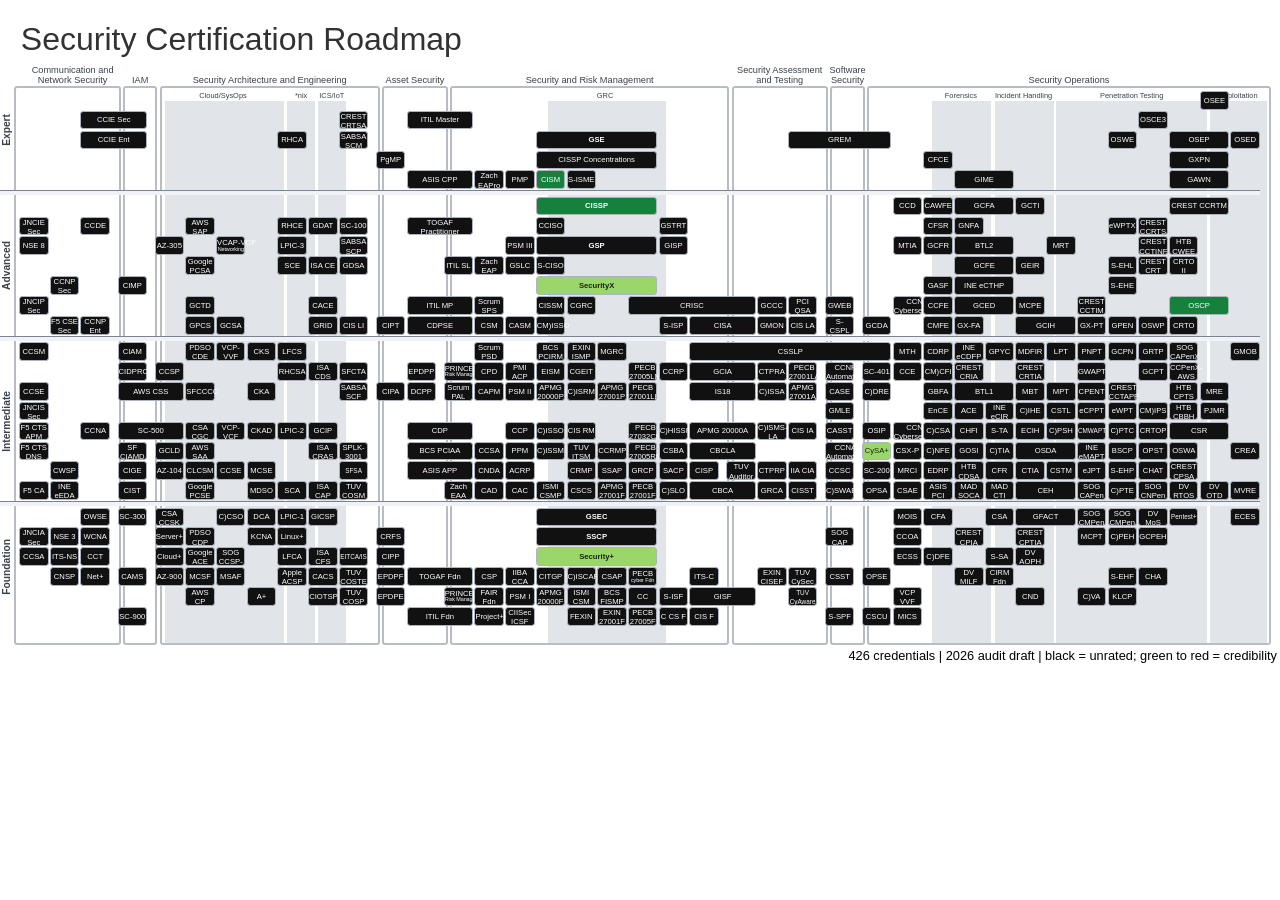
<file: index.html>
<!doctype html>
<html lang="en">
<head><meta charset="utf-8"><meta name="viewport" content="width=device-width, initial-scale=1"><title>Security Certification Roadmap</title></head>
<body>
<style>
    /* Set fill and line colors for certification boxes. dk suffix means "dark" for the line color. */
    :root {
            --green: #70AD47;
            --greendk: #548235;
            --teal: #008080;
            --tealdk: #003F3E;
            --orange: #fa8e36;
            --orangedk: #c06216;
            --orangelt: #fdeada;
            --yellow: #e4ac03;
            --yellowdk: #7F6000;
            --black: #2a2a2a;
            --blackdk: #000000; 
            --blacklt: #d9d9d9;
            --purple: #683e9b;
            --purpledk: #352647;
            --purplelt: #eddbff;
            --skyblue: #6bb3f6;
            --skybluedk: #2665a0;
            --blue: #2e5688;
            --bluedk: #1f3147;
            --bluelt: #dce6f2;
            --red: #c0514d;
            --reddk: #8c3736;
            --redlt: #f2dcdb;
            --magenta: #830083;
            --magentadk: #490e49;
    }

    /* I think this is vestigial April 2022
    .cert-body {
           margin-left: 6vmax;
            margin-right: 6vmax;
    }
    .cert-list {
            margin-left: 8vmax;
            margin-right: 6vmax;
    }
    */

    /* Style for the text at the bottom right of the chart */
    .key {
            color: #000000;
            padding: 0.2vmax;
            font-size: 1vmax;
            text-align: right;
            display: grid;
            grid-template-rows: 1.68vmax;
            grid-column-gap: 0.2vmax;
            grid-gap: 0.1vmax;
    }

    /* Primary style for the chart, which is the parent container for everything else. */
    .certchart {
            background: white;
            color: #323232;
            font-weight: 300;
            margin-top: 1vmax;
            margin-left: 1vmax;
            display: inline-flex;
            align-items: center;
            justify-content: center;
            text-align: center;
            font-family: "Segoe UI", "Calibri", Tahoma, "Geneva", Verdana, sans-serif;
            float: left;
    }
    
    /* Background grid for domain titles and borders */
    .certbg {
            background: #ffffff;
            justify-content: left;
            display: grid;
            position: relative;
            grid-template-columns: [silllevel] 0.8vmax [network] 7.5vmax [iam] 2.65vmax [engineer] 17.2vmax [asset] 5.1vmax [mgmt] 21.8vmax [testing] 7.5vmax [software] 2.7vmax [operations] 31.5vmax;
            grid-template-rows: [domain] 2vmax [chart] 43.7vmax;
            column-gap: 0.2vmax;
            /* row-gap: 0.2vmax; */
            white-space: pre-wrap;
            line-height: 130%;
            left: -0.7vmax;
    }
    
    /* Style for the title text of each domain */
    .domaintitle {
            font-weight: 450;
            font-size: 0.8vmax;
            text-align: center;
            align-content: bottom;
            justify-content: center;
            align-self: flex-end;
            display: flex;
            margin-bottom: 0.1vmax;
    }
    
    /* Styles for each certification domain box. This also allows for the placement of sub-domain shaded boxes. */
    .skilllevelcontainer {
            display: grid;
    }

    .networkcontainer {
            display: grid;
            border: 2px solid var(--green);
            border-radius: 0.25vmax;
    }
    
    .iamcontainer {
            display: grid;
            border: 2px solid var(--teal);
            border-radius: 0.25vmax;
    }
    
    .engineercontainer {
            display: grid;
            border: 2px solid var(--orange);
            border-radius: 0.25vmax;
            grid-template-columns: 2.3vmax 2.3vmax 2.2vmax 2.2vmax 2.2vmax 2.2vmax 2.2vmax;
            grid-template-rows: 1vmax auto;
            column-gap: 0.2vmax;
    }
    
    .assetcontainer {
            display: grid;
            border: 2px solid var(--yellow);
            border-radius: 0.25vmax;
    }
    
    .mgmtcontainer {
            display: grid;
            border: 2px solid var(--black);
            border-radius: 0.25vmax;
            grid-template-columns: 2.2vmax 2.2vmax 2.2vmax 2.2vmax 2.3vmax 2.2vmax 2.2vmax 2.2vmax 2.2vmax;
            grid-template-rows: 1vmax auto;
            column-gap: 0.2vmax;
    }
    
    .testingcontainer {
            display: grid;
            border: 2px solid var(--magenta);
            border-radius: 0.25vmax;
    }
    
    .softwarecontainer {
            display: grid;
            border: 2px solid var(--skyblue);
            border-radius: 0.25vmax;
    }
    
    .operationscontainer {
            display: grid;
            border: 2px solid var(--red);
            border-radius: 0.25vmax;
            grid-template-columns: 2.2vmax 2.2vmax 2.2vmax 2.3vmax 2.2vmax 2.3vmax 2.2vmax 2.2vmax 2.2vmax 2.2vmax 2.2vmax 2.2vmax 2.1vmax;
            grid-template-rows: 1vmax auto;
            column-gap: 0.2vmax;
    }
    
    /* Style for sub-domain titles. Mostly to allow for proper spanning. */
    .subtitle1 {
            font-weight: 400;
            font-size: 0.5vmax;
            text-align: center;
            align-content: bottom;
            justify-content: center;
            align-self: flex-end;
            display: flex;
    }
    
    .subtitle2 {
            font-weight: 400;
            font-size: 0.5vmax;
            text-align: center;
            align-content: bottom;
            justify-content: center;
            align-self: flex-end;
            display: flex;
            grid-column: span 2;
    }
    
    .subtitle3 {
            font-weight: 400;
            font-size: 0.5vmax;
            text-align: center;
            align-content: bottom;
            justify-content: center;
            align-self: flex-end;
            display: flex;
            grid-column: span 3;
    }

    .subtitle4 {
            font-weight: 400;
            font-size: 0.5vmax;
            text-align: center;
            align-content: bottom;
            justify-content: center;
            align-self: flex-end;
            display: flex;
            grid-column: span 4;
    } 
    .subtitle5 {
            font-weight: 400;
            font-size: 0.5vmax;
            text-align: center;
            align-content: bottom;
            justify-content: center;
            align-self: flex-end;
            display: flex;
            grid-column: span 5;
    }
    
    /* Style for certification boxes, separated by domain for proper coloring. Also used to indicate how many boxes to span the certs. */
    .engsubdomain1 {
            display: flex;
            background: var(--orangelt);
            column-gap: 1vmax;
    }
    
    .engsubdomain4 {
            display: flex;
            background: var(--orangelt);
            grid-column: span 4;
            column-gap: 1vmax;
            margin-left: 0.3vmax;
    }
    
    .mgmtsubdomain4 {
            display: flex;
            background: var(--blacklt);
            grid-column: span 4;
            column-gap: 1vmax;
			margin-left: 0.3vmax;
    }
    
    .bluesubdomain2 {
            display: flex;
            background: var(--bluelt);
            grid-column: span 2;
            margin-left: 0.1vmax;
    }
    
    .redsubdomain2 {
            display: flex;
            background: var(--redlt);
            grid-column: span 2;
            column-gap: 1vmax;
    }
    
    .redsubdomain5 {
            display: flex;
            background: var(--redlt);
            grid-column: span 5;
            column-gap: 1vmax;
    }

    /* Foreground grid for certification squares */
    .certcontainer {
            justify-content: center;
            text-align: center;
            align-content: center;
            line-height: 120%;
            display: grid;
            position: absolute;
            font-size:0.6vmax;
            top: 4.8vmax;
            left: -0.31vmax;
            grid-template-columns: [skilllevel] 1.7vmax [network] 2.3vmax 2.3vmax 2.3vmax .4vmax [iam] 2.3vmax .4vmax [engineer] 2.3vmax 2.3vmax 2.3vmax 2.3vmax 2.3vmax 2.3vmax 2.3vmax 0.4vmax [asset] 2.3vmax 2.3vmax 0.4vmax [mgmt] 2.3vmax 2.3vmax 2.3vmax 2.3vmax 2.3vmax 2.3vmax 2.3vmax 2.3vmax 2.3vmax 0.4vmax [testing] 2.3vmax 2.3vmax 2.3vmax 0.4vmax [software] 2.3vmax 0.4vmax [ops] 2.3vmax 2.3vmax 2.3vmax 2.3vmax 2.3vmax 2.3vmax 2.3vmax 2.3vmax 2.3vmax 2.3vmax 2.3vmax 2.3vmax 2.3vmax;
            grid-template-rows: repeat(27, 1.5vmax);
            column-gap: 0.1vmax;
            row-gap: 0.1vmax;
            white-space: pre-wrap;
    }
    
    /* Skill level grid overlayed on top of .certcontainer to show
    .skilllevel {
        justify-content: center;
        text-align: center;
        align-content: center;
        line-height: 120%;
        display: grid;
        position: absolute;
        font-size:0.6vmax;
        top: 3.5vmax;
        left: 2.6vmax;
        grid-template-columns: max-content;
        grid-template-rows: 13.5vmax 22.5vmax 7.5vmax;
        column-gap: 0.1vmax;
        row-gap: 0.1vmax;
        white-space: pre-wrap;        
    } */

    .spacer {
            background: none;
    }
    
    .spacer5 {
            background: none;
            grid-column: span 5;
    }
    
    .spacer10 {
            background: none;
            grid-column: span 10;
    }
    
    .skilllevelitem {
            transform: rotate(270deg);
            justify-items: right;
            align-items: flex-end;
            font-weight: 600;
            font-size: 0.8vmax;
            display: grid;
    }

    .networkitem1 {
            background: var(--green);
            color: #ffffff;
            font-weight: 400;
            align-items: center;
            justify-items: center;
            text-decoration: none;
            display: grid;
            border: 0.05vmax solid var(--greendk);
            border-radius: 0.25vmax;
    }
    
    .networkitem2 {
            background: var(--green);
            color: #ffffff;
            font-weight: 400;
            align-items: center;
            justify-items: center;
            text-decoration: none;
            display: grid;
            border: 0.05vmax solid var(--greendk);
            border-radius: 0.25vmax;
            grid-column: span 3;
    }
    
    .iamitem1 {
            background: var(--teal);
            color: #ffffff;
            font-weight: 400;
            align-items: center;
            justify-items: center;
            text-decoration: none;
            display: grid;
            border: 0.05vmax solid var(--tealdk);
            border-radius: 0.25vmax;
    }
    
    .engineeritem1 {
            background: var(--orange);
            color: #ffffff;
            font-weight: 400;
            align-items: center;
            justify-items: center;
            text-decoration: none;
            display: grid;
            border: 0.05vmax solid var(--orangedk);
            border-radius: 0.25vmax;
    }
    
    .engineeritem2 {
            background: var(--orange);
            color: #ffffff;
            font-weight: 400;
            align-items: center;
            justify-items: center;
            text-decoration: none;
            display: grid;
            border: 0.05vmax solid var(--orangedk);
            border-radius: 0.25vmax;
            grid-column: span 3;
    }
    
    .engineeritem3 {
            background: var(--orange);
            color: #ffffff;
            font-weight: 400;
            align-items: center;
            justify-items: center;
            text-decoration: none;
            display: grid;
            border: 0.05vmax solid var(--orangedk);
            border-radius: 0.25vmax;
            grid-column: span 5;
    }
    
    .engineeritem4 {
            background: var(--orange);
            color: #ffffff;
            font-weight: 400;
            align-items: center;
            justify-items: center;
            text-decoration: none;
            display: grid;
            border: 0.05vmax solid var(--orangedk);
            border-radius: 0.25vmax;
            grid-column: span 6;
    }
    
    .assetitem1 {
            background: var(--yellow);
            color: #ffffff;
            font-weight: 400;
            align-items: center;
            justify-items: center;
            text-decoration: none;
            display: grid;
            border: 0.05vmax solid var(--yellowdk);
            border-radius: 0.25vmax;
    }
    
    .assetitem2 {
            background: var(--yellow);
            color: #ffffff;
            font-weight: 400;
            align-items: center;
            justify-items: center;
            text-decoration: none;
            display: grid;
            border: 0.05vmax solid var(--yellowdk);
            border-radius: 0.25vmax;
            grid-column: span 3;
    }
    
    .mgmtitem1 {
            background: var(--black);
            color: #ffffff;
            font-weight: 400;
            align-items: center;
            justify-items: center;
            text-decoration: none;
            display: grid;
            border: 0.05vmax solid var(--blackdk);
            border-radius: 0.25vmax;
    }
    
    .mgmtitem2 {
            background: var(--black);
            color: #ffffff;
            font-weight: 400;
            align-items: center;
            justify-items: center;
            text-decoration: none;
            display: grid;
            border: 0.05vmax solid var(--blackdk);
            border-radius: 0.25vmax;
            grid-column: span 3;
    }

    .mgmtitem4x {
            background: var(--black);
            color: #ffffff;
            font-weight: 400;
            align-items: center;
            justify-items: center;
            text-decoration: none;
            display: grid;
            border: 0.05vmax solid var(--blackdk);
            border-radius: 0.25vmax;
            grid-column: span 4;
    }

    .mgmtitem3 {
            background: var(--black);
            color: #ffffff;
            font-weight: 400;
            align-items: center;
            justify-items: center;
            text-decoration: none;
            display: grid;
            border: 0.05vmax solid var(--blackdk);
            border-radius: 0.25vmax;
            grid-column: span 5;
    }
    
    .mgmtitem4 {
            background: var(--black);
            color: #ffffff;
            font-weight: 400;
            align-items: center;
            justify-items: center;
            text-decoration: none;
            display: grid;
            border: 0.05vmax solid var(--blackdk);
            border-radius: 0.25vmax;
            grid-column: span 6;
    }
    
    .mgmtitem5 {
            background: var(--black);
            color: #ffffff;
            font-weight: 400;
            align-items: center;
            justify-items: center;
            text-decoration: none;
            display: grid;
            border: 0.05vmax solid var(--blackdk);
            border-radius: 0.25vmax;
            grid-column: span 6;
    }
    
    .mgmtitem15 {
            background: var(--black);
            color: #ffffff;
            font-weight: 400;
            align-items: center;
            justify-items: center;
            text-decoration: none;
            display: grid;
            border: 0.05vmax solid var(--blackdk);
            border-radius: 0.25vmax;
            grid-column: span 19;
    }
    
    .mgmtitem17 {
            background: var(--black);
            color: #ffffff;
            font-weight: 400;
            align-items: center;
            justify-items: center;
            text-decoration: none;
            display: grid;
            border: 0.05vmax solid var(--blackdk);
            border-radius: 0.25vmax;
            grid-column: span 22;
    }
    .mgmtitemCASP {
            background: var(--black);
            color: #ffffff;
            font-weight: 400;
            align-items: center;
            justify-items: center;
            text-decoration: none;
            display: grid;
            border: 0.05vmax solid var(--blackdk);
            border-radius: 0.25vmax;
            grid-column: span 22;
    }   
    .mgmtitem25 {
            background: var(--black);
            color: #ffffff;
            font-weight: 400;
            align-items: center;
            justify-items: center;
            text-decoration: none;
            display: grid;
            border: 0.05vmax solid var(--blackdk);
            border-radius: 0.25vmax;
            grid-column: span 32;
    }
    
    .testitem1 {
            background: var(--purple);
            color: #ffffff;
            font-weight: 400;
            align-items: center;
            justify-items: center;
            text-decoration: none;
            display: grid;
            border: 0.05vmax solid var(--purpledk);
            border-radius: 0.25vmax;
    }
    
    .testitem2 {
            background: var(--purple);
            color: #ffffff;
            font-weight: 400;
            align-items: center;
            justify-items: center;
            text-decoration: none;
            display: grid;
            border: 0.05vmax solid var(--purpledk);
            border-radius: 0.25vmax;
            grid-column: span 3;
    }
    
    .softwareitem1 {
            background: var(--skyblue);
            color: #ffffff;
            font-weight: 400;
            align-items: center;
            justify-items: center;
            text-decoration: none;
            display: grid;
            border: 0.05vmax solid var(--skybluedk);
            border-radius: 0.25vmax;
    }
    
    .softwareitem2 {
            background: var(--skyblue);
            color: #ffffff;
            font-weight: 400;
            align-items: center;
            justify-items: center;
            text-decoration: none;
            display: grid;
            border: 0.05vmax solid var(--skybluedk);
            border-radius: 0.25vmax;
            grid-column: span 3;
    }
    
    .softwareitem6 {
            background: var(--skyblue);
            color: #ffffff;
            font-weight: 400;
            align-items: center;
            justify-items: center;
            text-decoration: none;
            display: grid;
            border: 0.05vmax solid var(--skybluedk);
            border-radius: 0.25vmax;
            grid-column: span 9;
    }
    
    .blueopsitem1 {
            background: var(--blue);
            color: #ffffff;
            font-weight: 400;
            align-items: center;
            justify-items: center;
            text-decoration: none;
            display: grid;
            border: 0.05vmax solid var(--bluedk);
            border-radius: 0.25vmax;
    }
    
    .blueopsitem2 {
            background: var(--blue);
            color: #ffffff;
            font-weight: 400;
            align-items: center;
            justify-items: center;
            text-decoration: none;
            display: grid;
            border: 0.05vmax solid var(--bluedk);
            border-radius: 0.25vmax;
            grid-column: span 2;
    }
    
    .blueopsitem3 {
            background: var(--blue);
            color: #ffffff;
            font-weight: 400;
            align-items: center;
            justify-items: center;
            text-decoration: none;
            display: grid;
            border: 0.05vmax solid var(--bluedk);
            border-radius: 0.25vmax;
            grid-column: span 5;
    }

    .blueopsitem9 {
            background: var(--blue);
            color: #ffffff;
            font-weight: 400;
            align-items: center;
            justify-items: center;
            text-decoration: none;
            display: grid;
            border: 0.05vmax solid var(--bluedk);
            border-radius: 0.25vmax;
            grid-column: span 11;
    }
    
    .redopsitem1 {
            background: var(--red);
            color: #ffffff;
            font-weight: 400;
            align-items: center;
            justify-items: center;
            text-decoration: none;
            display: grid;
            border: 0.05vmax solid var(--reddk);
            border-radius: 0.25vmax;
    }
    
    .redopsitem2 {
            background: var(--red);
            color: #ffffff;
            font-weight: 400;
            align-items: center;
            justify-items: center;
            text-decoration: none;
            display: grid;
            border: 0.05vmax solid var(--reddk);
            border-radius: 0.25vmax;
            grid-column: span 2;
    }
    
    .redopsitem3 {
            background: var(--red);
            color: #ffffff;
            font-weight: 400;
            align-items: center;
            justify-items: center;
            text-decoration: none;
            display: grid;
            border: 0.05vmax solid var(--reddk);
            border-radius: 0.25vmax;
            grid-column: span 3;
    }

    /* Draft of different tooltip
    .tooltiptext {
        visibility: hidden;
        background: inherit;
        color: inherit;
        text-align: left;
        padding: 0.3vmax;
        border-radius: 0.2vmax;
        
        position:absolute;
        bottom: 97%;
        left: 50%;
        margin-left: -17.8%;
    }
    
    .mgmtitem25:hover .tooltiptext {
        visibility: visible;
    }

    .tooltiptext::after {
        content: " ";
        position: absolute;
        top: 100%;
        left: 50%;
        margin-left: -5px;
        border-width: 5px;
        border-style: solid;
        border-color: black transparent transparent transparent;
    } */
    
    /* Certification tooltip hover text format */
    [tooltiptext]:before {
        position: absolute;
        content: attr(tooltiptext);
        width: max-content;
        height: max-content;
        padding: 0.4vmax;
        background: inherit;
        border: inherit;
        border-radius: 0.2vmax;
        color: inherit;
        text-align: left;
        display: none;
        font-size: 125%;
    }
    
    [tooltiptext]:hover:before {
        display: block;    
    }
    
    [tooltiptexttitle]:before {
        position: absolute;
        content: attr(tooltiptexttitle);
        width: 25vmax;
        height: max-content;
        padding: 0.4vmax;
        background: var(--black);
        border: var(--blackdk);
        border-radius: 0.2vmax;
        color: white;
        text-align: left;
        display: none;
        font-size: 100%;
        z-index: 1;

        top: 4.5%;
    }
    
    [tooltiptexttitle]:hover:before {
        display: block;    
    }
    
    [tooltiptexttitleleft]:before {
        position: absolute;
        content: attr(tooltiptexttitleleft);
        width: 25vmax;
        height: max-content;
        padding: 0.4vmax;
        background: var(--black);
        border: var(--blackdk);
        border-radius: 0.2vmax;
        color: white;
        text-align: left;
        display: none;
        font-size: 100%;
        z-index: 1;

        top: 4.5%;
        left: 0%;
    }

    [tooltiptexttitleleft]:hover:before {
        display: block;    
    }

    [tooltipleft]:before {
        position: absolute;
        content: attr(tooltipleft);
        width: max-content;
        height: max-content;
        padding: 0.4vmax;
        background: inherit;
        border: inherit;
        border-radius: 0.2vmax;
        color: inherit;
        text-align: left;
        display: none;
        font-size: 125%;
        line-height: 125%;

        left: 1%;
    }

    [tooltipleft]:hover:before {
        display: block;    
    }

    [tooltipright]:before {
        position: absolute;
        content: attr(tooltipright);
        width: max-content;
        height: max-content;
        padding: 0.4vmax;
        background: inherit;
        border: inherit;
        border-radius: 0.2vmax;
        color: inherit;
        text-align: left;
        display: none;
        font-size: 125%;
        line-height: 125%;

        right: 0%;
    }

    [tooltipright]:hover:before {
        display: block;    
    }

    /* Make a static image if horizontal screen is smaller than 898px (iPhone size is 898)*/
    #interactive {display: block;}
    #static {display: none;}
    
    @media screen and (max-width: 897px) {
    
      #interactive {display: none;}
      #static {display: block;}
    
    }
    
    /* Audit edition: original grid and labels, with four visibly separated levels. */
    .certcontainer {
      grid-template-rows:
        repeat(6, 1.455vmax) .4vmax
        repeat(7, 1.455vmax) .4vmax
        repeat(8, 1.455vmax) .4vmax
        repeat(6, 1.455vmax);
    }
    .certcontainer .tier-break {
      grid-column: 1 / -1;
      border-top: .07vmax solid #798492;
      background-color: #f0f2f5;
      min-width: 0;
    }
    /* The 2024 mobile bitmap was an external dependency; show the same actual chart offline. */
    #static { display:none !important; }
    #interactive { display:block !important; }
 
    /* Layout refinement: separation below original subtitle row. */
    .certcontainer { top: 5.55vmax; }

    /* Neutral domain/subdomain presentation. Tile credibility fills remain untouched. */
    .certbg .domaintitle,
    .certbg .subtitle1,
    .certbg .subtitle2,
    .certbg .subtitle3,
    .certbg .subtitle4,
    .certbg .subtitle5 { color: #39424c !important; }
    .certbg .networkcontainer,
    .certbg .iamcontainer,
    .certbg .engineercontainer,
    .certbg .assetcontainer,
    .certbg .mgmtcontainer,
    .certbg .testingcontainer,
    .certbg .softwarecontainer,
    .certbg .operationscontainer { border-color: #b8bdc5; }
    .certbg .engsubdomain1,
    .certbg .engsubdomain4,
    .certbg .mgmtsubdomain4,
    .certbg .bluesubdomain2,
    .certbg .redsubdomain2,
    .certbg .redsubdomain5 { background-color: #e1e4e9; }
    /* More compact domain headings, more legible subcategory labels. */
    /* Border-only adjustment: extend the network domain to the left.
       Its right boundary and every foreground tile remain unchanged. */
    .certbg .networkcontainer {
      margin-left: -.8vmax;
      width: calc(100% + .8vmax);
      box-sizing: border-box;
    }

    .certbg .domaintitle {
      font-size: .72vmax;
      line-height: 1.06;
      margin-bottom: .03vmax;
      padding: 0 .05vmax;
    }
    .certbg .subtitle1,
    .certbg .subtitle2,
    .certbg .subtitle3,
    .certbg .subtitle4,
    .certbg .subtitle5 {
      font-size: .58vmax;
      line-height: 1.14;
    }


    /* Original tile border colors encoded category; use one neutral outline instead.
       Fill and text color remain exclusively tied to the credibility score. */
    .certcontainer a[data-credential-id] {
      border-color: #aeb4bd;
    }

    /* Preserve original tile dimensions; reduce only long second-line text. */
    .certcontainer a.audit-two-line {
      grid-template-columns: minmax(0, 1fr);
      grid-template-rows: max-content max-content;
      justify-items: center;
      align-content: center;
      row-gap: 0;
      white-space: nowrap;
      line-height: 1;
    }
    .certcontainer a.audit-two-line > .audit-label-head {
      display: block;
      min-width: 0;
      max-width: 100%;
      font-size: 1em;
      white-space: nowrap;
    }
    .certcontainer a.audit-two-line > .audit-label-tail {
      display: block;
      min-width: 0;
      max-width: 100%;
      font-size: .43vmax;
      letter-spacing: -.01vmax;
      white-space: nowrap;
    }

    /* Difficulty labels are vertically centered in the full height of each band. */
    .difficulty-axis {
      position: absolute;
      top: 0;
      left: 0;
      width: 1.7vmax;
      display: grid;
      grid-template-rows:
        repeat(6, 1.455vmax) .4vmax
        repeat(7, 1.455vmax) .4vmax
        repeat(8, 1.455vmax) .4vmax
        repeat(6, 1.455vmax);
      row-gap: .1vmax;
      font-size: .8vmax;
      font-weight: 600;
      color: #39424c;
      pointer-events: none;
      z-index: 1;
    }
    .difficulty-axis .difficulty-band {
      display: flex;
      justify-content: center;
      align-items: center;
    }
    .difficulty-axis .difficulty-band span {
      writing-mode: vertical-rl;
      transform: rotate(180deg);
      white-space: nowrap;
    }
    .difficulty-axis .difficulty-expert { grid-row: 1 / span 6; }
    .difficulty-axis .difficulty-advanced { grid-row: 8 / span 7; }
    .difficulty-axis .difficulty-intermediate { grid-row: 16 / span 8; }
    .difficulty-axis .difficulty-foundation { grid-row: 25 / span 6; }

    </style>
    
    <div id="static" hidden></div>
    
    <div id="interactive" class="certchart">
        <div style="text-align:left;font-size:200%;font-weight:500;padding-bottom:0.2vmax;">Security Certification Roadmap

        </div>
        <!-- Begin Background Grid -->
            <div class="certbg"> <!-- Domain Title Row-->
                    <div class="domaintitle"></div>
                    <div class="domaintitle" style="color:var(--green);" tooltiptexttitleleft="     The communication and network security domain covers the ability to secure communication channels and networks. Topics include secure and converged protocols, wireless networks, cellular networks, hardware operation (warranty and redundant power) and third-party connectivity.  IP networking (IPSec, IPv4 and IPv6) are also included in this domain.">Communication and Network Security</div>
                    <div class="domaintitle" style="color:var(--teal);" tooltiptexttitleleft="     The identity and access management domain covers the attacks that target the human gateway to gain access to data. Other topics include ways to identify users with rights to access the information and servers. Identify and access management covers the topics of applications, Single sign-on authentication, privilege escalation, Kerberos, rule-based or risk-based access control, proofing and establishment of identity.">IAM</div>
                    <div class="domaintitle" style="color:var(--orange);" tooltiptexttitle="     The security architecture and engineering domain covers important topics concering security engineering plans, designs, and principles. Topics include assessing and mitigating information system vulnerabilities, fundamental concepts of security models and security architectures in critical areas like access control. Cloud systems, cryptography, system infiltrations (ransomware, fault-injection and more) and virtualized systems are also covered in this domain.">Security Architecture and Engineering</div>
                    <div class="domaintitle" style="color:var(--yellow);" tooltiptexttitle="     The Asset Security domain deals with the issues related to the collection, storage, maintenance, retention and destruction of data. It also covers knowledge of different roles regarding data handling (owner, controller and custodian) as well as data protection methods and data states. Other topics include resource provision, asset classification and data lifecycle management.">Asset Security</div>
                    <div class="domaintitle" style="color:var(--black);" tooltiptexttitle="     The security and risk management domain covers general on skills related to the implementation of user awareness programs as well as security procedures. Emphasis is also placed on risk management concerning the acquisition of new services, hardware and software (supply chain). Other skills include social engineering defense mechanisms.">Security and Risk Management</div>
                    <div class="domaintitle" style="color:var(--purple);" tooltiptexttitle="     The security assessment and testing domain deals with all the techniques and tools used to find system vulnerabilities, weaknesses and potential areas of concern not addressed by security procedures and policies. Attack simulations, vulnerability assessment, compliance checks, and ethical disclosure also fall under this domain.">Security Assessment and Testing</div>
                    <div class="domaintitle" style="color:var(--skyblue);" tooltiptexttitle="     The software development security domain deals with implementing software-based security protocols within environments for which the IT professional is responsible. Risk analysis, vulnerability identification and auditing of source codes are all covered in this subset. Additional topics include software-designed security, maturity models, development methodologies, open-source and third-party development security.">Software Security</div>
                    <div class="domaintitle" style="color:var(--red);" tooltiptexttitle="     The security operations domain covers topics ranging from investigations and digital forensic to detection and intrusion prevention tools, sandboxing and firewalls. Topics include user and entity behavior analytics, threat intelligence (threat hunting and threat feeds) log management, artifacts (mobile, computer and network), machine learning and AI-based tools, penetration testing, and exploitation development.">Security Operations</div>
                    <div class="skilllevel"></div>
                    <div class="networkcontainer"></div>
                    <div class="iamcontainer"></div>
                    <div class="engineercontainer">
                            <div class="subtitle4">Cloud/SysOps</div>
                            <div class="subtitle1">*nix</div>
                            <div class="subtitle1">ICS/IoT</div>
                            <div class="spacer"></div>
                            <div class="engsubdomain4"></div>
                            <div class="engsubdomain1"></div>
                            <div class="engsubdomain1"></div>
                            <div class="spacer"></div>
                    </div>
                    <div class="assetcontainer"></div>
                    <div class="mgmtcontainer">
                            <div class="spacer"></div>
                            <div class="spacer"></div>
                            <div class="spacer"></div>
                            <div class="subtitle4">GRC</div>
                            <div class="spacer"></div>
                            <div class="spacer"></div>
                            <div class="spacer"></div>
                            <div class="spacer"></div>
                            <div class="spacer"></div>
                            <div class="mgmtsubdomain4"></div>
                            <div class="spacer"></div>
                            <div class="spacer"></div>
                    </div>
                    <div class="testingcontainer"></div>
                    <div class="softwarecontainer"></div>
                    <div class="operationscontainer">
                            <div class="spacer"></div>
                            <div class="spacer"></div>
                            <div class="subtitle2">Forensics</div>
                            <div class="subtitle2">Incident Handling</div>
                            <div class="subtitle5">Penetration Testing</div>
                            <div class="subtitle2">Exploitation</div>
                            <div class="spacer"></div>
                            <div class="spacer"></div>
                            <div class="bluesubdomain2"></div>
                            <div class="bluesubdomain2"></div>
                            <div class="redsubdomain5"></div>
                            <div class="redsubdomain2"></div>
                    </div>                
            </div>
            <!-- Begin Foreground Grid -->
            <div class="certcontainer">
            <div class="difficulty-axis" aria-label="Difficulty levels">
                <div class="difficulty-band difficulty-expert"><span>Expert</span></div>
                <div class="difficulty-band difficulty-advanced"><span>Advanced</span></div>
                <div class="difficulty-band difficulty-intermediate"><span>Intermediate</span></div>
                <div class="difficulty-band difficulty-foundation"><span>Foundation</span></div>
            </div>
                    <!-- Row 1 (intentionally blank to make room for sub-domain titles)-->
                    <div class="spacer"></div>
                    <div class="spacer"></div>
                    <div class="spacer"></div>
                    <div class="spacer"></div>
                    <div class="spacer"></div>
                    <div class="spacer10"></div>
                    <div class="spacer10"></div>
                    <div class="spacer10"></div>
                    <div class="spacer10"></div>
                    <div class="spacer"></div>
                    <div class="spacer"></div>
                    <div class="spacer"></div>
                    <div class="spacer"></div>
                    <div class="spacer"></div>
                    <!-- Row 2 -->
                    <div class="spacer"></div>
                    <div class="spacer5"></div>
                    <div class="spacer5"></div>
                    <div class="spacer5"></div>
                    <div class="spacer5"></div>
                    <div class="spacer"></div>
                    <div class="spacer5"></div>
                    <div class="spacer5"></div>
                    <div class="spacer10"></div>
                    <a class="redopsitem1" href="https://www.offensive-security.com/awe-osee/" tooltipright="Offensive Security Exploitation Expert
Credibility: not yet assessed
Lifecycle: Active
Acquisition price: not verified" tabindex="0" target="_blank"  style="background-color:#111111;color:#ffffff;" data-credential-id="SRC-001">OSEE</a>
                    <div class="spacer"></div>
                    <!-- Row 3 -->
                    <div class="spacer"></div>
                    <div class="spacer"></div>
                    <div class="spacer"></div>
                    <a class="networkitem2" href="https://www.cisco.com/c/en/us/training-events/training-certifications/certifications/expert/ccie-security.html" tooltiptext="Cisco Certified Implementation Expert - Security
Credibility: not yet assessed
Lifecycle: Active
Minimum verified acquisition: $2,000" tabindex="0" target="_blank"  style="background-color:#111111;color:#ffffff;" data-credential-id="SRC-002">CCIE Sec</a>
                    <div class="spacer5"></div>
                    <div class="spacer"></div>
                    <div class="spacer"></div>
                    <a class="engineeritem1" href="https://www.crest-approved.org/examination/technical-security-architecture/index.html" tooltiptext="CREST Registered Technical Security Architect
Credibility: not yet assessed
Lifecycle: Active
Minimum verified acquisition: $2,300" tabindex="0" target="_blank"  style="background-color:#111111;color:#ffffff;" data-credential-id="SRC-003">CREST CRTSA</a>
                    <div class="spacer"></div>
                    <div class="spacer"></div>
                    <a class="mgmtitem2" href="https://www.axelos.com/certifications/itil-certifications/itil-master" tooltiptext="ITIL Master
Credibility: not yet assessed
Lifecycle: Active
Acquisition price: not verified" tabindex="0" target="_blank"  style="background-color:#111111;color:#ffffff;" data-credential-id="SRC-004">ITIL Master</a>
                    <div class="spacer10"></div>
                    <div class="spacer10"></div>
                    <div class="spacer"></div>
                    <div class="spacer"></div>
                    <div class="spacer"></div>
                    <div class="spacer"></div>
                    <a class="redopsitem1" href="https://help.offensive-security.com/hc/en-us/articles/4403282452628-What-is-OSCE3-" tooltiptext="Offensive Security Certified Expert 3
Credibility: not yet assessed
Lifecycle: Active
Minimum verified acquisition: $5,247" tabindex="0" target="_blank"  style="background-color:#111111;color:#ffffff;" data-credential-id="SRC-005">OSCE3</a>
                    <div class="spacer"></div>
                    <div class="spacer"></div>
                    <div class="spacer"></div>
                    <!-- Row 4 -->
                    <div class="spacer"></div>
                    <div class="spacer"></div>
                    <div class="spacer"></div>
                    <a class="networkitem2" href="https://www.cisco.com/c/en/us/training-events/training-certifications/certifications/expert/ccie-security-v2.html" tooltipleft="Cisco Certified Internetwork Expert - Enterprise Infrastructure
Credibility: not yet assessed
Lifecycle: Active
Minimum verified acquisition: $2,000" tabindex="0" target="_blank"  style="background-color:#111111;color:#ffffff;" data-credential-id="SRC-006">CCIE Ent</a>
                    <div class="spacer"></div>
                    <div class="spacer"></div>
                    <div class="spacer"></div>
                    <a class="engineeritem1" href="https://www.vmware.com/education-services/certification/vcdx-dcv.html" tooltiptext="VMware Certified Design Expert in Datacenter Virtualization
Credibility: not yet assessed
Lifecycle: Archived (removed from audit)
Acquisition price: not verified" tabindex="-1" target="_blank"  style="background-color:#111111;color:#ffffff;visibility:hidden;pointer-events:none;" data-credential-id="SRC-007">VCDX DCV</a>
                    <div class="spacer"></div>
                    <a class="engineeritem1" href="https://www.redhat.com/en/services/certification/rhca" tooltiptext="Red Hat Certified Architect
Credibility: not yet assessed
Lifecycle: Active
Minimum verified acquisition: $2,500" tabindex="0" target="_blank"  style="background-color:#111111;color:#ffffff;" data-credential-id="SRC-008">RHCA</a>
                    <div class="spacer"></div>
                    <a class="engineeritem1" href="https://sabsa.org/certification/" tooltiptext="SABSA Chartered Security Architect - Master Certificate
Credibility: not yet assessed
Lifecycle: Active
Acquisition price: not verified" tabindex="0" target="_blank"  style="background-color:#111111;color:#ffffff;" data-credential-id="SRC-009">SABSA SCM</a>
                    <div class="spacer5"></div>
                    <div class="spacer"></div>
                    <div class="spacer"></div>
                    <a class="mgmtitem4x" href="https://www.giac.org/get-certified/giac-portfolio-certifications/#GSE" tooltiptext="GIAC Security Expert
Credibility: not yet assessed
Lifecycle: Active
Acquisition price: not verified" tabindex="0" target="_blank"  style="background-color:#111111;color:#ffffff;" data-credential-id="SRC-010"><b>GSE</b></a>
                    <div class="spacer5"></div>
                    <a class="blueopsitem3" href="https://www.giac.org/certifications/reverse-engineering-malware-grem/" tooltiptext="GIAC Reverse Engineering Malware
Credibility: not yet assessed
Lifecycle: Active
Minimum verified acquisition: $999" tabindex="0" target="_blank"  style="background-color:#111111;color:#ffffff;" data-credential-id="SRC-011">GREM</a>
                    <div class="spacer"></div>
                    <div class="spacer"></div>
                    <div class="spacer"></div>
                    <div class="spacer"></div>
                    <div class="spacer"></div>
                    <div class="spacer"></div>
                    <div class="spacer"></div>
                    <a class="redopsitem1" href="https://www.offensive-security.com/awae-oswe/" tooltiptext="Offensive Security Web Expert
Credibility: not yet assessed
Lifecycle: Active
Minimum verified acquisition: $1,749" tabindex="0" target="_blank"  style="background-color:#111111;color:#ffffff;" data-credential-id="SRC-012">OSWE</a>
                    <div class="spacer"></div>
                    <a class="redopsitem2" href="https://www.offensive-security.com/pen300-osep/" tooltipright="Offensive Security Experienced Penetration Tester
Credibility: not yet assessed
Lifecycle: Active
Minimum verified acquisition: $1,749" tabindex="0" target="_blank"  style="background-color:#111111;color:#ffffff;" data-credential-id="SRC-013">OSEP</a>
                    <a class="redopsitem1" href="https://www.offensive-security.com/exp301-osed/" tooltipright="Offensive Security Exploit Developer
Credibility: not yet assessed
Lifecycle: Active
Minimum verified acquisition: $1,749" tabindex="0" target="_blank"  style="background-color:#111111;color:#ffffff;" data-credential-id="SRC-014">OSED</a>
                    <!-- Row 5 -->
                    <div class="spacer"></div>
                    <div class="spacer10"></div>
                    <div class="spacer"></div>
                    <div class="spacer"></div>
                    <div class="spacer"></div>
                    <div class="spacer"></div>
                    <a class="mgmtitem1" href="https://www.pmi.org/certifications/types/program-management-pgmp" tooltiptext="PMI Program Management Professional
Credibility: not yet assessed
Lifecycle: Active
Minimum verified acquisition: $1,000" tabindex="0" target="_blank"  style="background-color:#111111;color:#ffffff;" data-credential-id="SRC-015">PgMP</a>
                    <div class="spacer"></div>
                    <div class="spacer"></div>
                    <div class="spacer"></div>
                    <div class="spacer"></div>
                    <div class="spacer"></div>
                    <a class="mgmtitem4x" href="https://www.isc2.org/certifications" tooltiptext="ISC2 ISSAP / ISSEP / ISSMP advanced certifications
Credibility: not yet assessed
Lifecycle: Active
Minimum verified acquisition: $599" tabindex="0" target="_blank"  style="background-color:#111111;color:#ffffff;" data-credential-id="SRC-016">CISSP Concentrations</a>
                    <div class="spacer"></div>
                    <a class="mgmtitem1" href="https://www.ncsc.gov.uk/information/about-certified-professional-scheme" tooltiptext="NCSC Certified Cybersecurity Professional - Lead Practitioner
Credibility: not yet assessed
Lifecycle: Retired
Acquisition price: not verified" tabindex="-1" target="_blank"  style="visibility:hidden;pointer-events:none;background-color:#111111;color:#ffffff;" data-credential-id="SRC-017">NCSC CCPLP</a>
                    <div class="spacer5"></div>
                    <div class="spacer"></div>
                    <div class="spacer"></div>
                    <div class="spacer"></div>
                    <div class="spacer"></div>
                    <a class="blueopsitem1" href="https://www.iacis.com/certification/" tooltiptext="IACIS Certified Forensic Computer Examiner
Credibility: not yet assessed
Lifecycle: Active
Acquisition price: not verified" tabindex="0" target="_blank"  style="background-color:#111111;color:#ffffff;" data-credential-id="SRC-018">CFCE</a>
                    <div class="spacer5"></div>
                    <div class="spacer"></div>
                    <div class="spacer"></div>
                    <a class="redopsitem2" href="https://www.giac.org/certification/gxpn" tooltipright="GIAC Exploit Researcher and Advanced Penetration Tester
Credibility: not yet assessed
Lifecycle: Active
Minimum verified acquisition: $999" tabindex="0" target="_blank"  style="background-color:#111111;color:#ffffff;" data-credential-id="SRC-019">GXPN</a>
                    <div class="spacer"></div>
                    <!-- Row 6 -->
                    <div class="spacer"></div>
                    <div class="spacer5"></div>
                    <div class="spacer"></div>
                    <div class="spacer"></div>
                    <div class="spacer"></div>
                    <a class="engineeritem1" href="https://www.vmware.com/education-services/certification/vcap-dcv-design.html" tooltiptext="VMware Certified Implementation Expert in Datacenter Virtualization
Credibility: not yet assessed
Lifecycle: Archived (removed from audit)
Acquisition price: not verified" tabindex="-1" target="_blank"  style="background-color:#111111;color:#ffffff;visibility:hidden;pointer-events:none;" data-credential-id="SRC-020">VCIX DCV</a>
                    <div class="spacer"></div>
                    <div class="spacer"></div>
                    <div class="spacer"></div>
                    <div class="spacer"></div>
                    <div class="spacer"></div>
                    <div class="spacer"></div>
                    <a class="assetitem2" href="https://www.asisonline.org/certification/certified-protection-professional-cpp/" tooltiptext="ASIS Certified Protection Professional
Credibility: not yet assessed
Lifecycle: Active
Minimum verified acquisition: $910" tabindex="0" target="_blank"  style="background-color:#111111;color:#ffffff;" data-credential-id="SRC-021">ASIS CPP</a>
                    <a class="mgmtitem1" href="https://www.zachman.com/certification/what-we-certify/enterprise-architect" tooltiptext="Zachman Enterprise Architect Professional (Level 3)
Credibility: not yet assessed
Lifecycle: Active
Acquisition price: not verified" tabindex="0" target="_blank"  style="background-color:#111111;color:#ffffff;" data-credential-id="SRC-022">Zach EAPro</a>
                    <a class="mgmtitem1" href="https://www.pmi.org/certifications/project-management-pmp" tooltiptext="PMI Project Management Professional
Credibility: not yet assessed
Lifecycle: Active
Minimum verified acquisition: $655" tabindex="0" target="_blank"  style="background-color:#111111;color:#ffffff;" data-credential-id="SRC-023">PMP</a>
                    <a class="mgmtitem1" href="https://www.isaca.org/credentialing/cism" tooltiptext="Certified Information Security Manager
Credibility: 82/100 (provisional)
Lifecycle: Active
Acquisition price: not verified" tabindex="0" target="_blank"  style="background-color:#16803c;color:#ffffff;" data-credential-id="SRC-024">CISM</a>
                    <a class="mgmtitem1" href="https://www.seco-institute.org/certifications/information-security-certification-track/" tooltiptext="SECO Information Security Management Expert
Credibility: not yet assessed
Lifecycle: Active
Acquisition price: not verified" tabindex="0" target="_blank"  style="background-color:#111111;color:#ffffff;" data-credential-id="SRC-025">S-ISME</a>
                    <div class="spacer"></div>
                    <div class="spacer"></div>
                    <div class="spacer"></div>
                    <a class="mgmtitem1" href="https://www.ncsc.gov.uk/information/about-certified-professional-scheme" tooltiptext="NCSC Certified Cybersecurity Professional - Senior Practitioner
Credibility: not yet assessed
Lifecycle: Retired
Acquisition price: not verified" tabindex="-1" target="_blank"  style="visibility:hidden;pointer-events:none;background-color:#111111;color:#ffffff;" data-credential-id="SRC-026">NCSC CCPSP</a>
                    <div class="spacer5"></div>
		    <div class="spacer"></div>
		    <div class="spacer"></div>
		    <div class="spacer"></div>
		    <div class="spacer"></div>
                    <a class="blueopsitem1" href="https://www.csiac.org/certification/cybersecurity-forensic-analyst-csfa-certification/" tooltiptext="CSIAC CyberSecurity Forensic Analyst
Credibility: not yet assessed
Lifecycle: Archived (removed from audit)
Acquisition price: not verified" tabindex="-1" target="_blank"  style="background-color:#111111;color:#ffffff;visibility:hidden;pointer-events:none;" data-credential-id="SRC-027">CSFA</a>
                    <a class="blueopsitem2" href="https://www.giac.org/certifications/ios-macos-examiner-gime/" tooltiptext="GIAC iOS and MacOS Examiner
Credibility: not yet assessed
Lifecycle: Active
Minimum verified acquisition: $999" tabindex="0" target="_blank"  style="background-color:#111111;color:#ffffff;" data-credential-id="SRC-028">GIME</a>
                    <div class="spacer"></div>
		    <div class="spacer"></div>
		    <div class="spacer"></div>
		    <div class="spacer"></div>
		    <div class="spacer"></div>
                    <a class="redopsitem2" href="https://www.giac.org/certification/gawn" tooltipright="GIAC Assessing Wireless Networks
Credibility: not yet assessed
Lifecycle: Active
Minimum verified acquisition: $999" tabindex="0" target="_blank" style="background-color:#111111;color:#ffffff;" data-credential-id="SRC-029">GAWN</a>
                    <div class="spacer"></div>
                    <div class="tier-break" aria-hidden="true"></div>
                    <!-- Row 7 -->
                    <div class="spacer"></div>
                    <div class="spacer"></div>
                    <div class="spacer"></div>
                    <div class="spacer5"></div>
                    <div class="spacer5"></div>
                    <div class="spacer5"></div>
                    <div class="spacer"></div>
                    <div class="spacer"></div>
                    <div class="spacer"></div>
                    <a class="mgmtitem4x" href="https://www.isc2.org/Certifications/CISSP" tooltiptext="Certified Information Systems Security Professional
Credibility: 86/100 (provisional)
Lifecycle: Active
Minimum verified acquisition: $884" tabindex="0" target="_blank"  style="background-color:#16803c;color:#ffffff;" data-credential-id="SRC-030"><b>CISSP</b></a>
                    <div class="spacer5"></div>
                    <div class="spacer5"></div>
                    <a class="blueopsitem1" href="https://cyberdefenders.org/certifications/certified-cyberdefender-level2/" tooltiptext="Certified CyberDefender Level 2
Credibility: not yet assessed
Lifecycle: Active
Minimum verified acquisition: $1,499" tabindex="0" target="_blank" style="background-color:#111111;color:#ffffff;" data-credential-id="SRC-031">CCD</a>
                    <a class="blueopsitem1" href="https://www.iacis.com/certification/cawfe/" tooltiptext="IACIS Certified Advanced Windows Forensic Examiner
Credibility: not yet assessed
Lifecycle: Active
Acquisition price: not verified" tabindex="0" target="_blank"  style="background-color:#111111;color:#ffffff;" data-credential-id="SRC-032">CAWFE</a>
                    <a class="blueopsitem2" href="https://www.giac.org/certification/gcfa" tooltiptext="GIAC Certified Forensic Analyst
Credibility: not yet assessed
Lifecycle: Active
Minimum verified acquisition: $999" tabindex="0" target="_blank"  style="background-color:#111111;color:#ffffff;" data-credential-id="SRC-033">GCFA</a>
                    <a class="blueopsitem1" href="https://www.giac.org/certification/gcti" tooltiptext="GIAC Cyber Threat Intelligence
Credibility: not yet assessed
Lifecycle: Active
Minimum verified acquisition: $999" tabindex="0" target="_blank"  style="background-color:#111111;color:#ffffff;" data-credential-id="SRC-034">GCTI</a>
                    <div class="spacer"></div>
                    <div class="spacer"></div>
                    <div class="spacer"></div>
                    <div class="spacer"></div>
                    <a class="redopsitem2" href="https://www.crest-approved.org/skills-certifications-careers/crest-certifications/" tooltipright="CREST Certified Red Team Manager
Credibility: not yet assessed
Lifecycle: Active
Acquisition price: not verified" tabindex="0" target="_blank"  style="background-color:#111111;color:#ffffff;" data-credential-id="SRC-035">CREST CCRTM</a>
                    <div class="spacer"></div>
                    <!-- Row 8 -->
                    <div class="spacer"></div>
                    <a class="networkitem1" href="https://www.juniper.net/us/en/training/certification/certification-tracks/junos-security-track/?tab=jnciesec" tooltipleft="Juniper Networks Certified Internet Expert, Security
Credibility: not yet assessed
Lifecycle: Active
Minimum verified acquisition: $2,500" tabindex="0" target="_blank"  style="background-color:#111111;color:#ffffff;" data-credential-id="SRC-036">JNCIE Sec</a>
                    <div class="spacer"></div>
                    <a class="networkitem1" href="https://www.cisco.com/c/en/us/training-events/training-certifications/certifications/expert/ccde.html" tooltiptext="Cisco Certified Design Expert
Credibility: not yet assessed
Lifecycle: Active
Minimum verified acquisition: $2,050" tabindex="0" target="_blank"  style="background-color:#111111;color:#ffffff;" data-credential-id="SRC-037">CCDE</a>
                    <div class="spacer"></div>
                    <div class="spacer"></div>
                    <div class="spacer"></div>
                    <div class="spacer"></div>
                    <a class="engineeritem1" href="https://aws.amazon.com/certification/certified-solutions-architect-professional/" tooltiptext="Amazon Web Services Certified Solutions Architect - Professional
Credibility: not yet assessed
Lifecycle: Active
Minimum verified acquisition: $300" tabindex="0" target="_blank"  style="background-color:#111111;color:#ffffff;" data-credential-id="SRC-038">AWS SAP</a>
                    <div class="spacer"></div>
                    <div class="spacer"></div>
                    <a class="engineeritem1" href="https://www.redhat.com/en/services/certification/rhce" tooltiptext="Red Hat Certified Engineer
Credibility: not yet assessed
Lifecycle: Active
Minimum verified acquisition: $1,000" tabindex="0" target="_blank"  style="background-color:#111111;color:#ffffff;" data-credential-id="SRC-039">RHCE</a>
                    <a class="engineeritem1" href="https://www.giac.org/certification/defending-advanced-threats-gdat" tooltiptext="GIAC Defending Advanced Threats
Credibility: not yet assessed
Lifecycle: Active
Minimum verified acquisition: $999" tabindex="0" target="_blank"  style="background-color:#111111;color:#ffffff;" data-credential-id="SRC-040">GDAT</a>
                    <a class="engineeritem1" href="https://docs.microsoft.com/en-us/certifications/exams/sc-100" tooltiptext="Microsoft Cybersecurity Architect Expert
Credibility: not yet assessed
Lifecycle: Active
Minimum verified acquisition: $330" tabindex="0" target="_blank"  style="background-color:#111111;color:#ffffff;" data-credential-id="SRC-041">SC-100</a>
                    <div class="spacer"></div>
                    <div class="spacer"></div>
                    <a class="mgmtitem2" href="https://www.opengroup.org/certifications/togaf" tooltiptext="TOGAF Enterprise Architecture Practitioner
Credibility: not yet assessed
Lifecycle: Active
Minimum verified acquisition: $610" tabindex="0" target="_blank"  style="background-color:#111111;color:#ffffff;" data-credential-id="SRC-042">TOGAF Practitioner</a>
                    <div class="spacer"></div>
                    <div class="spacer"></div>
                    <a class="mgmtitem1" href="https://ciso.eccouncil.org/cciso-certification/" tooltiptext="EC Council Certified Information Security Officer
Credibility: not yet assessed
Lifecycle: Active
Acquisition price: not verified" tabindex="0" target="_blank"  style="background-color:#111111;color:#ffffff;" data-credential-id="SRC-043">CCISO</a>
                    <a class="mgmtitem1" href="https://www.exin.com/certifications/information-security-management-expert-based-isoiec-27001-exam" tooltiptext="EXIN Information Security Management Expert
Credibility: not yet assessed
Lifecycle: Retired
Acquisition price: not verified" tabindex="-1" target="_blank"  style="visibility:hidden;pointer-events:none;background-color:#111111;color:#ffffff;" data-credential-id="SRC-044">EEXIN ISM</a>
                    <div class="spacer"></div>
                    <div class="spacer"></div>
                    <a class="mgmtitem1" href="https://www.giac.org/certification/gstrt" tooltiptext="GIAC Strategic Planning, Policy and Leadership
Credibility: not yet assessed
Lifecycle: Active
Minimum verified acquisition: $999" tabindex="0" target="_blank"  style="background-color:#111111;color:#ffffff;" data-credential-id="SRC-045">GSTRT</a>
                    <a class="mgmtitem1" href="https://www.ncsc.gov.uk/information/about-certified-professional-scheme" tooltiptext="NCSC Certified Cybersecurity Professional - Practitioner
Credibility: not yet assessed
Lifecycle: Retired
Acquisition price: not verified" tabindex="-1" target="_blank"  style="visibility:hidden;pointer-events:none;background-color:#111111;color:#ffffff;" data-credential-id="SRC-046">NCSC CCPP</a>
                    <div class="spacer"></div>
                    <div class="spacer"></div>
                    <div class="spacer"></div>
                    <a class="testitem1" href="https://www.giac.org/certification/gsna" tooltiptext="GIAC Systems and Network Auditor
Credibility: not yet assessed
Lifecycle: In abeyance
Acquisition price: not verified" tabindex="-1" target="_blank"  style="visibility:hidden;pointer-events:none;background-color:#111111;color:#ffffff;" data-credential-id="SRC-047">GSNA</a>
                    <div class="spacer5"></div>
                     <a class="blueopsitem1" href="https://www.opentext.com/products-and-solutions/services/training-and-learning-services/encase-training/forensic-security-responder-certification" tooltiptext="OpenText Certified Forensic Security Responder
Credibility: not yet assessed
Lifecycle: Active
Acquisition price: not verified" tabindex="0" target="_blank"  style="background-color:#111111;color:#ffffff;" data-credential-id="SRC-048">CFSR</a>
                    <a class="blueopsitem1" href="https://www.giac.org/certification/network-forensic-analyst-gnfa" tooltiptext="GIAC Network Forensic Analyst
Credibility: not yet assessed
Lifecycle: Active
Minimum verified acquisition: $999" tabindex="0" target="_blank"  style="background-color:#111111;color:#ffffff;" data-credential-id="SRC-049">GNFA</a>
                    <div class="spacer"></div>
		    <div class="spacer"></div>
                    <div class="spacer"></div>
                    <div class="spacer"></div>
                    <a class="redopsitem1" href="https://elearnsecurity.com/product/ewptxv2-certification/" tooltiptext="eLearnSecurity Web Application Penetration Tester eXtreme
Credibility: not yet assessed
Lifecycle: Active
Minimum verified acquisition: $799" tabindex="0" target="_blank"  style="background-color:#111111;color:#ffffff;" data-credential-id="SRC-050">eWPTX</a>
                    <a class="redopsitem1" href="https://www.crest-approved.org/skills-certifications-careers/crest-certifications/" tooltiptext="CREST Certified Red Team Specialist
Credibility: not yet assessed
Lifecycle: Active
Acquisition price: not verified" tabindex="0" target="_blank"  style="background-color:#111111;color:#ffffff;" data-credential-id="SRC-051">CREST CCRTS</a>
                    <div class="spacer"></div>
                    <div class="spacer"></div>
                    <div class="spacer"></div>
                    <!-- Row 9 -->
                    <div class="spacer"></div>
                    <a class="networkitem1" href="https://helpdesk.training.fortinet.com/support/solutions/articles/73000665774-what-will-happen-to-my-existing-certifications-and-which-new-certification-will-i-receive-on-july-15" tooltipleft="Fortinet NSE 8 in Cybersecurity (Cybersecurity Expert)
Credibility: not yet assessed
Lifecycle: Active
Minimum verified acquisition: $2,520" tabindex="0" target="_blank"  style="background-color:#111111;color:#ffffff;" data-credential-id="SRC-052">NSE 8</a>
                    <div class="spacer5"></div>
                    <a class="engineeritem1" href="https://docs.microsoft.com/en-us/learn/certifications/azure-solutions-architect?wt.mc_id=learningredirect_certs-web-wwl" tooltiptext="Microsoft Azure Solutions Architect Expert
Credibility: not yet assessed
Lifecycle: Active
Minimum verified acquisition: $330" tabindex="0" target="_blank"  style="background-color:#111111;color:#ffffff;" data-credential-id="SRC-053">AZ-305</a>
                    <div class="spacer"></div>
                    <a class="engineeritem1 audit-two-line" href="https://blogs.vmware.com/cloud-foundation/2026/08/12/level-up-learning-and-certification-highlights-at-vmware-explore-2026/" tooltiptext="VMware Certified Advanced Professional – VMware Cloud Foundation Networking
Credibility: not yet assessed
Lifecycle: Active
Minimum verified acquisition: $250" tabindex="0" target="_blank"  style="background-color:#111111;color:#ffffff;" data-credential-id="SRC-054"><span class="audit-label-head">VCAP-VCF</span><span class="audit-label-tail">Networking</span></a>
                    <div class="spacer"></div>
                    <a class="engineeritem1" href="https://www.lpi.org/our-certifications/lpic-3-303-overview" tooltiptext="Linux Professional Institute Certified: 303 Security
Credibility: not yet assessed
Lifecycle: Active
Minimum verified acquisition: $200" tabindex="0" target="_blank"  style="background-color:#111111;color:#ffffff;" data-credential-id="SRC-055">LPIC-3</a>
                    <div class="spacer"></div>
                    <a class="engineeritem1" href="https://sabsa.org/certification/" tooltiptext="SABSA Chartered Security Architect - Practitioner Certificate
Credibility: not yet assessed
Lifecycle: Active
Acquisition price: not verified" tabindex="0" target="_blank"  style="background-color:#111111;color:#ffffff;" data-credential-id="SRC-056">SABSA SCP</a>
                    <div class="spacer"></div>
                    <div class="spacer"></div>
                    <div class="spacer"></div>
                    <div class="spacer"></div>
                    <div class="spacer"></div>
                    <div class="spacer"></div>
                    <a class="mgmtitem1" href="https://www.scrum.org/assessments/professional-scrum-master-iii-certification" tooltiptext="Scrum.org Professional Scrum Master III
Credibility: not yet assessed
Lifecycle: Active
Minimum verified acquisition: $500" tabindex="0" target="_blank"  style="background-color:#111111;color:#ffffff;" data-credential-id="SRC-057">PSM III</a>
                    <a class="mgmtitem4x" href="https://www.giac.org/get-certified/giac-portfolio-certifications/#gsp" tooltiptext="GIAC Security Professional
Credibility: not yet assessed
Lifecycle: Active
Acquisition price: not verified" tabindex="0" target="_blank"  style="background-color:#111111;color:#ffffff;" data-credential-id="SRC-058"><b>GSP</b></a>
                    <a class="mgmtitem1" href="https://www.giac.org/certification/gisp" tooltiptext="GIAC Information Security Professional
Credibility: not yet assessed
Lifecycle: Active
Minimum verified acquisition: $999" tabindex="0" target="_blank"  style="background-color:#111111;color:#ffffff;" data-credential-id="SRC-059">GISP</a>
                    <div class="spacer5"></div>
                    <div class="spacer"></div>
                    <div class="spacer"></div>
                    <div class="spacer"></div>
                    <div class="spacer"></div>
                    <a class="blueopsitem1" href="https://www.mosse-institute.com/certifications/mtia-certified-threat-intelligence-analyst.html" tooltiptext="Mosse Institute Certified Threat Intelligence Analyst Certification
Credibility: not yet assessed
Lifecycle: Active
Minimum verified acquisition: $595" tabindex="0" target="_blank" style="background-color:#111111;color:#ffffff;" data-credential-id="SRC-060">MTIA</a>
		    <a class="blueopsitem1" href="https://www.giac.org/certifications/cloud-forensics-responder-gcfr/" tooltiptext="GIAC Cloud Forensics Responder
Credibility: not yet assessed
Lifecycle: Active
Minimum verified acquisition: $999" tabindex="0" target="_blank"  style="background-color:#111111;color:#ffffff;" data-credential-id="SRC-061">GCFR</a>
                    <a class="blueopsitem2" href="https://securityblue.team/btl2/" tooltiptext="Security Blue Team Level 2
Credibility: not yet assessed
Lifecycle: Active
Acquisition price: not verified" tabindex="0" target="_blank" style="background-color:#111111;color:#ffffff;" data-credential-id="SRC-062">BTL2</a>
                    <div class="spacer"></div>
                    <a class="redopsitem1" href="https://www.mosse-institute.com/certifications/mrt-certified-red-teamer.html" tooltiptext="Mosse Institute Certified Red Teamer Certification
Credibility: not yet assessed
Lifecycle: Active
Minimum verified acquisition: $699" tabindex="0" target="_blank" style="background-color:#111111;color:#ffffff;" data-credential-id="SRC-063">MRT</a>
                    <div class="spacer"></div>
                    <div class="spacer"></div>
                    <a class="redopsitem1" href="hhttps://www.crest-approved.org/certification-careers/crest-certifications/crest-certified-infrastructure-tester" tooltiptext="CREST Certified Infrastructure Tester
Credibility: not yet assessed
Lifecycle: Active
Acquisition price: not verified" tabindex="0" target="_blank"  style="background-color:#111111;color:#ffffff;" data-credential-id="SRC-064">CREST CCTINF</a>
                    <a class="redopsitem1" href="https://academy.hackthebox.com/preview/certifications/htb-certified-web-exploitation-expert" tooltiptext="Hack the Box Certified Web Exploitation Expert
Credibility: not yet assessed
Lifecycle: Active
Minimum verified acquisition: $445" tabindex="0" target="_blank"  style="background-color:#111111;color:#ffffff;" data-credential-id="SRC-065">HTB CWEE</a>
                    <div class="spacer"></div>
                    <div class="spacer"></div>
                    <!-- Row 10 -->
                    <div class="spacer"></div>
                    <div class="spacer"></div>
                    <div class="spacer5"></div>
                    <div class="spacer"></div>
                    <a class="engineeritem1" href="https://cloud.google.com/certification/cloud-architect" tooltiptext="Google Professional Cloud Architect
Credibility: not yet assessed
Lifecycle: Active
Minimum verified acquisition: $200" tabindex="0" target="_blank"  style="background-color:#111111;color:#ffffff;" data-credential-id="SRC-066">Google PCSA</a>
                    <div class="spacer"></div>
                    <div class="spacer"></div>
                    <a class="engineeritem1" href="https://www.suse.com/training/exam/sce-sles-15/" tooltiptext="SUSE Certified Engineer
Credibility: not yet assessed
Lifecycle: Active
Minimum verified acquisition: $344" tabindex="0" target="_blank"  style="background-color:#111111;color:#ffffff;" data-credential-id="SRC-067">SCE</a>
                    <a class="engineeritem1" href="https://www.isa.org/training-and-certifications/isa-certification/isa99iec-62443/isa99iec-62443-cybersecurity-certificate-programs/" tooltiptext="ISA Cybersecurity Expert
Credibility: not yet assessed
Lifecycle: Active
Acquisition price: not verified" tabindex="0" target="_blank"  style="background-color:#111111;color:#ffffff;" data-credential-id="SRC-068">ISA CE</a>
                    <a class="engineeritem1" href="https://www.giac.org/certification/defensible-security-architecture-gdsa" tooltiptext="GIAC Defensible Security Architecture
Credibility: not yet assessed
Lifecycle: Active
Minimum verified acquisition: $999" tabindex="0" target="_blank"  style="background-color:#111111;color:#ffffff;" data-credential-id="SRC-069">GDSA</a>
                    <div class="spacer"></div>
                    <div class="spacer"></div>
                    <div class="spacer"></div>
                    <div class="spacer"></div>
                    <a class="mgmtitem1" href="https://www.axelos.com/certifications/itil-certifications/itil-strategic-leader-itil-4" tooltiptext="ITIL Strategic Leader
Credibility: not yet assessed
Lifecycle: Active
Acquisition price: not verified" tabindex="0" target="_blank"  style="background-color:#111111;color:#ffffff;" data-credential-id="SRC-070">ITIL SL</a>
                    <a class="mgmtitem1" href="https://www.zachman.com/certification/what-we-certify/enterprise-architect" tooltiptext="Zachman Enterprise Architect Practitioner (Level 2)
Credibility: not yet assessed
Lifecycle: Active
Acquisition price: not verified" tabindex="0" target="_blank"  style="background-color:#111111;color:#ffffff;" data-credential-id="SRC-071">Zach EAP</a>
                    <a class="mgmtitem1" href="https://www.giac.org/certification/gslc" tooltiptext="GIAC Security Leadership Certification
Credibility: not yet assessed
Lifecycle: Active
Minimum verified acquisition: $999" tabindex="0" target="_blank"  style="background-color:#111111;color:#ffffff;" data-credential-id="SRC-072">GSLC</a>
                    <a class="mgmtitem1" href="https://www.seco-institute.org/certifications/information-security-certification-track/" tooltiptext="SECO Certified Information Security Officer
Credibility: not yet assessed
Lifecycle: Active
Acquisition price: not verified" tabindex="0" target="_blank"  style="background-color:#111111;color:#ffffff;" data-credential-id="SRC-073">S-CISO</a>
                    <div class="spacer10"></div>
                    <div class="spacer"></div>
                    <div class="spacer"></div>
                    <div class="spacer"></div>
                    <div class="spacer"></div>
                    <div class="spacer"></div>
                    <a class="blueopsitem2" href="https://www.giac.org/certification/gcfe" tooltiptext="GIAC Cerified Forensics Examiner
Credibility: not yet assessed
Lifecycle: Active
Minimum verified acquisition: $999" tabindex="0" target="_blank"  style="background-color:#111111;color:#ffffff;" data-credential-id="SRC-074">GCFE</a>
                    <a class="blueopsitem1" href="https://www.giac.org/certifications/enterprise-incident-responder-geir/" tooltiptext="GIAC Enterprise Incident Response
Credibility: not yet assessed
Lifecycle: Active
Minimum verified acquisition: $999" tabindex="0" target="_blank"  style="background-color:#111111;color:#ffffff;" data-credential-id="SRC-075">GEIR</a>
                    <a class="redopsitem1" href="https://www.pentesteracademy.com/gcb" tooltiptext="Pentester Academy Certified Enterprise Security Specialist
Credibility: not yet assessed
Lifecycle: Archived (removed from audit)
Acquisition price: not verified" tabindex="-1" target="_blank"  style="background-color:#111111;color:#ffffff;visibility:hidden;pointer-events:none;" data-credential-id="SRC-076">PACES</a>
                    <div class="spacer"></div>
                    <a class="redopsitem1" href="https://www.dnv.com/training/path-ethical-hacking/" tooltiptext="SECO Ethical Hacking Leader
Credibility: not yet assessed
Lifecycle: Active
Acquisition price: not verified" tabindex="0" target="_blank"  style="background-color:#111111;color:#ffffff;" data-credential-id="SRC-077">S-EHL</a>
                    <a class="redopsitem1" href="https://www.crest-approved.org/certification-careers/crest-certifications/crest-registered-penetration-tester" tooltiptext="CREST Registered Penetration Tester
Credibility: not yet assessed
Lifecycle: Active
Acquisition price: not verified" tabindex="0" target="_blank"  style="background-color:#111111;color:#ffffff;" data-credential-id="SRC-078">CREST CRT</a>
                    <a class="redopsitem1" href="https://training.zeropointsecurity.co.uk/pages/exams" tooltiptext="Zero-Point Security Red Team Lead
Credibility: not yet assessed
Lifecycle: Active
Acquisition price: not verified" tabindex="0" target="_blank"  style="background-color:#111111;color:#ffffff;" data-credential-id="SRC-079">CRTO II</a>
                    <a class="redopsitem1" href="https://www.mosse-institute.com/certifications/mcd-certified-code-deobfuscation-specialist.html" tooltipright="Mosse Institute Certified Code Deobfuscation Specialist Certification
Credibility: not yet assessed
Lifecycle: Archived (removed from audit)
Acquisition price: not verified" tabindex="-1" target="_blank" style="background-color:#111111;color:#ffffff;visibility:hidden;pointer-events:none;" data-credential-id="SRC-080">MCD</a>
                    <div class="spacer"></div>
                    <!-- Row 11 -->
                    <div class="spacer"></div>
                    <div class="spacer"></div>
                    <a class="networkitem1" href="https://www.cisco.com/c/en/us/training-events/training-certifications/certifications/professional/ccnp-security-v2.html" tooltipleft="Cisco Certified Network Professional - Security
Credibility: not yet assessed
Lifecycle: Active
Minimum verified acquisition: $700" tabindex="0" target="_blank"  style="background-color:#111111;color:#ffffff;" data-credential-id="SRC-081">CCNP Sec</a>
                    <div class="spacer"></div>
                    <div class="spacer"></div>
                    <a class="iamitem1" href="https://www.identitymanagementinstitute.org/cimp/" tooltiptext="Identify Management Institute Certified Identity Management Professional
Credibility: not yet assessed
Lifecycle: Active
Minimum verified acquisition: $390" tabindex="0" target="_blank"  style="background-color:#111111;color:#ffffff;" data-credential-id="SRC-082">CIMP</a>
                    <div class="spacer"></div>
                    <div class="spacer"></div>
                    <div class="spacer5"></div>
                    <div class="spacer5"></div>
                    <div class="spacer"></div>
                    <div class="spacer"></div>
                    <div class="spacer"></div>
                    <a class="mgmtitem4x" href="https://www.comptia.org/certifications/comptia-advanced-security-practitioner" tooltiptext="CompTIA SecurityX
Credibility: 76/100 (provisional)
Lifecycle: Active
Acquisition price: not verified" tabindex="0" target="_blank"  style="background-color:#9bd66a;color:#172412;" data-credential-id="SRC-083"><b>SecurityX</b></a>
                    <div class="spacer5"></div>
                    <div class="spacer5"></div>
                    <div class="spacer"></div>
                    <a class="blueopsitem1" href="https://www.giac.org/certification/advanced-smartphone-forensics-gasf" tooltiptext="GIAC Advanced Smartphone Forensics
Credibility: not yet assessed
Lifecycle: Active
Minimum verified acquisition: $999" tabindex="0" target="_blank"  style="background-color:#111111;color:#ffffff;" data-credential-id="SRC-084">GASF</a>
                    <a class="blueopsitem2" href="https://security.ine.com/certifications/ecthp-certification/" tooltiptext="INE Threat Hunting Professional (eCTHP)
Credibility: not yet assessed
Lifecycle: Active
Minimum verified acquisition: $799" tabindex="0" target="_blank"  style="background-color:#111111;color:#ffffff;" data-credential-id="SRC-085">INE eCTHP</a>
                    <div class="spacer"></div>
		    <div class="spacer"></div>
                    <div class="spacer"></div>
                    <a class="redopsitem1" href="https://www.seco-institute.org/certifications/ethical-hacking-certification-track/" tooltiptext="SECO Ethical Hacker Expert
Credibility: not yet assessed
Lifecycle: Active
Acquisition price: not verified" tabindex="0" target="_blank"  style="background-color:#111111;color:#ffffff;" data-credential-id="SRC-086">S-EHE</a>
                    <div class="spacer"></div>
                    <div class="spacer"></div>
                    <div class="spacer"></div>
                    <div class="spacer"></div>
                    <!-- Row 12 -->
                    <div class="spacer"></div>
                    <a class="networkitem1" href="https://www.juniper.net/us/en/training/certification/certification-tracks/junos-security-track/?tab=jncip-sec" tooltipleft="Juniper Networks Certified Internet Professional, Security
Credibility: not yet assessed
Lifecycle: Active
Minimum verified acquisition: $900" tabindex="0" target="_blank"  style="background-color:#111111;color:#ffffff;" data-credential-id="SRC-087">JNCIP Sec</a>
                    <a class="networkitem1" href="https://www.paloaltonetworks.com/services/education/certification#pcnse" tooltipleft="Palo Alto Networks Certified Network Security Engineer
Credibility: not yet assessed
Lifecycle: Retired
Acquisition price: not verified" tabindex="-1" target="_blank"  style="visibility:hidden;pointer-events:none;background-color:#111111;color:#ffffff;" data-credential-id="SRC-088">PCNSE</a>
                    <a class="networkitem1" href="https://training.fortinet.com/local/staticpage/view.php?page=fcss_zta" tooltiptext="Fortinet Certified Solution Specialist - Zero Trust Access
Credibility: not yet assessed
Lifecycle: Retired
Acquisition price: not verified" tabindex="-1" target="_blank"  style="visibility:hidden;pointer-events:none;background-color:#111111;color:#ffffff;" data-credential-id="SRC-089">FCSS ZTA</a>
                    <div class="spacer"></div>
                    <a class="iamitem1" href="https://training.fortinet.com/local/staticpage/view.php?page=fcss_SASE" tooltiptext="Fortinet Certified Solution Specialist - Secure Access Service Edge
Credibility: not yet assessed
Lifecycle: Retired
Acquisition price: not verified" tabindex="-1" target="_blank"  style="visibility:hidden;pointer-events:none;background-color:#111111;color:#ffffff;" data-credential-id="SRC-090">FCSS SASE</a>
                    <div class="spacer"></div>
                    <a class="engineeritem1" href="https://training.fortinet.com/local/staticpage/view.php?page=fcss_public_cloud_security" tooltiptext="Fortinet Certified Solution Specialist - Public Cloud Security
Credibility: not yet assessed
Lifecycle: Retired
Acquisition price: not verified" tabindex="-1" target="_blank"  style="visibility:hidden;pointer-events:none;background-color:#111111;color:#ffffff;" data-credential-id="SRC-091">FCSS PCS</a>
                    <a class="engineeritem1" href="https://www.giac.org/certifications/cloud-threat-detection-gctd/" tooltiptext="GIAC Cloud Threat Detection
Credibility: not yet assessed
Lifecycle: Active
Minimum verified acquisition: $999" tabindex="0" target="_blank"  style="background-color:#111111;color:#ffffff;" data-credential-id="SRC-092">GCTD</a>
                    <div class="spacer"></div>
                    <div class="spacer"></div>
                    <div class="spacer"></div>
                    <a class="engineeritem1" href="https://www.exidacace.com/Apply/CACE" tooltiptext="Excida IEC 62443 Certified Automation Cybersecurity Expert
Credibility: not yet assessed
Lifecycle: Active
Acquisition price: not verified" tabindex="0" target="_blank"  style="background-color:#111111;color:#ffffff;" data-credential-id="SRC-093">CACE</a>
                    <div class="spacer"></div>
                    <div class="spacer"></div>
                    <div class="spacer"></div>
                    <a class="mgmtitem2" href="https://www.axelos.com/certifications/itil-certifications/itil-managing-professional-itil-4" tooltiptext="ITIL Managing Professional
Credibility: not yet assessed
Lifecycle: Active
Acquisition price: not verified" tabindex="0" target="_blank"  style="background-color:#111111;color:#ffffff;" data-credential-id="SRC-094">ITIL MP</a>
                    <a class="mgmtitem1" href="https://www.scrum.org/scaled-professional-scrum-certification" tooltiptext="Scrum Scaled Professional Scrum
Credibility: not yet assessed
Lifecycle: Active
Minimum verified acquisition: $250" tabindex="0" target="_blank"  style="background-color:#111111;color:#ffffff;" data-credential-id="SRC-095">Scrum SPS</a>
                    <a class="mgmtitem1" href="https://www.giac.org/certification/law-data-security-investigations-gleg" tooltiptext="GIAC Law of Data Security and Investigations
Credibility: not yet assessed
Lifecycle: In abeyance
Acquisition price: not verified" tabindex="-1" target="_blank"  style="visibility:hidden;pointer-events:none;background-color:#111111;color:#ffffff;" data-credential-id="SRC-096">GLEG</a>
                    <a class="mgmtitem1" href="https://gaqm.org/certifications/information_systems_security/cissm" tooltiptext="GAQM Certified Information Systems Security Manager
Credibility: not yet assessed
Lifecycle: Active
Acquisition price: not verified" tabindex="0" target="_blank"  style="background-color:#111111;color:#ffffff;" data-credential-id="SRC-097">CISSM</a>
                    <a class="mgmtitem1" href="https://www.isc2.org/Certifications/CGRC" tooltiptext="(ISC)2 Certified in Governance, Risk and Compliance
Credibility: not yet assessed
Lifecycle: Active
Minimum verified acquisition: $734" tabindex="0" target="_blank"  style="background-color:#111111;color:#ffffff;" data-credential-id="SRC-098">CGRC</a>
                    <div class="spacer"></div>
                    <a class="mgmtitem3" href="https://www.isaca.org/credentialing/crisc" tooltiptext="ISACA Certified in Risk and Information Systems Control
Credibility: not yet assessed
Lifecycle: Active
Acquisition price: not verified" tabindex="0" target="_blank"  style="background-color:#111111;color:#ffffff;" data-credential-id="SRC-099">CRISC</a>
                    <a class="testitem1" href="https://www.giac.org/certification/critical-controls-certification-gccc" tooltiptext="GIAC Critical Controls Certification
Credibility: not yet assessed
Lifecycle: Active
Minimum verified acquisition: $999" tabindex="0" target="_blank"  style="background-color:#111111;color:#ffffff;" data-credential-id="SRC-100">GCCC</a>
                    <a class="testitem1" href="https://www.pcisecuritystandards.org/assessors_and_solutions/become_qsa/" tooltiptext="PCI Qualified Security Assessor
Credibility: not yet assessed
Lifecycle: Active
Acquisition price: not verified" tabindex="0" target="_blank"  style="background-color:#111111;color:#ffffff;" data-credential-id="SRC-101">PCI QSA</a>
                    <div class="spacer"></div>
                    <a class="softwareitem1" href="https://www.giac.org/certification/certified-web-application-defender-gweb" tooltiptext="GIAC Certified Web Application Defender
Credibility: not yet assessed
Lifecycle: Active
Minimum verified acquisition: $999" tabindex="0" target="_blank"  style="background-color:#111111;color:#ffffff;" data-credential-id="SRC-102">GWEB</a>
                    <div class="spacer"></div>
                    <div class="spacer"></div>
                    <a class="blueopsitem1" href="https://blogs.cisco.com/learning/lead-the-ai-era-meet-learn-with-cisco-at-cisco-live-amsterdam-2026" tooltiptext="Cisco Certified Network Professional Cybersecurity
Credibility: not yet assessed
Lifecycle: Active
Minimum verified acquisition: $700" tabindex="0" target="_blank"  style="background-color:#111111;color:#ffffff;" data-credential-id="SRC-103">CCNP Cybersecurity</a>
                    <a class="blueopsitem1" href="https://app.infosecinstitute.com/portal/courses/a0t1A000009H5RcQAK" tooltiptext="Infosec Institute Certified Computer Forensics Examiner
Credibility: not yet assessed
Lifecycle: Active
Acquisition price: not verified" tabindex="0" target="_blank"  style="background-color:#111111;color:#ffffff;" data-credential-id="SRC-104">CCFE</a>
                    <a class="blueopsitem2" href="https://www.giac.org/certification/certified-enterprise-defender-gced" tooltiptext="GIAC Certified Enterprise Defender
Credibility: not yet assessed
Lifecycle: Active
Minimum verified acquisition: $999" tabindex="0" target="_blank"  style="background-color:#111111;color:#ffffff;" data-credential-id="SRC-105">GCED</a>
                    <a class="blueopsitem1" href="https://www.mosse-institute.com/certifications/mcpe-certified-cyber-protection-expert.html" tooltiptext="Mosse Institute Certified Cyber Protection Expert
Credibility: not yet assessed
Lifecycle: Active
Minimum verified acquisition: $800" tabindex="0" target="_blank"  style="background-color:#111111;color:#ffffff;" data-credential-id="SRC-106">MCPE</a>
                    <div class="spacer"></div>
                    <a class="redopsitem1" href="https://www.crest-approved.org/certification-careers/crest-certifications/crest-certified-threat-intelligence-manager" tooltiptext="CREST Certified Threat Intelligence Manager
Credibility: not yet assessed
Lifecycle: Active
Acquisition price: not verified" tabindex="0" target="_blank"  style="background-color:#111111;color:#ffffff;" data-credential-id="SRC-107">CREST CCTIM</a>
                    <div class="spacer"></div>
                    <div class="spacer"></div>
                    <a class="redopsitem2" href="https://www.offensive-security.com/pwk-oscp/" tooltipright="OffSec Certified Professional (OSCP)
Credibility: 80/100 (provisional)
Lifecycle: Active
Minimum verified acquisition: $1,699" tabindex="0" target="_blank"  style="background-color:#16803c;color:#ffffff;" data-credential-id="SRC-108">OSCP</a>
                    <div class="spacer"></div>
                    <!-- Row 13 -->
                    <div class="spacer"></div>
                    <div class="spacer"></div>
                    <a class="networkitem1" href="https://view.ceros.com/f5/certification-roadmap/p/9?heightOverride=740" tooltipleft="F5 Big-IP Certified Solution Expert - Security
Credibility: not yet assessed
Lifecycle: Active
Minimum verified acquisition: $610" tabindex="0" target="_blank"  style="background-color:#111111;color:#ffffff;" data-credential-id="SRC-109">F5 CSE Sec</a>
                    <a class="networkitem1" href="https://www.cisco.com/c/en/us/training-events/training-certifications/certifications/professional/ccnp-enterprise.html" tooltipleft="Cisco Certified Network Professional - Enterprise
Credibility: not yet assessed
Lifecycle: Active
Minimum verified acquisition: $700" tabindex="0" target="_blank"  style="background-color:#111111;color:#ffffff;" data-credential-id="SRC-110">CCNP Ent</a>
                    <div class="spacer"></div>
                    <a class="engineeritem2" href="https://docs.microsoft.com/en-us/learn/certifications/m365-enterprise-administrator" tooltiptext="Microsoft 365 Identity and Services
Credibility: not yet assessed
Lifecycle: Retired
Acquisition price: not verified" tabindex="-1" target="_blank"  style="visibility:hidden;pointer-events:none;background-color:#111111;color:#ffffff;" data-credential-id="SRC-111">MS-100</a>
                    <a class="engineeritem1" href="https://www.giac.org/certifications/public-cloud-security-gpcs/" tooltiptext="GIAC Public Cloud Security
Credibility: not yet assessed
Lifecycle: Active
Minimum verified acquisition: $999" tabindex="0" target="_blank"  style="background-color:#111111;color:#ffffff;" data-credential-id="SRC-112">GPCS</a>
                    <a class="engineeritem1" href="https://www.giac.org/certification/cloud-security-automation-gcsa" tooltiptext="GIAC Cloud Security Automation
Credibility: not yet assessed
Lifecycle: Active
Minimum verified acquisition: $999" tabindex="0" target="_blank"  style="background-color:#111111;color:#ffffff;" data-credential-id="SRC-113">GCSA</a>
                    <a class="engineeritem1" href="https://www.giac.org/certifications/certified-windows-security-administrator-gcwn/" tooltiptext="GIAC Certified Windows Security Administrator
Credibility: not yet assessed
Lifecycle: In abeyance
Acquisition price: not verified" tabindex="-1" target="_blank"  style="visibility:hidden;pointer-events:none;background-color:#111111;color:#ffffff;" data-credential-id="SRC-114">GCWN</a>
                    <div class="spacer"></div>
                    <a class="engineeritem1" href="https://www.giac.org/certification/response-industrial-defense-grid" tooltiptext="GIAC Response and Industrial Defense
Credibility: not yet assessed
Lifecycle: Active
Minimum verified acquisition: $999" tabindex="0" target="_blank"  style="background-color:#111111;color:#ffffff;" data-credential-id="SRC-115">GRID</a>
                    <a class="engineeritem1" href="https://www.itgovernance.co.uk/shop/product/certified-iso-27001-isms-lead-implementer-training-course" tooltiptext="IBITGQ Certified ISO 27001 Information Security Management Specialist Lead Implementer
Credibility: not yet assessed
Lifecycle: Active
Acquisition price: not verified" tabindex="0" target="_blank"  style="background-color:#111111;color:#ffffff;" data-credential-id="SRC-116">CIS LI</a>
                    <div class="spacer"></div>
                    <a class="assetitem1" href="https://iapp.org/certify/cipt/" tooltiptext="IAPP Certified Information Privacy Technologist
Credibility: not yet assessed
Lifecycle: Active
Minimum verified acquisition: $800" tabindex="0" target="_blank"  style="background-color:#111111;color:#ffffff;" data-credential-id="SRC-117">CIPT</a>
                    <a class="assetitem2" href="https://www.isaca.org/credentialing/certified-data-privacy-solutions-engineer" tooltiptext="ISACA Certified Data Privacy Solutions Engineer
Credibility: not yet assessed
Lifecycle: Active
Acquisition price: not verified" tabindex="0" target="_blank"  style="background-color:#111111;color:#ffffff;" data-credential-id="SRC-118">CDPSE</a>
                    <a class="mgmtitem1" href="https://gaqm.org/certifications/scrum_agile/csm" tooltiptext="GAQM Certified Scrum Master
Credibility: not yet assessed
Lifecycle: Active
Acquisition price: not verified" tabindex="0" target="_blank"  style="background-color:#111111;color:#ffffff;" data-credential-id="SRC-119">CSM</a>
                    <a class="mgmtitem1" href="https://gaqm.org/certifications/scrum_agile/casm" tooltiptext="GAQM Certified Agile Scrum Master
Credibility: not yet assessed
Lifecycle: Active
Acquisition price: not verified" tabindex="0" target="_blank"  style="background-color:#111111;color:#ffffff;" data-credential-id="SRC-120">CASM</a>
                    <a class="mgmtitem1" href="https://www.mile2.com/master-certifications/" tooltiptext="Mile2 Certified Master Information Systems Security Officer
Credibility: not yet assessed
Lifecycle: Active
Acquisition price: not verified" tabindex="0" target="_blank"  style="background-color:#111111;color:#ffffff;" data-credential-id="SRC-121">CM)ISSO</a>
                    <div class="spacer"></div>
                    <div class="spacer"></div>
                    <div class="spacer"></div>
                    <a class="mgmtitem1" href="https://www.seco-institute.org/certifications/information-security-certification-track/" tooltiptext="SECO Information Security Practitioner
Credibility: not yet assessed
Lifecycle: Active
Acquisition price: not verified" tabindex="0" target="_blank"  style="background-color:#111111;color:#ffffff;" data-credential-id="SRC-122">S-ISP</a>
                    <a class="testitem2" href="https://www.isaca.org/credentialing/cisa" tooltiptext="ISACA Certified Information Systems Auditor
Credibility: not yet assessed
Lifecycle: Active
Acquisition price: not verified" tabindex="0" target="_blank"  style="background-color:#111111;color:#ffffff;" data-credential-id="SRC-123">CISA</a>
                    <a class="testitem1" href="https://www.giac.org/certification/continuous-monitoring-certification-gmon" tooltiptext="GIAC Continuous Monitoring
Credibility: not yet assessed
Lifecycle: Active
Minimum verified acquisition: $999" tabindex="0" target="_blank"  style="background-color:#111111;color:#ffffff;" data-credential-id="SRC-124">GMON</a>
                    <a class="testitem1" href="https://www.itgovernance.co.uk/shop/product/certified-iso-27001-isms-lead-auditor-training-course" tooltiptext="IBITGQ Certified ISO 27001 Information Security Management Specialist Lead Auditor
Credibility: not yet assessed
Lifecycle: Active
Acquisition price: not verified" tabindex="0" target="_blank"  style="background-color:#111111;color:#ffffff;" data-credential-id="SRC-125">CIS LA</a>
                    <div class="spacer"></div><a class="softwareitem1" href="https://www.seco-institute.org/certifications/certified-secure-software-developer/" tooltiptext="SECO Secure Programming Certified Leader
Credibility: not yet assessed
Lifecycle: Active
Acquisition price: not verified" tabindex="0" target="_blank"  style="background-color:#111111;color:#ffffff;" data-credential-id="SRC-126">S-CSPL</a>
                    <div class="spacer"></div>
                    <a class="blueopsitem1" href="https://www.giac.org/certification/certified-detection-analyst-gcda" tooltiptext="GIAC Certified Detection Analyst
Credibility: not yet assessed
Lifecycle: Active
Minimum verified acquisition: $999" tabindex="0" target="_blank" style="background-color:#111111;color:#ffffff;" data-credential-id="SRC-127">GCDA</a>
                    <div class="spacer"></div>
                    <a class="blueopsitem1" href="https://app.infosecinstitute.com/portal/courses/a0t1A000009H6juQAC" tooltiptext="Infosec Institute Certified Mobile Forensics Examiner
Credibility: not yet assessed
Lifecycle: Active
Acquisition price: not verified" tabindex="0" target="_blank"  style="background-color:#111111;color:#ffffff;" data-credential-id="SRC-128">CMFE</a>
                    <a class="blueopsitem1" href="https://www.giac.org/certifications/experienced-forensics-analyst-gxfa/" tooltiptext="GIAC Experienced Forensics Analyst
Credibility: not yet assessed
Lifecycle: Active
Minimum verified acquisition: $1,299" tabindex="0" target="_blank"  style="background-color:#111111;color:#ffffff;" data-credential-id="SRC-129">GX-FA</a>
                    <div class="spacer"></div>
                    <a class="blueopsitem2" href="https://www.giac.org/certification/gcih" tooltiptext="GIAC Certified Incident Handler
Credibility: not yet assessed
Lifecycle: Active
Minimum verified acquisition: $999" tabindex="0" target="_blank"  style="background-color:#111111;color:#ffffff;" data-credential-id="SRC-130">GCIH</a>
                    <a class="redopsitem1" href="https://www.giac.org/certifications/experienced-penetration-tester-gxpt/" tooltiptext="GIAC Experienced Penetration Tester
Credibility: not yet assessed
Lifecycle: Active
Minimum verified acquisition: $1,299" tabindex="0" target="_blank"  style="background-color:#111111;color:#ffffff;" data-credential-id="SRC-131">GX-PT</a>
                    <a class="redopsitem1" href="https://www.giac.org/certification/gpen" tooltiptext="GIAC Certified Penetration Tester
Credibility: not yet assessed
Lifecycle: Active
Minimum verified acquisition: $999" tabindex="0" target="_blank"  style="background-color:#111111;color:#ffffff;" data-credential-id="SRC-132">GPEN</a>
                    <a class="redopsitem1" href="https://www.offensive-security.com/wifu-oswp/" tooltiptext="Offensive Security Wireless Professional
Credibility: not yet assessed
Lifecycle: Active
Minimum verified acquisition: $899" tabindex="0" target="_blank"  style="background-color:#111111;color:#ffffff;" data-credential-id="SRC-133">OSWP</a>
                    <a class="redopsitem1" href="https://courses.zeropointsecurity.co.uk/courses/red-team-ops" tooltipright="Zero Point Security Certified Red Team Operator
Credibility: not yet assessed
Lifecycle: Active
Acquisition price: not verified" tabindex="0" target="_blank"  style="background-color:#111111;color:#ffffff;" data-credential-id="SRC-134">CRTO</a>
                    <div class="spacer"></div>
                    <div class="spacer"></div>
                    <div class="tier-break" aria-hidden="true"></div>
                    <!-- Row 14 -->
                    <div class="spacer"></div>
                    <a class="networkitem1" href="https://training-certifications.checkpoint.com/#/courses/Check%20Point%20Certified%20Master%20(CCSM)%20R80.x" tooltipleft="Checkpoint Certified Security Master
Credibility: not yet assessed
Lifecycle: Active
Acquisition price: not verified" tabindex="0" target="_blank"  style="background-color:#111111;color:#ffffff;" data-credential-id="SRC-135">CCSM</a>
                    <a class="networkitem1" href="https://www.paloaltonetworks.com/services/education/certification" tooltipleft="Palo Alto Certified Cloud Security Automation Engineer
Credibility: not yet assessed
Lifecycle: Retired
Acquisition price: not verified" tabindex="-1" target="_blank"  style="visibility:hidden;pointer-events:none;background-color:#111111;color:#ffffff;" data-credential-id="SRC-136">PCSAE</a>
                    <a class="networkitem1" href="https://www.paloaltonetworks.com/services/education/certification" tooltipleft="Prisma Certified Cloud Security Engineer
Credibility: not yet assessed
Lifecycle: Retired
Acquisition price: not verified" tabindex="-1" target="_blank"  style="visibility:hidden;pointer-events:none;background-color:#111111;color:#ffffff;" data-credential-id="SRC-137">PCCSE</a>
                    <div class="spacer"></div>
                    <a class="iamitem1" href="https://www.identitymanagementinstitute.org/ciam/" tooltiptext="Identify Management Institute Certified Identify and Access Manager
Credibility: not yet assessed
Lifecycle: Active
Minimum verified acquisition: $390" tabindex="0" target="_blank"  style="background-color:#111111;color:#ffffff;" data-credential-id="SRC-138">CIAM</a>
                    <div class="spacer"></div>
                    <a class="engineeritem1" href="https://training.fortinet.com/local/staticpage/view.php?page=fcss_security_operations" tooltiptext="Fortinet Certified Solution Specialist - Security Operations
Credibility: not yet assessed
Lifecycle: Retired
Acquisition price: not verified" tabindex="-1" target="_blank"  style="visibility:hidden;pointer-events:none;background-color:#111111;color:#ffffff;" data-credential-id="SRC-139">FCSS SO</a>
                    <a class="engineeritem1" href="https://www.practical-devsecops.com/certified-devsecops-expert" tooltiptext="PDSO Certified DevSecOps Expert
Credibility: not yet assessed
Lifecycle: Active
Minimum verified acquisition: $1,019.15" tabindex="0" target="_blank"  style="background-color:#111111;color:#ffffff;" data-credential-id="SRC-140">PDSO CDE</a>
                    <a class="engineeritem1" href="https://www.vmware.com/education-services/certification/vcp-dcv.html" tooltiptext="VMware Certified Professional – VMware vSphere Foundation Administrator
Credibility: not yet assessed
Lifecycle: Active
Minimum verified acquisition: $250" tabindex="0" target="_blank"  style="background-color:#111111;color:#ffffff;" data-credential-id="SRC-141">VCP-VVF</a>
                     <a class="engineeritem1" href="https://www.cncf.io/certification/cks/" tooltiptext="Cloud Native Computing Foundation Certified Kubernetes Security Specialist
Credibility: not yet assessed
Lifecycle: Active
Minimum verified acquisition: $825" tabindex="0" target="_blank"  style="background-color:#111111;color:#ffffff;" data-credential-id="SRC-142">CKS</a>
                            <a class="engineeritem1" href="https://training.linuxfoundation.org/certification/linux-foundation-certified-sysadmin-lfcs/" tooltiptext="Linux Foundation Certified System Administrator
Credibility: not yet assessed
Lifecycle: Active
Minimum verified acquisition: $445" tabindex="0" target="_blank"  style="background-color:#111111;color:#ffffff;" data-credential-id="SRC-143">LFCS</a>
                    <a class="engineeritem1" href="https://training.fortinet.com/local/staticpage/view.php?page=fcss_ot_security" tooltiptext="Fortinet Certified Solution Specialist - OT Security
Credibility: not yet assessed
Lifecycle: Retired
Acquisition price: not verified" tabindex="-1" target="_blank"  style="visibility:hidden;pointer-events:none;background-color:#111111;color:#ffffff;" data-credential-id="SRC-144">FCSS OT</a>
                    <a class="engineeritem4" href="https://app.infosecinstitute.com/portal/courses/a0tC0000000Fp4JIAS" tooltiptext="Infosec Institute Certified SCADA Security Architect
Credibility: not yet assessed
Lifecycle: Archived (removed from audit)
Acquisition price: not verified" tabindex="-1" target="_blank"  style="background-color:#111111;color:#ffffff;visibility:hidden;pointer-events:none;" data-credential-id="SRC-145">CSSA</a>
                    <a class="mgmtitem1" href="https://www.scrum.org/professional-scrum-developer-certification" tooltiptext="Scrum Professional Scrum Developer
Credibility: not yet assessed
Lifecycle: Active
Minimum verified acquisition: $200" tabindex="0" target="_blank"  style="background-color:#111111;color:#ffffff;" data-credential-id="SRC-146">Scrum PSD</a>
                    <a class="mgmtitem1" href="https://www.giac.org/certification/gcpm" tooltiptext="GIAC Certified Project Manager
Credibility: not yet assessed
Lifecycle: In abeyance
Acquisition price: not verified" tabindex="-1" target="_blank"  style="visibility:hidden;pointer-events:none;background-color:#111111;color:#ffffff;" data-credential-id="SRC-147">GCPM</a>
                    <a class="mgmtitem1" href="https://www.bcs.org/get-qualified/certifications-for-professionals/information-security-and-ccp-scheme-certifications/bcs-practitioner-certificate-in-information-risk-management/" tooltiptext="BCS Practitioner Certificate in Information Risk Management
Credibility: not yet assessed
Lifecycle: Active
Acquisition price: not verified" tabindex="0" target="_blank"  style="background-color:#111111;color:#ffffff;" data-credential-id="SRC-148">BCS PCIRM</a>
                    <a class="mgmtitem1" href="https://www.exin.com/certifications/information-security-management-professional-based-isoiec-27001-exam" tooltiptext="EXIN Information Security Management Professional based on ISO/IEC 27001
Credibility: not yet assessed
Lifecycle: Active
Acquisition price: not verified" tabindex="0" target="_blank"  style="background-color:#111111;color:#ffffff;" data-credential-id="SRC-149">EXIN ISMP</a>
                    <a class="mgmtitem1" href="https://www.mosse-institute.com/certifications/mgrc-certified-grc-practitioner.html" tooltiptext="MCSI Certified GRC Expert
Credibility: not yet assessed
Lifecycle: Active
Minimum verified acquisition: $595" tabindex="0" target="_blank" style="background-color:#111111;color:#ffffff;" data-credential-id="SRC-150">MGRC</a>
                    <div class="spacer"></div>
                    <div class="spacer"></div>
                    <a class="softwareitem6" href="https://www.isc2.org/Certifications/CSSLP" tooltiptext="(ISC)2 Certified Secure Software Lifecycle Professional
Credibility: not yet assessed
Lifecycle: Active
Minimum verified acquisition: $734" tabindex="0" target="_blank"  style="background-color:#111111;color:#ffffff;" data-credential-id="SRC-151">CSSLP</a>
                    <a class="blueopsitem1" href="https://www.mosse-institute.com/certifications/mth-certified-threat-hunter.html" tooltiptext="Mosse Institute Certified Threat Hunter Certification
Credibility: not yet assessed
Lifecycle: Active
Minimum verified acquisition: $595" tabindex="0" target="_blank" style="background-color:#111111;color:#ffffff;" data-credential-id="SRC-152">MTH</a>
                    <a class="blueopsitem1" href="https://app.infosecinstitute.com/portal/courses/a0tC0000000FovhIAC" tooltiptext="Infosec Institute Certified Data Recovery Professional
Credibility: not yet assessed
Lifecycle: Active
Acquisition price: not verified" tabindex="0" target="_blank"  style="background-color:#111111;color:#ffffff;" data-credential-id="SRC-153">CDRP</a>
                    <a class="blueopsitem1" href="https://security.ine.com/certifications/ecdfp-certification/" tooltiptext="INE Digital Forensics Professional (eCDFP)
Credibility: not yet assessed
Lifecycle: Active
Minimum verified acquisition: $799" tabindex="0" target="_blank"  style="background-color:#111111;color:#ffffff;" data-credential-id="SRC-154">INE eCDFP</a>
                    <a class="blueopsitem1" href="https://www.giac.org/certification/python-coder-gpyc" tooltiptext="GIAC Python Coder
Credibility: not yet assessed
Lifecycle: Active
Acquisition price: not verified" tabindex="0" target="_blank"  style="background-color:#111111;color:#ffffff;" data-credential-id="SRC-155">GPYC</a>
                    <a class="blueopsitem1" href="https://www.mosse-institute.com/certifications/mdfir-certified-dfir-specialist.html" tooltiptext="Mosse Institute Certified DFIR Specialist
Credibility: not yet assessed
Lifecycle: Active
Minimum verified acquisition: $699" tabindex="0" target="_blank" style="background-color:#111111;color:#ffffff;" data-credential-id="SRC-156">MDFIR</a>
                    <a class="redopsitem1" href="https://www.eccouncil.org/programs/licensed-penetration-tester-lpt-master/" tooltiptext="EC Council Licensed Penetration Tester
Credibility: not yet assessed
Lifecycle: Active
Acquisition price: not verified" tabindex="0" target="_blank"  style="background-color:#111111;color:#ffffff;" data-credential-id="SRC-157">LPT</a>
                    <a class="redopsitem1" href="https://certifications.tcm-sec.com/pnpt/" tooltiptext="TCM Security Practical Network Penetration Tester
Credibility: not yet assessed
Lifecycle: Active
Minimum verified acquisition: $399" tabindex="0" target="_blank"  style="background-color:#111111;color:#ffffff;" data-credential-id="SRC-158">PNPT</a>
                    <a class="redopsitem1" href="https://www.giac.org/certification/gcpn" tooltiptext="GIAC Cloud Penetration Tester
Credibility: not yet assessed
Lifecycle: Active
Minimum verified acquisition: $999" tabindex="0" target="_blank"  style="background-color:#111111;color:#ffffff;" data-credential-id="SRC-159">GCPN</a>
                     <a class="redopsitem1" href="https://www.giac.org/certifications/red-team-professional-grtp/" tooltiptext="GIAC Red Team Professional
Credibility: not yet assessed
Lifecycle: Active
Minimum verified acquisition: $999" tabindex="0" target="_blank"  style="background-color:#111111;color:#ffffff;" data-credential-id="SRC-160">GRTP</a>
                    <a class="redopsitem1" href="https://secops.group/product/certified-appsec-pentesting-expert-capenx/" tooltiptext="The SecurityOps Group Certified AppSec Pentesting eXpert
Credibility: not yet assessed
Lifecycle: Active
Minimum verified acquisition: $52" tabindex="0" target="_blank"  style="background-color:#111111;color:#ffffff;" data-credential-id="SRC-161">SOG CAPenX</a>
                    <div class="spacer"></div>
                    <a class="redopsitem1" href="https://www.giac.org/certification/mobile-device-security-analyst-gmob" tooltipright="GIAC Mobile Device Security Analyst
Credibility: not yet assessed
Lifecycle: Active
Minimum verified acquisition: $999" tabindex="0" target="_blank"  style="background-color:#111111;color:#ffffff;" data-credential-id="SRC-162">GMOB</a>
                    <!-- Row 15 -->
                    <div class="spacer"></div>
                    <a class="networkitem1" href="https://training.fortinet.com/local/staticpage/view.php?page=fcss_network_security" tooltipleft="Fortinet Certificed Solution Specialist - Network Security
Credibility: not yet assessed
Lifecycle: Retired
Acquisition price: not verified" tabindex="-1" target="_blank"  style="visibility:hidden;pointer-events:none;background-color:#111111;color:#ffffff;" data-credential-id="SRC-163">FCSS NS</a>
                    <div class="spacer"></div>
                    <div class="spacer"></div>
                    <div class="spacer"></div>
                    <a class="iamitem1" href="https://idpro.org/cidpro/" tooltiptext="IDPro Certified Identity Professional
Credibility: not yet assessed
Lifecycle: Active
Minimum verified acquisition: $750" tabindex="0" target="_blank"  style="background-color:#111111;color:#ffffff;" data-credential-id="SRC-164">CIDPRO</a>
                    <div class="spacer"></div>
                    <a class="engineeritem1" href="https://www.isc2.org/Certifications/CCSP" tooltiptext="(ISC)2 Certified Cloud Security Professional
Credibility: not yet assessed
Lifecycle: Active
Minimum verified acquisition: $734" tabindex="0" target="_blank"  style="background-color:#111111;color:#ffffff;" data-credential-id="SRC-165">CCSP</a>
                    <a class="engineeritem1" href="https://training.fortinet.com/local/staticpage/view.php?page=fcp_public_cloud_security" tooltipleft="Fortinet Certified Professional - Public Cloud Security
Credibility: not yet assessed
Lifecycle: Retired
Acquisition price: not verified" tabindex="-1" target="_blank"  style="visibility:hidden;pointer-events:none;background-color:#111111;color:#ffffff;" data-credential-id="SRC-166">FCP PCS</a>
                    <div class="spacer"></div>
                    <a class="engineeritem1" href="https://training.fortinet.com/local/staticpage/view.php?page=fcp_security_operations" tooltipleft="Fortinet Certified Professional - Security Operations
Credibility: not yet assessed
Lifecycle: Retired
Acquisition price: not verified" tabindex="-1" target="_blank"  style="visibility:hidden;pointer-events:none;background-color:#111111;color:#ffffff;" data-credential-id="SRC-167">FCP SO</a>
                    <a class="engineeritem1" href="https://www.redhat.com/en/services/certification/rhcsa" tooltiptext="Red Hat Certified System Administrator
Credibility: not yet assessed
Lifecycle: Active
Minimum verified acquisition: $500" tabindex="0" target="_blank"  style="background-color:#111111;color:#ffffff;" data-credential-id="SRC-168">RHCSA</a>
                    <a class="engineeritem1" href="https://www.isa.org/training-and-certifications/isa-certification/isa99iec-62443/isa99iec-62443-cybersecurity-certificate-programs/" tooltiptext="ISA Certified Design Specialist
Credibility: not yet assessed
Lifecycle: Active
Acquisition price: not verified" tabindex="0" target="_blank"  style="background-color:#111111;color:#ffffff;" data-credential-id="SRC-169">ISA CDS</a>
                    <a class="engineeritem1" href="https://trailhead.salesforce.com/help?article=Salesforce-Certified-Technical-Architect-Exam-Guide" tooltiptext="Salesforce Certified Technical Architect
Credibility: not yet assessed
Lifecycle: Active
Minimum verified acquisition: $8,400" tabindex="0" target="_blank" style="background-color:#111111;color:#ffffff;" data-credential-id="SRC-170">SFCTA</a>
                    <div class="spacer"></div>
                    <div class="spacer"></div>
                    <a class="assetitem1" href="https://www.exin.com/data-protection-security/exin-privacy-and-data-protection/exin-privacy-and-data-protection-professional/" tooltiptext="EXIN Privacy &amp; Data Protection Professional
Credibility: not yet assessed
Lifecycle: Active
Acquisition price: not verified" tabindex="0" target="_blank"  style="background-color:#111111;color:#ffffff;" data-credential-id="SRC-171">EPDPP</a>
                    <div class="spacer"></div>
                    <a class="mgmtitem1 audit-two-line" href="https://www.axelos.com/certifications/propath/mor-risk-management/mor-4-practitioner" tooltiptext="PRINCE2 Risk Management Practitioner (M_o_R)
Credibility: not yet assessed
Lifecycle: Active
Minimum verified acquisition: $675" tabindex="0" target="_blank"  style="background-color:#111111;color:#ffffff;" data-credential-id="SRC-172"><span class="audit-label-head">PRINCE2</span><span class="audit-label-tail">Risk Management Practitioner</span></a>
                    <a class="mgmtitem1" href="https://gaqm.org/certifications/project_management/cpd" tooltiptext="GAQM Certified Project Director
Credibility: not yet assessed
Lifecycle: Active
Acquisition price: not verified" tabindex="0" target="_blank"  style="background-color:#111111;color:#ffffff;" data-credential-id="SRC-173">CPD</a>
                    <a class="mgmtitem1" href="https://www.pmi.org/certifications/types/agile-acp" tooltiptext="PMI Agile Certified Practitioner
Credibility: not yet assessed
Lifecycle: Active
Minimum verified acquisition: $495" tabindex="0" target="_blank"  style="background-color:#111111;color:#ffffff;" data-credential-id="SRC-174">PMI ACP</a>
                    <a class="mgmtitem1" href="https://ciso.eccouncil.org/cciso-certification/eism-program/" tooltiptext="EC Council Information Security Manager
Credibility: not yet assessed
Lifecycle: Active
Acquisition price: not verified" tabindex="0" target="_blank"  style="background-color:#111111;color:#ffffff;" data-credential-id="SRC-175">EISM</a>
                    <a class="mgmtitem1" href="https://www.isaca.org/credentialing/cgeit" tooltiptext="ISACA Certified in the Governance of Enterprise IT
Credibility: not yet assessed
Lifecycle: Active
Acquisition price: not verified" tabindex="0" target="_blank"  style="background-color:#111111;color:#ffffff;" data-credential-id="SRC-176">CGEIT</a>
                    <a class="mgmtitem1" href="https://www.exin.com/certifications/information-security-management-expert-based-isoiec-27001-exam?language_content_entity=en" tooltiptext="EXIN ISO/IEC 27001 Expert
Credibility: not yet assessed
Lifecycle: Retired
Acquisition price: not verified" tabindex="-1" target="_blank"  style="visibility:hidden;pointer-events:none;background-color:#111111;color:#ffffff;" data-credential-id="SRC-177">EXIN 27001E</a>
                    <a class="mgmtitem1" href="https://pecb.com/en/education-and-certification-for-individuals/iso-iec-27005/iso-27005-lead-risk-manager" tooltiptext="PECB ISO/IEC 27005 Lead Risk Manager
Credibility: not yet assessed
Lifecycle: Active
Acquisition price: not verified" tabindex="0" target="_blank"  style="background-color:#111111;color:#ffffff;" data-credential-id="SRC-178">PECB 27005LM</a>
                    <a class="mgmtitem1" href="https://drii.org/certification/ccrp" tooltiptext="DRI Certified Cyber Resilience Professional
Credibility: not yet assessed
Lifecycle: Active
Acquisition price: not verified" tabindex="0" target="_blank"  style="background-color:#111111;color:#ffffff;" data-credential-id="SRC-179">CCRP</a>
                    <a class="testitem2" href="https://www.giac.org/certification/certified-intrusion-analyst-gcia" tooltiptext="GIAC Certified Intrusion Analyst
Credibility: not yet assessed
Lifecycle: Active
Minimum verified acquisition: $999" tabindex="0" target="_blank"  style="background-color:#111111;color:#ffffff;" data-credential-id="SRC-180">GCIA</a>
                    <a class="testitem1" href="https://sharedassessments.org/ctpra/" tooltiptext="Shared Assessment Certified Third-Party Risk Assessor
Credibility: not yet assessed
Lifecycle: Active
Minimum verified acquisition: $995" target="_blank" style="background-color:#111111;color:#ffffff;" data-credential-id="SRC-181">CTPRA</a> 
                    <a class="testitem1" href="https://pecb.com/en/education-and-certification-for-individuals/iso-iec-27001/iso-iec-27001-lead-auditor" tooltiptext="PECB ISO/IEC 27001 Lead Auditor
Credibility: not yet assessed
Lifecycle: Active
Acquisition price: not verified" tabindex="0" target="_blank"  style="background-color:#111111;color:#ffffff;" data-credential-id="SRC-182">PECB 27001LA</a>
                    <div class="spacer"></div>
                    <a class="softwareitem1" href="https://blogs.cisco.com/learning/lead-the-ai-era-meet-learn-with-cisco-at-cisco-live-amsterdam-2026" tooltiptext="Cisco Certified Network Professional Automation
Credibility: not yet assessed
Lifecycle: Active
Minimum verified acquisition: $700" tabindex="0" target="_blank"  style="background-color:#111111;color:#ffffff;" data-credential-id="SRC-183">CCNP Automation</a>
                     <div class="spacer"></div>
                     <a class="blueopsitem1" href="https://learn.microsoft.com/en-us/credentials/certifications/information-security-administrator/" tooltiptext="Microsoft Certified: Information Security Administrator Associate
Credibility: not yet assessed
Lifecycle: Active
Minimum verified acquisition: $165" tabindex="0" target="_blank"  style="background-color:#111111;color:#ffffff;" data-credential-id="NEW-004">SC-401</a>
                    <a class="blueopsitem1" href="https://www.isfce.com/certification.htm" tooltiptext="ISFCE Certified Computer Examiner
Credibility: not yet assessed
Lifecycle: Active
Acquisition price: not verified" tabindex="0" target="_blank"  style="background-color:#111111;color:#ffffff;" data-credential-id="SRC-185">CCE</a>
                    <a class="blueopsitem1" href="https://www.mile2.com/master-certifications/" tooltiptext="Mile2 Certified Master Cyber Forensics Investigator
Credibility: not yet assessed
Lifecycle: Active
Acquisition price: not verified" tabindex="0" target="_blank"  style="background-color:#111111;color:#ffffff;" data-credential-id="SRC-186">CM)CFI</a>
                    <a class="blueopsitem1" href="https://www.crest-approved.org/certification-careers/crest-certifications/crest-registered-intrusion-analyst" tooltiptext="CREST Registered Intrusion Analyst
Credibility: not yet assessed
Lifecycle: Active
Acquisition price: not verified" tabindex="0" target="_blank"  style="background-color:#111111;color:#ffffff;" data-credential-id="SRC-187">CREST CRIA</a>
                    <div class="spacer"></div>
                    <a class="blueopsitem1" href="https://www.crest-approved.org/certification-careers/crest-certifications/crest-registered-threat-intelligence-analyst" tooltiptext="CREST Registered Threat Intelligence Analyst
Credibility: not yet assessed
Lifecycle: Active
Acquisition price: not verified" tabindex="0" target="_blank"  style="background-color:#111111;color:#ffffff;" data-credential-id="SRC-188">CREST CRTIA</a>
                    <div class="spacer"></div>
                    <a class="redopsitem1" href="https://www.giac.org/certification/gwapt" tooltiptext="GIAC Web Application Penetration Tester
Credibility: not yet assessed
Lifecycle: Active
Minimum verified acquisition: $999" tabindex="0" target="_blank"  style="background-color:#111111;color:#ffffff;" data-credential-id="SRC-189">GWAPT</a>
                    <a class="redopsitem1" href="https://www.offensive-security.com/exp312-osmr/" tooltiptext="Offensive Security MacOS Researcher
Credibility: not yet assessed
Lifecycle: In abeyance
Acquisition price: not verified" tabindex="-1" target="_blank"  style="visibility:hidden;pointer-events:none;background-color:#111111;color:#ffffff;" data-credential-id="SRC-190">OSMR</a>
                    <a class="redopsitem1" href="https://gaqm.org/certifications/information_systems_security/certified_penetration_tester_cpt" tooltiptext="GAQM Certified Penetration Tester
Credibility: not yet assessed
Lifecycle: Active
Acquisition price: not verified" tabindex="0" target="_blank"  style="background-color:#111111;color:#ffffff;" data-credential-id="SRC-191">GCPT</a>
                    <a class="redopsitem1" href="https://secops.group/product/certified-cloud-pentesting-expert/" tooltiptext="The SecurityOps Group Certified Cloud Pentesting eXpert-AWS
Credibility: not yet assessed
Lifecycle: Active
Minimum verified acquisition: $52" tabindex="0" target="_blank"  style="background-color:#111111;color:#ffffff;" data-credential-id="SRC-192">CCPenX-AWS</a>
                    <div class="spacer"></div>
                    <div class="spacer"></div>
                    <!-- Row 16 -->
                    <div class="spacer"></div>
                    <a class="networkitem1" href="https://training-certifications.checkpoint.com/#/courses/Check%20Point%20Certified%20Expert%20(CCSE)%20R80.x" tooltipleft="Checkpoint Certified Security Expert
Credibility: not yet assessed
Lifecycle: Active
Acquisition price: not verified" tabindex="0" target="_blank"  style="background-color:#111111;color:#ffffff;" data-credential-id="SRC-193">CCSE</a>
                    <div class="spacer"></div>
                    <div class="spacer"></div>
                    <div class="spacer"></div>
                    <a class="engineeritem2" href="https://aws.amazon.com/certification/certified-security-specialty/" tooltiptext="Amazon Web Services Certified Security - Specialty
Credibility: not yet assessed
Lifecycle: Active
Minimum verified acquisition: $300" tabindex="0" target="_blank"  style="background-color:#111111;color:#ffffff;" data-credential-id="SRC-194">AWS CSS</a>
                    <a class="engineeritem1" href="https://trailhead.salesforce.com/credentials/experiencecloudconsultant" tooltiptext="Salesforce Certified Experience Cloud Consultant
Credibility: not yet assessed
Lifecycle: Active
Minimum verified acquisition: $200" tabindex="0" target="_blank" style="background-color:#111111;color:#ffffff;" data-credential-id="SRC-195">SFCCCC</a>
                    <a class="engineeritem1" href="https://www.exin.com/certifications/ccc-professional-cloud-solution-architect-exam" tooltiptext="EXIN Professional Cloud Solution Architect
Credibility: not yet assessed
Lifecycle: Archived (removed from audit)
Acquisition price: not verified" tabindex="-1" target="_blank"  style="background-color:#111111;color:#ffffff;visibility:hidden;pointer-events:none;" data-credential-id="SRC-196">EXIN PCSA</a>
                    <a class="engineeritem1" href="https://www.cncf.io/certification/cka/" tooltiptext="Cloud Native Computing Foundation Certified Kubernetes Administrator
Credibility: not yet assessed
Lifecycle: Active
Minimum verified acquisition: $445" tabindex="0" target="_blank"  style="background-color:#111111;color:#ffffff;" data-credential-id="SRC-197">CKA</a>
                    <div class="spacer"></div>
                    <a class="engineeritem1" href="https://www.tuv.com/landingpage/en/lp-certified-operational-technology-cybersecurity-professional-program/" tooltiptext="TUV Rheinland Certified Operational Technology Cybersecurity Professional (GERMAN)
Credibility: not yet assessed
Lifecycle: Archived (removed from audit)
Acquisition price: not verified" tabindex="-1" target="_blank"  style="background-color:#111111;color:#ffffff;visibility:hidden;pointer-events:none;" data-credential-id="SRC-198">TUV COTCP</a>
                    <a class="engineeritem1" href="https://sabsa.org/certification/" tooltiptext="SABSA Chartered Security Architect - Foundation Certificate
Credibility: not yet assessed
Lifecycle: Active
Acquisition price: not verified" tabindex="0" target="_blank"  style="background-color:#111111;color:#ffffff;" data-credential-id="SRC-199">SABSA SCF</a>
                    <div class="spacer"></div>
                    <a class="assetitem1" href="https://www.identitymanagementinstitute.org/cipa/" tooltiptext="IMI Certified Identity Protection Advisor
Credibility: not yet assessed
Lifecycle: Active
Minimum verified acquisition: $390" tabindex="0" target="_blank"  style="background-color:#111111;color:#ffffff;" data-credential-id="SRC-200">CIPA</a>
                    <a class="assetitem1" href="https://www.dsci.in/content/dsci-certified-privacy-professional-dcpp" tooltiptext="DSCI Certified Privacy Professional
Credibility: not yet assessed
Lifecycle: Active
Acquisition price: not verified" tabindex="0" target="_blank"  style="background-color:#111111;color:#ffffff;" data-credential-id="SRC-201">DCPP</a>
                    <div class="spacer"></div>
                    <a class="mgmtitem1" href="https://www.scrum.org/professional-agile-leadership-certification" tooltiptext="Scrum  Professional Agile Leadership
Credibility: not yet assessed
Lifecycle: Active
Minimum verified acquisition: $200" tabindex="0" target="_blank"  style="background-color:#111111;color:#ffffff;" data-credential-id="SRC-202">Scrum PAL</a>
                    <a class="mgmtitem1" href="https://www.pmi.org/certifications/types/certified-associate-capm" tooltiptext="PMI Certified Associate in Project Management
Credibility: not yet assessed
Lifecycle: Active
Minimum verified acquisition: $300" tabindex="0" target="_blank"  style="background-color:#111111;color:#ffffff;" data-credential-id="SRC-203">CAPM</a>
                    <a class="mgmtitem1" href="https://www.scrum.org/assessments/professional-scrum-master-ii-certification" tooltiptext="Scrum.org Professional Scrum Master II
Credibility: not yet assessed
Lifecycle: Active
Minimum verified acquisition: $250" tabindex="0" target="_blank"  style="background-color:#111111;color:#ffffff;" data-credential-id="SRC-204">PSM II</a>
                    <a class="mgmtitem1" href="https://apmg-international.com/product/iso-iec-20000" tooltiptext="APMG ISO/IEC 20000 Practitioner
Credibility: not yet assessed
Lifecycle: Active
Acquisition price: not verified" style="background-color:#111111;color:#ffffff;" data-credential-id="SRC-205">APMG 20000P</a>
                    <a class="mgmtitem1" href="https://www.mile2.com/information-systems-risk-mangager-outline/" tooltiptext="Mile2 Certified Information Systems Risk Manager
Credibility: not yet assessed
Lifecycle: Active
Acquisition price: not verified" tabindex="0" target="_blank"  style="background-color:#111111;color:#ffffff;" data-credential-id="SRC-206">C)ISRM</a>
                    <a class="mgmtitem1" href="https://apmg-international.com/product/isoiec-27001" tooltiptext="APMG ISO/IEC 27001 Practitioner
Credibility: not yet assessed
Lifecycle: Active
Acquisition price: not verified" tabindex="0" target="_blank"  style="background-color:#111111;color:#ffffff;" data-credential-id="SRC-207">APMG 27001P</a>
                    <a class="mgmtitem1" href="https://pecb.com/en/education-and-certification-for-individuals/iso-iec-27001/iso-iec-27001-lead-implementer" tooltiptext="PECB ISO/IEC 27001 Lead Implementer
Credibility: not yet assessed
Lifecycle: Active
Acquisition price: not verified" tabindex="0" target="_blank"  style="background-color:#111111;color:#ffffff;" data-credential-id="SRC-208">PECB 27001LI</a>
                    <div class=""spacer"></div>
                    <a class="testitem2" href="https://www.mile2.com/is20_outline/" tooltiptext="Mile2 IS18 Controls
Credibility: not yet assessed
Lifecycle: Active
Acquisition price: not verified" tabindex="0" target="_blank"  style="background-color:#111111;color:#ffffff;" data-credential-id="SRC-209">IS18</a>
                    <a class="testitem1" href="https://www.mile2.com/information_systems_security_auditor_outline/" tooltiptext="Mile2 Certified Information Systems Security Auditor
Credibility: not yet assessed
Lifecycle: Active
Acquisition price: not verified" tabindex="0" target="_blank"  style="background-color:#111111;color:#ffffff;" data-credential-id="SRC-210">C)ISSA</a>
                    <a class="testitem1" href="https://apmg-international.com/product/isoiec-27001" tooltiptext="APMG ISO/IEC 27001 Auditor
Credibility: not yet assessed
Lifecycle: Active
Acquisition price: not verified" tabindex="0" target="_blank"  style="background-color:#111111;color:#ffffff;" data-credential-id="SRC-211">APMG 27001A</a>
                    <div class="spacer"></div>
                    <a class="softwareitem1" href="https://www.eccouncil.org/programs/certified-application-security-engineer-case/" tooltiptext="EC Council Certified Application Security Engineer (.NET or Java)
Credibility: not yet assessed
Lifecycle: Active
Acquisition price: not verified" tabindex="0" target="_blank"  style="background-color:#111111;color:#ffffff;" data-credential-id="SRC-212">CASE</a>
                    <div class="spacer"></div>
                    <a class="blueopsitem1" href="https://www.mile2.com/cdre_outline/" tooltiptext="Mile2 Certified Disaster Recovery Engineer
Credibility: not yet assessed
Lifecycle: Active
Acquisition price: not verified" tabindex="0" target="_blank"  style="background-color:#111111;color:#ffffff;" data-credential-id="SRC-213">C)DRE</a>
                    <a class="blueopsitem1" href="https://www.giac.org/certifications/security-operations-certified-gsoc/" tooltiptext="GIAC Security Operations Certified
Credibility: not yet assessed
Lifecycle: Archived (removed from audit)
Minimum verified acquisition: $999" tabindex="-1" target="_blank" style="background-color:#111111;color:#ffffff;visibility:hidden;pointer-events:none;" data-credential-id="SRC-214">GSOC</a>
                    <a class="blueopsitem1" href="https://www.giac.org/certification/gbfa" tooltiptext="GIAC Battlefield Forensics and Acquisition
Credibility: not yet assessed
Lifecycle: Active
Minimum verified acquisition: $999" tabindex="0" target="_blank" style="background-color:#111111;color:#ffffff;" data-credential-id="SRC-215">GBFA</a>
                    <a class="blueopsitem2" href="https://www.securityblue.team/why-btl1/" tooltiptext="Security Blue Team Level 1
Credibility: not yet assessed
Lifecycle: Active
Acquisition price: not verified" tabindex="0" target="_blank" style="background-color:#111111;color:#ffffff;" data-credential-id="SRC-216">BTL1</a>
                    <a class="blueopsitem1" href="https://www.mosse-institute.com/certifications/mbt-certified-blue-teamer.html" tooltiptext="Mosse Institute Certified Blue Teamer Certification
Credibility: not yet assessed
Lifecycle: Active
Minimum verified acquisition: $699" tabindex="0" target="_blank" style="background-color:#111111;color:#ffffff;" data-credential-id="SRC-217">MBT</a>
                    <a class="redopsitem1" href="https://www.mosse-institute.com/certifications/mpt-certified-penetration-tester.html" tooltiptext="Mosse Institute Certified Penetration Tester Certification
Credibility: not yet assessed
Lifecycle: Active
Minimum verified acquisition: $595" tabindex="0" target="_blank" style="background-color:#111111;color:#ffffff;" data-credential-id="SRC-218">MPT</a>
                    <a class="redopsitem1" href="https://www.eccouncil.org/programs/certified-penetration-testing-professional-cpent/" tooltiptext="EC Council Certified Penetration Testing Professional
Credibility: not yet assessed
Lifecycle: Active
Acquisition price: not verified" tabindex="0" target="_blank"  style="background-color:#111111;color:#ffffff;" data-credential-id="SRC-219">CPENT</a>
                    <a class="redopsitem1" href="https://www.crest-approved.org/certification-careers/crest-certifications/crest-certified-web-application-tester/" tooltiptext="CREST Certified Web Application Tester
Credibility: not yet assessed
Lifecycle: Active
Acquisition price: not verified" tabindex="0" target="_blank"  style="background-color:#111111;color:#ffffff;" data-credential-id="SRC-220">CREST CCTAPP</a>
                    <div class="spacer"></div>
                    <a class="redopsitem1" href="https://academy.hackthebox.com/preview/certifications/htb-certified-penetration-testing-specialist/" tooltiptext="Hack the Box Certified Penetration Testing Specialist
Credibility: not yet assessed
Lifecycle: Active
Minimum verified acquisition: $240" tabindex="0" target="_blank"  style="background-color:#111111;color:#ffffff;" data-credential-id="SRC-221">HTB CPTS</a>
                    <a class="redopsitem1" href="https://www.mosse-institute.com/certifications/mre-certified-reverse-engineer.html" tooltipright="Mosse Institute Certified Reverse Engineer Certification
Credibility: not yet assessed
Lifecycle: Active
Minimum verified acquisition: $699" tabindex="0" target="_blank" style="background-color:#111111;color:#ffffff;" data-credential-id="SRC-222">MRE</a>
                    <div class="spacer"></div>
                    <!-- Row 17 -->
                    <div class="spacer"></div>
                    <a class="networkitem1" href="https://www.juniper.net/us/en/training/certification/certification-tracks/junos-security-track/?tab=jncisec" tooltipleft="Juniper Networks Certified Internet Specialist, Security
Credibility: not yet assessed
Lifecycle: Active
Minimum verified acquisition: $500" tabindex="0" target="_blank"  style="background-color:#111111;color:#ffffff;" data-credential-id="SRC-223">JNCIS Sec</a>
                    <div class="spacer5"></div>
                    <div class="spacer5"></div>
                    <div class="spacer5"></div>
                    <div class="spacer"></div>
                    <div class="spacer"></div>
                    <div class="spacer"></div>
                    <div class="spacer"></div>
                    <a class="mgmtitem4x" href="https://www.learnpython.org/" tooltiptext="Learning a programming language is valuable to any IT professionals career.
Credibility: not yet assessed
Lifecycle: Not a certification
Acquisition price: not verified" tabindex="-1" target="_blank"  style="visibility:hidden;pointer-events:none;background-color:#111111;color:#ffffff;" data-credential-id="SRC-224"><b>Programming Language</b></a>
                    <div class="spacer5"></div>
                    <div class="spacer"></div>
                    <div class="spacer"></div>
                    <a class="softwareitem1" href="https://www.giac.org/certifications/machine-learning-engineer-gmle/" tooltiptext="GIAC Machine Learning Engineer
Credibility: not yet assessed
Lifecycle: Active
Minimum verified acquisition: $999" tabindex="0" target="_blank"  style="background-color:#111111;color:#ffffff;" data-credential-id="SRC-225">GMLE</a>
                    <div class="spacer"></div>
                    <div class="spacer"></div>
                    <a class="blueopsitem1" href="https://www.crest-approved.org/certification-careers/crest-certifications/crest-certified-host-intrusion-analyst" tooltiptext="CREST Certified Host intrustion Analyst
Credibility: not yet assessed
Lifecycle: Archived (removed from audit)
Acquisition price: not verified" tabindex="-1" target="_blank"  style="background-color:#111111;color:#ffffff;visibility:hidden;pointer-events:none;" data-credential-id="SRC-226">CREST CCHIA</a>
                    <a class="blueopsitem1" href="https://www.opentext.com/products-and-solutions/services/training-and-learning-services/encase-training/examiner-certification" tooltiptext="OpenText EnCase Certified Examiner
Credibility: not yet assessed
Lifecycle: Active
Acquisition price: not verified" tabindex="0" target="_blank"  style="background-color:#111111;color:#ffffff;" data-credential-id="SRC-227">EnCE</a>
                    <a class="blueopsitem1" href="https://accessdata.com/training/computer-forensics-certification" tooltiptext="AccessData Certified Examiner
Credibility: not yet assessed
Lifecycle: Active
Acquisition price: not verified" tabindex="0" target="_blank"  style="background-color:#111111;color:#ffffff;" data-credential-id="SRC-228">ACE</a>
                    <a class="blueopsitem1" href="https://security.ine.com/certifications/ecir-certification/" tooltiptext="INE Incident Handling &amp; Response Professional (eCIR)
Credibility: not yet assessed
Lifecycle: Active
Minimum verified acquisition: $799" tabindex="0" target="_blank"  style="background-color:#111111;color:#ffffff;" data-credential-id="SRC-229">INE eCIR</a>
                    <a class="blueopsitem1" href="https://www.mile2.com/cihe_outline/" tooltiptext="Mile2 Certified Incident Handling Engineer
Credibility: not yet assessed
Lifecycle: Active
Acquisition price: not verified" tabindex="0" target="_blank"  style="background-color:#111111;color:#ffffff;" data-credential-id="SRC-230">C)IHE</a>
    <a class="redopsitem1" href="https://thecyberscheme.org/cyber-scheme-team-leader-cstl-exam/" tooltiptext="Cyber Scheme Team Leader
Credibility: not yet assessed
Lifecycle: Active
Acquisition price: not verified" tabindex="0" target="_blank"  style="background-color:#111111;color:#ffffff;" data-credential-id="SRC-231">CSTL</a>
                    <a class="redopsitem1" href="https://security.ine.com/certifications/ecppt-certification/" tooltiptext="eLearnSecurity Certified Professional Penetration Tester
Credibility: not yet assessed
Lifecycle: Active
Minimum verified acquisition: $799" tabindex="0" target="_blank"  style="background-color:#111111;color:#ffffff;" data-credential-id="SRC-232">eCPPT</a>
                    <a class="redopsitem1" href="https://security.ine.com/certifications/ewpt-certification/" tooltiptext="eLearnSecurity Web Application Penetration Tester
Credibility: not yet assessed
Lifecycle: Active
Minimum verified acquisition: $799" tabindex="0" target="_blank"  style="background-color:#111111;color:#ffffff;" data-credential-id="SRC-233">eWPT</a>
                    <a class="redopsitem1" href="https://www.mile2.com/master-certifications/" tooltiptext="Mile2 Certified Master Intrusion Prevention Specialist
Credibility: not yet assessed
Lifecycle: Active
Acquisition price: not verified" tabindex="0" target="_blank"  style="background-color:#111111;color:#ffffff;" data-credential-id="SRC-234">CM)IPS</a>
                    <a class="redopsitem1" href="https://academy.hackthebox.com/preview/certifications/htb-certified-web-exploitation-specialist" tooltiptext="Hack The Box Certified Web Exploitation Specialist
Credibility: not yet assessed
Lifecycle: Active
Acquisition price: not verified" tabindex="0" target="_blank"  style="background-color:#111111;color:#ffffff;" data-credential-id="SRC-235">HTB CBBH</a>
                    <a class="redopsitem1" href="https://certifications.tcm-sec.com/pmrp/" tooltipright="Practical Malware Research Professional
Credibility: not yet assessed
Lifecycle: Active
Minimum verified acquisition: $399" tabindex="0" target="_blank"  style="background-color:#111111;color:#ffffff;" data-credential-id="SRC-236">PJMR</a>
                    <div class="spacer"></div>
                    <!-- Row 18 -->
                    <div class="spacer"></div>
                    <a class="networkitem1" href="https://view.ceros.com/f5/certification-roadmap/p/9?heightOverride=740" tooltipleft="F5 Big-IP Certified Technical Specialist - Access Policy Manager
Credibility: not yet assessed
Lifecycle: Active
Minimum verified acquisition: $430" tabindex="0" target="_blank"  style="background-color:#111111;color:#ffffff;" data-credential-id="SRC-237">F5 CTS APM</a>
                    <a class="networkitem1" href="https://training.fortinet.com/local/staticpage/view.php?page=fcp_network_security" tooltipleft="Fortinet Certified Professional - Network Security
Credibility: not yet assessed
Lifecycle: Retired
Acquisition price: not verified" tabindex="-1" target="_blank"  style="visibility:hidden;pointer-events:none;background-color:#111111;color:#ffffff;" data-credential-id="SRC-238">FCP NS</a>
                    <a class="networkitem1" href="https://www.cisco.com/c/en/us/training-events/training-certifications/certifications/associate/ccna.html" tooltiptext="Cisco Certified Network Associate
Credibility: not yet assessed
Lifecycle: Active
Minimum verified acquisition: $300" tabindex="0" target="_blank"  style="background-color:#111111;color:#ffffff;" data-credential-id="SRC-239">CCNA</a>
                    <div class="spacer"></div>
                    <a class="engineeritem2" href="https://learn.microsoft.com/en-us/credentials/certifications/cloud-and-ai-security-engineer-associate/" tooltiptext="Microsoft Certified: Cloud and AI Security Engineer Associate
Credibility: not yet assessed
Lifecycle: Active
Minimum verified acquisition: $165" tabindex="0" target="_blank"  style="background-color:#111111;color:#ffffff;" data-credential-id="NEW-003">SC-500</a>
                    <a class="engineeritem1" href="https://cloudsecurityalliance.org/education/cloud-governance-and-compliance/" tooltiptext="Cloud Security Alliance Cloud Governance &amp; Compliance
Credibility: not yet assessed
Lifecycle: Active
Acquisition price: not verified" tabindex="0" target="_blank"  style="background-color:#111111;color:#ffffff;" data-credential-id="SRC-241">CSA CGC</a>
                    <a class="engineeritem1" href="https://www.vmware.com/education-services/certification/vcp-nv-tracks.html" tooltiptext="VMware Certified Professional – VMware Cloud Foundation Administrator
Credibility: not yet assessed
Lifecycle: Active
Minimum verified acquisition: $250" tabindex="0" target="_blank"  style="background-color:#111111;color:#ffffff;" data-credential-id="SRC-242">VCP-VCF</a>
                    <a class="engineeritem1" href="https://www.cncf.io/certification/ckad/" tooltiptext="Cloud Native Computing Foundation Certified Kubernetes Application Developer
Credibility: not yet assessed
Lifecycle: Active
Minimum verified acquisition: $445" tabindex="0" target="_blank"  style="background-color:#111111;color:#ffffff;" data-credential-id="SRC-243">CKAD</a>
                    <a class="engineeritem1" href="https://www.lpi.org/our-certifications/lpic-2-overview" tooltiptext="Linux Professional Institute Certified: Linux Engineer
Credibility: not yet assessed
Lifecycle: Active
Minimum verified acquisition: $400" tabindex="0" target="_blank"  style="background-color:#111111;color:#ffffff;" data-credential-id="SRC-244">LPIC-2</a>
                    <a class="engineeritem1" href="https://www.giac.org/certification/critical-infrastructure-protection-gcip" tooltiptext="GIAC Critical Infrastructure Protection
Credibility: not yet assessed
Lifecycle: Active
Minimum verified acquisition: $999" tabindex="0" target="_blank"  style="background-color:#111111;color:#ffffff;" data-credential-id="SRC-245">GCIP</a>
                    <div class="spacer"></div>
                    <div class="spacer"></div>
                    <a class="assetitem1" href="https://www.identitymanagementinstitute.org/cimp/" tooltiptext="Identify Management Institute Certified Identity Management Professional
Credibility: not yet assessed
Lifecycle: Active
Minimum verified acquisition: $390" tabindex="-1" target="_blank"  style="visibility:hidden;pointer-events:none;background-color:#111111;color:#ffffff;" data-credential-id="SRC-082">CIMP</a>
                    <a class="assetitem2" href="https://www.identitymanagementinstitute.org/cdp/" tooltiptext="IMI Certified in Data Protection
Credibility: not yet assessed
Lifecycle: Active
Minimum verified acquisition: $490" tabindex="0" target="_blank"  style="background-color:#111111;color:#ffffff;" data-credential-id="SRC-247">CDP</a>
                    <div class="spacer"></div>
                    <a class="mgmtitem1" href="https://ecfirst.biz/index.php?route=product/product&path=59_83&product_id=281" tooltiptext="ISACA CMMC Certified Professional
Credibility: not yet assessed
Lifecycle: Active
Acquisition price: not verified" tabindex="0" target="_blank"  style="background-color:#111111;color:#ffffff;" data-credential-id="SRC-248">CCP</a>
                    <a class="mgmtitem1" href="https://www.mile2.com/cisso_outline/" tooltiptext="Mile2 Certified Information Systems Security Officer
Credibility: not yet assessed
Lifecycle: Active
Acquisition price: not verified" tabindex="0" target="_blank"  style="background-color:#111111;color:#ffffff;" data-credential-id="SRC-249">C)ISSO</a>
                    <a class="mgmtitem1" href="https://www.itgovernance.co.uk/shop/product/iso-27005-certified-isms-risk-management" tooltiptext="IBITGQ Certified ISO 27005 Information Security Management Specialist Risk Management
Credibility: not yet assessed
Lifecycle: Active
Acquisition price: not verified" tabindex="0" target="_blank"  style="background-color:#111111;color:#ffffff;" data-credential-id="SRC-250">CIS RM</a>
                    <a class="mgmtitem1" href="https://www.exin.com/certifications/information-security-management-professional-based-isoiec-27001-exam" tooltiptext="EXIN ISO/IEC 27001 Professional
Credibility: not yet assessed
Lifecycle: Archived (removed from audit)
Acquisition price: not verified" tabindex="-1" target="_blank"  style="background-color:#111111;color:#ffffff;visibility:hidden;pointer-events:none;" data-credential-id="SRC-251">EXIN 27001P</a>
                    <a class="mgmtitem1" href="https://pecb.com/en/education-and-certification-for-individuals/iso-iec-27032/iso-iec-27032-lead-cyber-security-manager" tooltiptext="PECB ISO/IEC 27032 Lead Cybersecurity Manager
Credibility: not yet assessed
Lifecycle: Active
Acquisition price: not verified" tabindex="0" target="_blank"  style="background-color:#111111;color:#ffffff;" data-credential-id="SRC-252">PECB 27032CM</a>
                    <a class="mgmtitem1" href="https://www.mile2.com/chissp_outline/" tooltiptext="Mile2 Certified Healthcare Information Systems Security Practitioner
Credibility: not yet assessed
Lifecycle: Active
Acquisition price: not verified" tabindex="0" target="_blank"  style="background-color:#111111;color:#ffffff;" data-credential-id="SRC-253">C)HISSP</a>
                    <a class="testitem2" href="https://apmg-international.com/product/iso-iec-20000" tooltiptext="APMG ISO/IEC 20000 Auditor
Credibility: not yet assessed
Lifecycle: Active
Acquisition price: not verified" tabindex="0" target="_blank"  style="background-color:#111111;color:#ffffff;" data-credential-id="SRC-254">APMG 20000A</a>
                    <a class="testitem1" href="https://www.mile2.com/cisms-la-li-outline/" tooltiptext="Mile2 Certified Information security Management Systems Lead Auditor
Credibility: not yet assessed
Lifecycle: Active
Acquisition price: not verified" tabindex="0" target="_blank"  style="background-color:#111111;color:#ffffff;" data-credential-id="SRC-255">C)ISMS-LA</a>
                    <a class="testitem1" href="https://www.itgovernance.co.uk/shop/product/iso27001-certified-isms-internal-auditor-training-course" tooltiptext="IBITGQ Certified ISO 27001 Information Security Management Specialist Internal Auditor
Credibility: not yet assessed
Lifecycle: Active
Acquisition price: not verified" tabindex="0" target="_blank"  style="background-color:#111111;color:#ffffff;" data-credential-id="SRC-256">CIS IA</a>
                    <div class="spacer"></div>
                    <a class="softwareitem1" href="https://gaqm.org/certifications/software_security_testing/casst" tooltiptext="GAQM Certified Advanced Software Security Tester
Credibility: not yet assessed
Lifecycle: Active
Acquisition price: not verified" tabindex="0" target="_blank"  style="background-color:#111111;color:#ffffff;" data-credential-id="SRC-257">CASST</a>
                    <div class="spacer"></div>
                    <a class="blueopsitem1" href="https://inteltechniques.com/training-osip.html" tooltiptext="IntelTechniques Open Source Intelligence Professional
Credibility: not yet assessed
Lifecycle: Active
Acquisition price: not verified" tabindex="0" target="_blank"  style="background-color:#111111;color:#ffffff;" data-credential-id="SRC-258">OSIP</a>
                    <a class="blueopsitem1" href="https://blogs.cisco.com/learning/lead-the-ai-era-meet-learn-with-cisco-at-cisco-live-amsterdam-2026" tooltiptext="Cisco Certified Network Associate Cybersecurity
Credibility: not yet assessed
Lifecycle: Active
Minimum verified acquisition: $300" tabindex="0" target="_blank" style="background-color:#111111;color:#ffffff;" data-credential-id="SRC-259">CCNA Cybersecurity</a>
                    <a class="blueopsitem1" href="https://www.mile2.com/ccsa_outline/" tooltiptext="Mile2 Certified Cybersecurity Analyst
Credibility: not yet assessed
Lifecycle: Active
Acquisition price: not verified" tabindex="0" target="_blank"  style="background-color:#111111;color:#ffffff;" data-credential-id="SRC-260">C)CSA</a>
                    <a class="blueopsitem1" href="https://www.eccouncil.org/programs/computer-hacking-forensic-investigator-chfi/" tooltiptext="EC Council Computer Hacking Forensics Investigator
Credibility: not yet assessed
Lifecycle: Active
Acquisition price: not verified" tabindex="0" target="_blank"  style="background-color:#111111;color:#ffffff;" data-credential-id="SRC-261">CHFI</a>
                    <a class="blueopsitem1" href="https://www.seco-institute.org/get-trained/cyber-defense-track/threat-analyst-certification/" tooltiptext="SECO Certified Threat Analyst
Credibility: not yet assessed
Lifecycle: Active
Acquisition price: not verified" tabindex="0" target="_blank"  style="background-color:#111111;color:#ffffff;" data-credential-id="SRC-262">S-TA</a>
                    <a class="blueopsitem1" href="https://www.eccouncil.org/programs/ec-council-certified-incident-handler-ecih/" tooltiptext="EC Council Certified Incident Handler
Credibility: not yet assessed
Lifecycle: Active
Acquisition price: not verified" tabindex="0" target="_blank"  style="background-color:#111111;color:#ffffff;" data-credential-id="SRC-263">ECIH</a>
                    <a class="redopsitem1" href="https://www.mile2.com/cpSH_outline/" tooltiptext="Mile2 Certified Powershell Hacker
Credibility: not yet assessed
Lifecycle: Active
Acquisition price: not verified" tabindex="0" target="_blank"  style="background-color:#111111;color:#ffffff;" data-credential-id="SRC-264">C)PSH</a>
                    <a class="redopsitem1" href="https://app.infosecinstitute.com/portal/courses/a0tC0000000Fow6IAC" tooltiptext="Infosec Institute Certified Mobile and Web App Penetration Tester
Credibility: not yet assessed
Lifecycle: Active
Acquisition price: not verified" tabindex="0" target="_blank"  style="font-size: 0.5vmax;background-color:#111111;color:#ffffff;" data-credential-id="SRC-265">CMWAPT</a>
                    <a class="redopsitem1" href="https://mile2.com/cptc_outline/" tooltiptext="Mile2 Certified Penetration Testing Consultant
Credibility: not yet assessed
Lifecycle: Active
Acquisition price: not verified" tabindex="0" target="_blank"  style="background-color:#111111;color:#ffffff;" data-credential-id="SRC-266">C)PTC</a>
                    <a class="redopsitem1" href="https://app.infosecinstitute.com/portal/courses/a0t0y00000BK8IcAAL" tooltipright="Infosec Institute Certified Red Team Operations Professional
Credibility: not yet assessed
Lifecycle: Active
Acquisition price: not verified" tabindex="0" target="_blank"  style="background-color:#111111;color:#ffffff;" data-credential-id="SRC-267">CRTOP</a>
                    <a class="redopsitem2" href="https://cyberstruggle.org/ranger-certification/" tooltiptext="Cyber Struggle Ranger
Credibility: not yet assessed
Lifecycle: Active
Acquisition price: not verified" tabindex="0" target="_blank"  style="background-color:#111111;color:#ffffff;" data-credential-id="SRC-268">CSR</a>
                    <div class="spacer"></div>
                    <!-- Row 19 -->
                    <div class="spacer"></div>
                    <a class="networkitem1" href="https://view.ceros.com/f5/certification-roadmap/p/9?heightOverride=740" tooltipleft="F5 Big-IP Certified Technical Specialist - Domain Name Services
Credibility: not yet assessed
Lifecycle: Active
Minimum verified acquisition: $430" tabindex="0" target="_blank"  style="background-color:#111111;color:#ffffff;" data-credential-id="SRC-269">F5 CTS DNS</a>
                    <a class="networkitem1" href="https://www.paloaltonetworks.com/services/education/certification" tooltiptext="Palo Alto Networks Certified Detection and Remediation Analyst
Credibility: not yet assessed
Lifecycle: Retired
Acquisition price: not verified" tabindex="-1" target="_blank"  style="visibility:hidden;pointer-events:none;background-color:#111111;color:#ffffff;" data-credential-id="SRC-270">PCDRA</a>
                    <div class="spacer"></div>
                    <div class="spacer"></div>
                    <a class="iamitem1" href="https://trailhead.salesforce.com/credentials/platformidentityandaccessmanagementarchitect" tooltiptext="Salesforce Certified Platform Identity and Access Management Architect
Credibility: not yet assessed
Lifecycle: Active
Minimum verified acquisition: $400" tabindex="0" target="_blank" style="background-color:#111111;color:#ffffff;" data-credential-id="SRC-271">SF CIAMD</a>
                    <div class="spacer"></div>
                    <a class="engineeritem1" href="https://www.giac.org/certifications/cloud-security-essentials-gcld/" tooltiptext="GIAC Cloud Security Essentials
Credibility: not yet assessed
Lifecycle: Active
Minimum verified acquisition: $999" tabindex="0" target="_blank"  style="background-color:#111111;color:#ffffff;" data-credential-id="SRC-272">GCLD</a>
                    <a class="engineeritem1" href="https://aws.amazon.com/certification/certified-solutions-architect-associate/" tooltiptext="Amazon Web Services Certified Solutions Architect - Associate
Credibility: not yet assessed
Lifecycle: Active
Minimum verified acquisition: $150" tabindex="0" target="_blank"  style="background-color:#111111;color:#ffffff;" data-credential-id="SRC-273">AWS SAA</a>
                    <a class="engineeritem1" href="https://www.exin.com/certifications/ccc-professional-cloud-service-manager-exam" tooltiptext="EXIN Professional Cloud Service Manager
Credibility: not yet assessed
Lifecycle: Archived (removed from audit)
Acquisition price: not verified" tabindex="-1" target="_blank"  style="background-color:#111111;color:#ffffff;visibility:hidden;pointer-events:none;" data-credential-id="SRC-274">EXIN PCSerM</a>
                    <div class="spacer"></div>
                    <div class="spacer"></div>
                    <a class="engineeritem1" href="https://www.isa.org/training-and-certifications/isa-certification/isa99iec-62443/isa99iec-62443-cybersecurity-certificate-programs/" tooltiptext="ISA Certified Risk Assesment Specialist
Credibility: not yet assessed
Lifecycle: Active
Acquisition price: not verified" tabindex="0" target="_blank"  style="background-color:#111111;color:#ffffff;" data-credential-id="SRC-275">ISA CRAS</a>
                    <a class="engineeritem1" href="https://www.splunk.com/en_us/training/certification-track/splunk-es-certified-admin.html" tooltiptext="Splunk Enterprise Security Certified Administrator
Credibility: not yet assessed
Lifecycle: Active
Minimum verified acquisition: $130" tabindex="0" target="_blank"  style="background-color:#111111;color:#ffffff;" data-credential-id="SRC-276">SPLK-<wbr/>3001</a>
                    <div class="spacer"></div>
                    <div class="spacer"></div>
                    <a class="mgmtitem2" href="https://www.bcs.org/get-qualified/certifications-for-professionals/information-security-and-ccp-scheme-certifications/bcs-practitioner-certificate-in-information-assurance-architecture/" tooltiptext="BCS Practitioner Certificate in Information Assurance Architecture
Credibility: not yet assessed
Lifecycle: Active
Acquisition price: not verified" tabindex="0" target="_blank"  style="background-color:#111111;color:#ffffff;" data-credential-id="SRC-277">BCS PCIAA</a>
                    <a class="mgmtitem1" href="https://ecfirst.biz/index.php?route=product/product&path=59_61&product_id=77" tooltiptext="EC First Certified Cyber Security Architect
Credibility: not yet assessed
Lifecycle: Active
Acquisition price: not verified" tabindex="0" target="_blank"  style="background-color:#111111;color:#ffffff;" data-credential-id="SRC-278">CCSA</a>
                    <a class="mgmtitem1" href="https://gaqm.org/certifications/project_management/ppm" tooltiptext="GAQM Professional in Project Management
Credibility: not yet assessed
Lifecycle: Active
Acquisition price: not verified" tabindex="0" target="_blank"  style="background-color:#111111;color:#ffffff;" data-credential-id="SRC-279">PPM</a>
                    <a class="mgmtitem1" href="https://mile2.com/cissm_outline/" tooltiptext="Mile2 Certified Information Systems Security Manager
Credibility: not yet assessed
Lifecycle: Active
Acquisition price: not verified" tabindex="0" target="_blank"  style="background-color:#111111;color:#ffffff;" data-credential-id="SRC-280">C)ISSM</a>
                    <a class="mgmtitem1" href="https://www.certipedia.com/quality_marks/0000063483?locale=en" tooltiptext="TUV IT Security Manager (GERMAN)
Credibility: not yet assessed
Lifecycle: Active
Acquisition price: not verified" tabindex="0" target="_blank"  style="background-color:#111111;color:#ffffff;" data-credential-id="SRC-281">TUV ITSM</a>
                    <a class="mgmtitem1" href="https://uk.grcsolutions.io/product/managing-cyber-security-risk-training-course" tooltiptext="IBITGQ Managing Cyber Security Risk (CCRMP)
Credibility: not yet assessed
Lifecycle: Active
Acquisition price: not verified" tabindex="0" target="_blank"  style="background-color:#111111;color:#ffffff;" data-credential-id="SRC-282">CCRMP</a>
                    <a class="mgmtitem1" href="https://pecb.com/en/education-and-certification-for-individuals/iso-iec-27005/iso-iec-27005-risk-manager" tooltiptext="PECB ISO/IEC 27005 Risk Manager
Credibility: not yet assessed
Lifecycle: Active
Acquisition price: not verified" tabindex="0" target="_blank"  style="background-color:#111111;color:#ffffff;" data-credential-id="SRC-283">PECB 27005RM</a>
                    <a class="mgmtitem1" href="https://www.softwarecertifications.org/csba/" tooltiptext="QAI Certified Software Business Analyst
Credibility: not yet assessed
Lifecycle: Active
Acquisition price: not verified" target="_blank" style="background-color:#111111;color:#ffffff;" data-credential-id="SRC-284">CSBA</a>
                    <a class="testitem2" href="https://drii.org/certification/cbcla" tooltiptext="DRI Certified Business Continuity Lead Auditor
Credibility: not yet assessed
Lifecycle: Active
Acquisition price: not verified" target="_blank" style="background-color:#111111;color:#ffffff;" data-credential-id="SRC-285">CBCLA</a>
                    <a class="testitem1" href="https://www.certipedia.com/quality_marks/0000046324?locale=en" tooltiptext="TUV Rheinland Mobile Security Analyst (GERMAN)
Credibility: not yet assessed
Lifecycle: Archived (removed from audit)
Acquisition price: not verified" tabindex="-1" target="_blank"  style="background-color:#111111;color:#ffffff;visibility:hidden;pointer-events:none;" data-credential-id="SRC-286">TUV MSA</a>
                    <div class="spacer"></div>
                    <div class="spacer"></div>
                    <a class="softwareitem1" href="https://blogs.cisco.com/learning/lead-the-ai-era-meet-learn-with-cisco-at-cisco-live-amsterdam-2026" tooltiptext="Cisco Certified Network Associate Automation
Credibility: not yet assessed
Lifecycle: Active
Minimum verified acquisition: $300" target="_blank" style="background-color:#111111;color:#ffffff;" data-credential-id="SRC-287">CCNA Automation</a>
                    <div class="spacer"></div>
                    <a class="blueopsitem1" href="https://www.comptia.org/certifications/cybersecurity-analyst" tooltiptext="CompTIA CySA+
Credibility: 76/100 (provisional)
Lifecycle: Active
Acquisition price: not verified" tabindex="0" target="_blank"  style="background-color:#9bd66a;color:#172412;" data-credential-id="SRC-288">CySA+</a>
                    <a class="blueopsitem1" href="https://cybersecurity.isaca.org/csx-certifications/csx-practitioner-certification" tooltiptext="ISACA Cybersecurity Practitioner
Credibility: not yet assessed
Lifecycle: Active
Acquisition price: not verified" tabindex="0" target="_blank"  style="background-color:#111111;color:#ffffff;" data-credential-id="SRC-289">CSX-P</a>
                    <a class="blueopsitem1" href="https://www.mile2.com/network-forensics-examiner-outline/" tooltiptext="Mile2 Certified Network Forensics Examiner
Credibility: not yet assessed
Lifecycle: Active
Acquisition price: not verified" tabindex="0" target="_blank"  style="background-color:#111111;color:#ffffff;" data-credential-id="SRC-290">C)NFE</a>
                    <a class="blueopsitem1" href="https://www.giac.org/certification/open-source-intelligence-gosi" tooltiptext="GIAC Open Source Intelligence
Credibility: not yet assessed
Lifecycle: Active
Minimum verified acquisition: $999" tabindex="0" target="_blank"  style="background-color:#111111;color:#ffffff;" data-credential-id="SRC-291">GOSI</a>
                    <a class="blueopsitem1" href="https://www.mile2.com/threat-analyst/" tooltiptext="Mile2 Certified Threat Intelligence Analyst
Credibility: not yet assessed
Lifecycle: Active
Acquisition price: not verified" tabindex="0" target="_blank"  style="background-color:#111111;color:#ffffff;" data-credential-id="SRC-292">C)TIA</a>
                    <a class="blueopsitem2" href="https://www.offensive-security.com/soc200-osda/" tooltiptext="Offensive Security Defense Analyst
Credibility: not yet assessed
Lifecycle: Active
Minimum verified acquisition: $1,749" tabindex="0" target="_blank"  style="background-color:#111111;color:#ffffff;" data-credential-id="SRC-293">OSDA</a>
                    <a class="redopsitem1" href="https://security.ine.com/certifications/emapt-certification/" tooltiptext="INE Mobile Application Penetration Testing Professional (eMAPT)
Credibility: not yet assessed
Lifecycle: Active
Minimum verified acquisition: $799" tabindex="0" target="_blank"  style="background-color:#111111;color:#ffffff;" data-credential-id="SRC-294">INE eMAPT</a>
                    <a class="redopsitem1" href="https://portswigger.net/web-security/certification" tooltiptext="Portswigger Burp Suite Certified Practioner
Credibility: not yet assessed
Lifecycle: Active
Acquisition price: not verified" target="_blank" style="background-color:#111111;color:#ffffff;" data-credential-id="SRC-295">BSCP</a>
                    <a class="redopsitem1" href="https://www.isecom.org/certification.html" tooltiptext="ISECOM OSSTMM Professional Security Tester
Credibility: not yet assessed
Lifecycle: Active
Acquisition price: not verified" tabindex="0" target="_blank"  style="background-color:#111111;color:#ffffff;" data-credential-id="SRC-296">OPST</a>
                    <a class="redopsitem1" href="https://www.offensive-security.com/web200-oswa/" tooltiptext="Offensive Security Web Assessor
Credibility: not yet assessed
Lifecycle: Active
Minimum verified acquisition: $1,749" tabindex="0" target="_blank"  style="background-color:#111111;color:#ffffff;" data-credential-id="SRC-297">OSWA</a>
                    <div class="spacer"></div>
                    <a class="redopsitem1" href="https://app.infosecinstitute.com/portal/courses/a0tC0000000Fp4IIAS" tooltipright="Infosec Institute Certified Reverse Engineering Analyst
Credibility: not yet assessed
Lifecycle: Active
Acquisition price: not verified" tabindex="0" target="_blank"  style="background-color:#111111;color:#ffffff;" data-credential-id="SRC-298">CREA</a>
                    <!-- Row 20 -->
                    <div class="spacer"></div>
                    <div class="spacer"></div>
                    <a class="networkitem1" href="https://www.cwnp.com/certifications/cwsp" tooltipleft="CWNP Certified Wireless Security Professional
Credibility: not yet assessed
Lifecycle: Active
Acquisition price: not verified" tabindex="0" target="_blank"  style="background-color:#111111;color:#ffffff;" data-credential-id="SRC-299">CWSP</a>
                    <a class="networkitem1" href="https://www.crest-approved.org/certification-careers/crest-certifications/crest-certified-network-intrusion-analyst" tooltiptext="CREST Certified Network Intrusion Analyst
Credibility: not yet assessed
Lifecycle: Archived (removed from audit)
Acquisition price: not verified" tabindex="-1" target="_blank" style="background-color:#111111;color:#ffffff;visibility:hidden;pointer-events:none;" data-credential-id="SRC-300">CREST CCNIA</a>
                    <div class="spacer"></div>
                     <a class="iamitem1" href="https://www.identitymanagementinstitute.org/cige/" tooltiptext="IMI Certified Identity Governance Expert
Credibility: not yet assessed
Lifecycle: Active
Minimum verified acquisition: $490" target="_blank" style="background-color:#111111;color:#ffffff;" data-credential-id="SRC-301">CIGE</a>
                    <div class="spacer"></div>
                    <a class="engineeritem1" href="https://docs.microsoft.com/en-us/learn/certifications/azure-administrator?wt.mc_id=learningredirect_certs-web-wwl" tooltiptext="Microsoft Azure Administrator Associate
Credibility: not yet assessed
Lifecycle: Active
Minimum verified acquisition: $165" tabindex="0" target="_blank" style="background-color:#111111;color:#ffffff;" data-credential-id="SRC-302">AZ-104</a>
                    <a class="engineeritem1" href="https://pecb.com/en/education-and-certification-for-individuals/cloud-security/lead-cloud-security-manager" tooltiptext="PECB Lead Cloud Security Manager
Credibility: not yet assessed
Lifecycle: Active
Acquisition price: not verified" tabindex="0" target="_blank"  style="background-color:#111111;color:#ffffff;" data-credential-id="SRC-303">CLCSM</a>
    <a class="engineeritem1" href="https://cert.eccouncil.org/certified-cloud-security-engineer.html" tooltiptext="EC Council Certified Cloud Security Engineer
Credibility: not yet assessed
Lifecycle: Active
Acquisition price: not verified" tabindex="0" target="_blank"  style="background-color:#111111;color:#ffffff;" data-credential-id="SRC-304">CCSE</a>
                    <a class="engineeritem1" href="https://www.mosse-institute.com/certifications/mcse-certified-cloud-security-engineer.html" tooltiptext="Mosse Institute Cloud Security Engineer
Credibility: not yet assessed
Lifecycle: Active
Minimum verified acquisition: $595" tabindex="0" target="_blank"  style="background-color:#111111;color:#ffffff;" data-credential-id="SRC-305">MCSE</a>
                    <div class="spacer"></div>
                    <div class="spacer"></div>
                    <a class="engineeritem1" style="font-size:0.5vmax;background-color:#111111;color:#ffffff;" href="https://trailhead.salesforce.com/credentials/systemarchitect" tooltiptext="SalesForce System Architect
Credibility: not yet assessed
Lifecycle: Active
Minimum verified acquisition: $1,400" tabindex="0" target="_blank"  data-credential-id="SRC-306">SFSA</a>
                    <div class="spacer"></div>
                    <div class="spacer"></div>
                    <a class="assetitem2" href="https://www.asisonline.org/certification/associate-protection-professional-app/" tooltiptext="ASIS Associate Protection Professional
Credibility: not yet assessed
Lifecycle: Active
Minimum verified acquisition: $620" tabindex="0" target="_blank"  style="background-color:#111111;color:#ffffff;" data-credential-id="SRC-307">ASIS APP</a>
                    <a class="mgmtitem1" href="https://www.eccouncil.org/programs/certified-network-defense-architect-cnda/" tooltiptext="EC Council Certified Network Defense Architect
Credibility: not yet assessed
Lifecycle: Active
Acquisition price: not verified" tabindex="0" target="_blank"  style="background-color:#111111;color:#ffffff;" data-credential-id="SRC-308">CNDA</a>
                    <a class="mgmtitem1" href="https://drii.org/certification/acrp" tooltiptext="DRI Associate Cyber Resilience Professional
Credibility: not yet assessed
Lifecycle: Active
Acquisition price: not verified" target="_blank" style="background-color:#111111;color:#ffffff;" data-credential-id="SRC-309">ACRP</a>
                    <a class="mgmtitem1" href="https://www.itgovernance.co.uk/shop/product/iso-27005-certified-isms-risk-management" tooltiptext="IBITGQ Certified ISO 27005 Information Security Management Specialist Risk Management
Credibility: not yet assessed
Lifecycle: Archived (removed from audit)
Acquisition price: not verified" tabindex="-1" target="_blank"  style="background-color:#111111;color:#ffffff;visibility:hidden;pointer-events:none;" data-credential-id="SRC-310">CISRM</a>
                    <a class="mgmtitem1" href="https://drii.org/certification/crmp" tooltiptext="DRI Certified Risk Management Professional
Credibility: not yet assessed
Lifecycle: Active
Acquisition price: not verified" tabindex="0" target="_blank"  style="background-color:#111111;color:#ffffff;" data-credential-id="SRC-311">CRMP</a>
                    <a class="mgmtitem1" href="https://www.sans.org/security-awareness-training/career-development/credential/" tooltiptext="SANS Security Awareness Professional
Credibility: not yet assessed
Lifecycle: Active
Acquisition price: not verified" tabindex="0" target="_blank" rel="noopener" style="background-color:#111111;color:#ffffff;" data-credential-id="SRC-312">SSAP</a>
                    <a class="mgmtitem1" href="https://www.oceg.org/certifications/grc-professional-certification/" tooltiptext="OCEG Governance, Risk, and Compliance Professional
Credibility: not yet assessed
Lifecycle: Active
Minimum verified acquisition: $499" tabindex="0" target="_blank" rel="noopener" style="background-color:#111111;color:#ffffff;" data-credential-id="SRC-313">GRCP</a>
                    <a class="mgmtitem1" href="https://www.thehlayer.com/about-exam/" tooltiptext="The H Layer Security Awareness and Culture Professional
Credibility: not yet assessed
Lifecycle: Active
Minimum verified acquisition: $369" tabindex="0" target="_blank" rel="noopener" style="background-color:#111111;color:#ffffff;" data-credential-id="SRC-314">SACP</a>
                    <a class="mgmtitem1" href="https://gaqm.org/certifications/information_systems_security/cisp" tooltiptext="GAQM Certified Information Security Professional
Credibility: not yet assessed
Lifecycle: Active
Acquisition price: not verified" tabindex="0" target="_blank"  style="background-color:#111111;color:#ffffff;" data-credential-id="SRC-315">CISP</a>
                    <div class="spacer"></div>
                    <a class="testitem1" href="https://www.certipedia.com/quality_marks/0000063484?locale=en" tooltiptext="TUV Rheinland IT Security Auditor (GERMAN)
Credibility: not yet assessed
Lifecycle: Active
Acquisition price: not verified" tabindex="0" target="_blank"  style="background-color:#111111;color:#ffffff;" data-credential-id="SRC-316">TUV Auditor</a>
                    <a class="testitem1" href="https://sharedassessments.org/ctprp/" tooltiptext="Shared Assessment Certified Third-Party Risk Professional
Credibility: not yet assessed
Lifecycle: Active
Minimum verified acquisition: $695" target="_blank" style="background-color:#111111;color:#ffffff;" data-credential-id="SRC-317">CTPRP</a>                
                    <a class="testitem1" href="https://na.theiia.org/certification/CIA-Certification/Pages/CIA-Certification.aspx" tooltiptext="The Institute of Internal Auditors Certified Internal Auditor
Credibility: not yet assessed
Lifecycle: Active
Minimum verified acquisition: $1,515" target="_blank" style="background-color:#111111;color:#ffffff;" data-credential-id="SRC-318">IIA CIA</a>
                    <div class="spacer"></div>
                    <a class="softwareitem1" href="https://certnexus.com/certification/cyber-secure-coder/" tooltiptext="CertNexus Cyber Secure Coder
Credibility: not yet assessed
Lifecycle: Active
Acquisition price: not verified" tabindex="0" target="_blank"  style="background-color:#111111;color:#ffffff;" data-credential-id="SRC-319">CCSC</a>
                    <div class="spacer"></div>
                    <a class="blueopsitem1" href="https://docs.microsoft.com/en-us/learn/certifications/security-operations-analyst/" tooltiptext="Microsoft Certified: Security Operations Analyst Associate
Credibility: not yet assessed
Lifecycle: Active
Minimum verified acquisition: $165" tabindex="0" target="_blank" style="background-color:#111111;color:#ffffff;" data-credential-id="SRC-320">SC-200</a>
		            <a class="blueopsitem1" href="https://www.mosse-institute.com/certifications/mrci-remote-cybersecurity-internship.html" tooltiptext="Mosse Institute Remote Cybersecurity Internship Programme
Credibility: not yet assessed
Lifecycle: Active
Acquisition price: not verified" tabindex="0" target="_blank" style="background-color:#111111;color:#ffffff;" data-credential-id="SRC-321">MRCI</a>
		            <a class="blueopsitem1" href="https://www.eccouncil.org/programs/disaster-recovery-professional-edrp/" tooltiptext="EC Council Disaster Recovery Professional
Credibility: not yet assessed
Lifecycle: Active
Acquisition price: not verified" tabindex="0" target="_blank"  style="background-color:#111111;color:#ffffff;" data-credential-id="SRC-322">EDRP</a>
                    <a class="blueopsitem1" href="https://academy.hackthebox.com/preview/certifications/htb-certified-defensive-security-analyst" tooltiptext="Hack the Box Certified Defensive Security Analyst
Credibility: not yet assessed
Lifecycle: Active
Minimum verified acquisition: $240" tabindex="0" target="_blank"  style="background-color:#111111;color:#ffffff;" data-credential-id="SRC-323">HTB CDSA</a>
                    <a class="blueopsitem1" href="https://certnexus.com/certification/cybersec-first-responder/" tooltiptext="CertNexus CyberSec First Responder
Credibility: not yet assessed
Lifecycle: Active
Acquisition price: not verified" tabindex="0" target="_blank"  style="background-color:#111111;color:#ffffff;" data-credential-id="SRC-324">CFR</a>
                    <a class="blueopsitem1" href="https://www.eccouncil.org/programs/certified-threat-intelligence-analyst-ctia/" tooltiptext="EC Council Certified Threat intelligence Analyst
Credibility: not yet assessed
Lifecycle: Active
Acquisition price: not verified" tabindex="0" target="_blank"  style="background-color:#111111;color:#ffffff;" data-credential-id="SRC-325">CTIA</a>
                    <a class="redopsitem1" href="https://thecyberscheme.org/cyber-scheme-team-member-cstm-exam/" tooltiptext="Cyber Scheme Team Member
Credibility: not yet assessed
Lifecycle: Active
Acquisition price: not verified" tabindex="0" target="_blank"  style="background-color:#111111;color:#ffffff;" data-credential-id="SRC-326">CSTM</a>
                    <a class="redopsitem1" href="https://ine.com/learning/certifications/internal/elearnsecurity-junior-penetration-tester-v2" tooltiptext="eLearnSecurity Junior Penetration Tester
Credibility: not yet assessed
Lifecycle: Active
Minimum verified acquisition: $349" tabindex="0" target="_blank"  style="background-color:#111111;color:#ffffff;" data-credential-id="SRC-327">eJPT</a>
                    <a class="redopsitem1" href="hhttps://www.seco-institute.org/certifications/ethical-hacking-track/practitioner/" tooltiptext="SECO Ethical Hacking Practitioner
Credibility: not yet assessed
Lifecycle: Active
Acquisition price: not verified" tabindex="0" target="_blank"  style="background-color:#111111;color:#ffffff;" data-credential-id="SRC-328">S-EHP</a>
                    <a class="redopsitem1" href="https://www.isecom.org/certification.html" tooltiptext="ISECOM Certified Hacker Analyst Trainer
Credibility: not yet assessed
Lifecycle: Active
Acquisition price: not verified" tabindex="0" target="_blank"  style="background-color:#111111;color:#ffffff;" data-credential-id="SRC-329">CHAT</a>
                    <a class="redopsitem1" href="https://www.crest-approved.org/certification-careers/crest-certifications/crest-practitioner-security-analyst" tooltiptext="CREST Practitioner Security Analyst
Credibility: not yet assessed
Lifecycle: Active
Acquisition price: not verified" tabindex="0" target="_blank"  style="background-color:#111111;color:#ffffff;" data-credential-id="SRC-330">CREST CPSA</a>
                    <div class="spacer"></div>
                    <div class="spacer"></div>
                    <!-- Row 21 -->
                    <div class="spacer"></div>
                    <a class="networkitem1" href="https://view.ceros.com/f5/certification-roadmap/p/9?heightOverride=740" tooltipleft="F5 Big-IP Certified Administrator
Credibility: not yet assessed
Lifecycle: Active
Minimum verified acquisition: $250" tabindex="0" target="_blank"  style="background-color:#111111;color:#ffffff;" data-credential-id="SRC-331">F5 CA</a>
                    <a class="networkitem1" href="https://ine.com/security/certifications/eeda-certification" tooltipleft="INE Enterprise Defense Administrator (eEDA)
Credibility: not yet assessed
Lifecycle: Active
Minimum verified acquisition: $799" tabindex="0" target="_blank"  style="background-color:#111111;color:#ffffff;" data-credential-id="SRC-332">INE eEDA</a>
                    <div class="spacer"></div>
                    <div class="spacer"></div>
                    <a class="iamitem1" href="https://www.identitymanagementinstitute.org/cist/" tooltiptext="IMI Certfied Identity and Security Technologist
Credibility: not yet assessed
Lifecycle: Active
Minimum verified acquisition: $390" target="_blank" style="background-color:#111111;color:#ffffff;" data-credential-id="SRC-333">CIST</a>
                    <div class="spacer"></div>
                    <div class="spacer"></div>
                    <a class="engineeritem1" href="https://cloud.google.com/certification/cloud-security-engineer" tooltiptext="Google Professional Cloud Security Engineer
Credibility: not yet assessed
Lifecycle: Active
Minimum verified acquisition: $200" tabindex="0" target="_blank"  style="background-color:#111111;color:#ffffff;" data-credential-id="SRC-334">Google PCSE</a>
                    <a class="engineeritem1" href="https://www.exin.com/certifications/ccc-professional-cloud-security-manager-exam" tooltiptext="EXIN Professional Cloud Security Manager
Credibility: not yet assessed
Lifecycle: Archived (removed from audit)
Acquisition price: not verified" tabindex="-1" target="_blank"  style="background-color:#111111;color:#ffffff;visibility:hidden;pointer-events:none;" data-credential-id="SRC-335">EXIN PCSM</a>
                    <a class="engineeritem1" href="https://www.mosse-institute.com/certifications/mdso-certified-devsecops-engineer.html" tooltiptext="Mosse Institute Certified DevSecOps Engineer
Credibility: not yet assessed
Lifecycle: Active
Minimum verified acquisition: $699" tabindex="0" target="_blank"  style="background-color:#111111;color:#ffffff;" data-credential-id="SRC-336">MDSO</a>
                    <a class="engineeritem1" href=" https://www.suse.com/training/exam/sca-sles-15/" tooltiptext="SUSE Certified Administrator
Credibility: not yet assessed
Lifecycle: Active
Minimum verified acquisition: $149" tabindex="0" target="_blank"  style="background-color:#111111;color:#ffffff;" data-credential-id="SRC-337">SCA</a>
                    <a class="engineeritem1" href="https://www.isa.org/training-and-certifications/isa-certification/isa99iec-62443/isa99iec-62443-cybersecurity-certificate-programs/" tooltiptext="ISA Certified Automation Professional
Credibility: not yet assessed
Lifecycle: Active
Acquisition price: not verified" tabindex="0" target="_blank"  style="background-color:#111111;color:#ffffff;" data-credential-id="SRC-338">ISA CAP</a>
                     <a class="engineeritem1" href="https://limessecurity.com/en/academy/ics-211/" tooltiptext="TUV Certified OT Security Manager
Credibility: not yet assessed
Lifecycle: Active
Acquisition price: not verified" tabindex="0" target="_blank"  style="background-color:#111111;color:#ffffff;" data-credential-id="SRC-339">TUV COSM</a>
		    <div class="spacer"></div>
		    <div class="spacer"></div>
		    <div class="spacer"></div>
		    <div class="spacer"></div>
                    <a class="mgmtitem1" href="https://www.zachman.com/certification/what-we-certify/enterprise-architect" tooltiptext="Zachman Enterprise Architect Associate (Level 1)
Credibility: not yet assessed
Lifecycle: Active
Acquisition price: not verified" tabindex="0" target="_blank"  style="background-color:#111111;color:#ffffff;" data-credential-id="SRC-340">Zach EAA</a>
                    <a class="mgmtitem1" href="https://gaqm.org/certifications/scrum_agile/cad" tooltiptext="GAQM Certified Agile Developer
Credibility: not yet assessed
Lifecycle: Active
Acquisition price: not verified" tabindex="0" target="_blank" style="background-color:#111111;color:#ffffff;" data-credential-id="SRC-341">CAD</a>
                    <a class="mgmtitem1" href="https://gaqm.org/certifications/scrum_agile/cac" tooltiptext="GAQM Certified Agile Coach
Credibility: not yet assessed
Lifecycle: Active
Acquisition price: not verified" tabindex="0" target="_blank" style="background-color:#111111;color:#ffffff;" data-credential-id="SRC-342">CAC</a>
                    <a class="mgmtitem1" href="https://www.ismi.org.uk/csmp/csmp%C2%AE-overview.aspx" tooltiptext="ISMI Certified Security Management Professional
Credibility: not yet assessed
Lifecycle: Active
Acquisition price: not verified" tabindex="0" target="_blank"  style="background-color:#111111;color:#ffffff;" data-credential-id="SRC-343">ISMI CSMP</a>
                    <a class="mgmtitem1" href="https://ecfirst.biz/index.php?route=product/product&path=59_61&product_id=89" tooltiptext="EC First Certified Security Compliance Specialist
Credibility: not yet assessed
Lifecycle: Active
Minimum verified acquisition: $695" tabindex="0" target="_blank"  style="background-color:#111111;color:#ffffff;" data-credential-id="SRC-344">CSCS</a>
                    <a class="mgmtitem1" href="https://apmg-international.com/product/isoiec-27001" tooltiptext="APMG ISO/IEC 27001 Foundation
Credibility: not yet assessed
Lifecycle: Active
Acquisition price: not verified" tabindex="0" target="_blank"  style="background-color:#111111;color:#ffffff;" data-credential-id="SRC-345">APMG 27001F</a>
                    <a class="mgmtitem1" href="https://pecb.com/en/education-and-certification-for-individuals/iso-iec-27001/iso-iec-27001-foundation" tooltiptext="PECB ISO/IEC 27001 Foundation
Credibility: not yet assessed
Lifecycle: Active
Acquisition price: not verified" tabindex="0" target="_blank"  style="background-color:#111111;color:#ffffff;" data-credential-id="SRC-346">PECB 27001F</a>
                    <a class="mgmtitem1" href="https://www.mile2.com/cslo_outline/" tooltiptext="Mile2 Certified Security Leadership Officer
Credibility: not yet assessed
Lifecycle: Active
Acquisition price: not verified" tabindex="0" target="_blank"  style="background-color:#111111;color:#ffffff;" data-credential-id="SRC-347">C)SLO</a>
                    <a class="testitem2" href="https://drii.org/certification/cbca" tooltiptext="DRI Certified Business Continuity Auditor
Credibility: not yet assessed
Lifecycle: Active
Acquisition price: not verified" target="_blank" style="background-color:#111111;color:#ffffff;" data-credential-id="SRC-348">CBCA</a>
                    <a class="testitem1" href="https://www.oceg.org/certifications/grc-audit-certification/" tooltiptext="OCEG GRC Auditor
Credibility: not yet assessed
Lifecycle: Active
Minimum verified acquisition: $499" tabindex="0" target="_blank" rel="noopener" style="background-color:#111111;color:#ffffff;" data-credential-id="SRC-349">GRCA</a>
                    <a class="testitem1" href="https://gaqm.org/certifications/information_systems_security/cisst" tooltiptext="GAQM Certified Information systems Security Tester
Credibility: not yet assessed
Lifecycle: Active
Acquisition price: not verified" tabindex="0" target="_blank"  style="background-color:#111111;color:#ffffff;" data-credential-id="SRC-350">CISST</a>
                    <div class="spacer"></div>
                    <a class="softwareitem1" href="https://www.mile2.com/cswae_outline/" tooltiptext="Mile2 Secure Web Application Engineer
Credibility: not yet assessed
Lifecycle: Active
Acquisition price: not verified" tabindex="0" target="_blank"  style="background-color:#111111;color:#ffffff;" data-credential-id="SRC-351">C)SWAE</a>
                    <div class="spacer"></div>
                    <a class="blueopsitem1" href="https://www.isecom.org/certification.html" tooltiptext="ISECOM OSSTMM Professional Security Analyst
Credibility: not yet assessed
Lifecycle: Active
Acquisition price: not verified" tabindex="0" target="_blank"  style="background-color:#111111;color:#ffffff;" data-credential-id="SRC-352">OPSA</a>
                    <a class="blueopsitem1" href="https://cyberstruggle.org/aegis-certification/" tooltiptext="Cyber Struggle AEGIS
Credibility: not yet assessed
Lifecycle: Active
Acquisition price: not verified" tabindex="0" target="_blank"  style="background-color:#111111;color:#ffffff;" data-credential-id="SRC-353">CSAE</a>
                    <a class="blueopsitem1" href="https://www.asisonline.org/certification/professional-certified-investigator-pci" tooltiptext="ASIS Professional Certified Investigator
Credibility: not yet assessed
Lifecycle: Active
Minimum verified acquisition: $910" tabindex="0" target="_blank"  style="background-color:#111111;color:#ffffff;" data-credential-id="SRC-354">ASIS PCI</a>
                    <a class="blueopsitem1" href="https://mad20.com/" tooltiptext="MAD20 ATT&amp;CK Security Operations Center Assessment
Credibility: not yet assessed
Lifecycle: Active
Acquisition price: not verified" tabindex="0" target="_blank"  style="background-color:#111111;color:#ffffff;" data-credential-id="SRC-355">MAD SOCA</a>
                    <a class="blueopsitem1" href="https://mad20.com/" tooltiptext="MAD20 ATT&amp;CK Cyber Threat Intelligence
Credibility: not yet assessed
Lifecycle: Active
Acquisition price: not verified" tabindex="0" target="_blank"  style="background-color:#111111;color:#ffffff;" data-credential-id="SRC-356">MAD CTI</a>
                    <a class="redopsitem2" href="https://www.eccouncil.org/programs/certified-ethical-hacker-ceh/" tooltiptext="EC Council Certified Ethical Hacker
Credibility: not yet assessed
Lifecycle: Active
Acquisition price: not verified" tabindex="0" target="_blank"  style="background-color:#111111;color:#ffffff;" data-credential-id="SRC-357">CEH</a>
                    <a class="redopsitem1" href="https://secops.group/product/certified-appsec-pentester/" tooltiptext="The SecOps Group Certified AppSec Pentester
Credibility: not yet assessed
Lifecycle: Active
Minimum verified acquisition: $33" tabindex="0" target="_blank"  style="background-color:#111111;color:#ffffff;" data-credential-id="SRC-358">SOG CAPen</a>
                    <a class="redopsitem1" href="https://www.mile2.com/penetration-testing-engineer-outline/" tooltiptext="Mile2 Certified Penetration Testing Engineer
Credibility: not yet assessed
Lifecycle: Active
Acquisition price: not verified" tabindex="0" target="_blank"  style="background-color:#111111;color:#ffffff;" data-credential-id="SRC-359">C)PTE</a>
                    <a class="redopsitem1" href="https://secops.group/product/certified-network-pentester/" tooltiptext="The SecOps Group Certified Network Pentester
Credibility: not yet assessed
Lifecycle: Active
Minimum verified acquisition: $33" tabindex="0" target="_blank"  style="background-color:#111111;color:#ffffff;" data-credential-id="SRC-360">SOG CNPen</a>
                    <a class="redopsitem1" href="https://0xdarkvortex.dev/training-programs/red-team-and-operational-security/" tooltiptext="Dark Vortex Red Team &amp; Operational Security
Credibility: not yet assessed
Lifecycle: Active
Acquisition price: not verified" tabindex="0" target="_blank"  style="background-color:#111111;color:#ffffff;" data-credential-id="SRC-361">DV RTOS</a>
                    <a class="redopsitem1" href="https://0xdarkvortex.dev/training-programs/offensive-tool-development/" tooltiptext="Dark Vortex Offensive Tool Development
Credibility: not yet assessed
Lifecycle: Active
Acquisition price: not verified" tabindex="0" target="_blank"  style="background-color:#111111;color:#ffffff;" data-credential-id="SRC-362">DV OTD</a>
                    <a class="redopsitem1" href="https://www.mosse-institute.com/certifications/mvre-vulnerability-researcher-and-exploitation-specialist.html" tooltipright="Mosse Institute Vulnerability Researcher and Exploitation Specialist
Credibility: not yet assessed
Lifecycle: Active
Minimum verified acquisition: $699" tabindex="0" target="_blank"  style="background-color:#111111;color:#ffffff;" data-credential-id="SRC-363">MVRE</a>
                    <div class="tier-break" aria-hidden="true"></div>
                    <!-- Row 22 -->
                    <div class="spacer"></div>
                    <a class="networkitem1" href="https://www.mosse-institute.com/certifications/mnse-network-security-essentials.html" tooltipleft="Mosse Institute Network Security Essentials
Credibility: not yet assessed
Lifecycle: Archived (removed from audit)
Acquisition price: not verified" tabindex="-1" target="_blank" style="background-color:#111111;color:#ffffff;visibility:hidden;pointer-events:none;" data-credential-id="SRC-364">MNSE</a>
                    <a class="networkitem1" href="https://www.paloaltonetworks.com/services/education/certification" tooltipleft="Palo Alto Networks Certified Network Security Administrator
Credibility: not yet assessed
Lifecycle: Retired
Acquisition price: not verified" tabindex="-1" target="_blank"  style="visibility:hidden;pointer-events:none;background-color:#111111;color:#ffffff;" data-credential-id="SRC-365">PCNSA</a>
                    <a class="networkitem1" href="https://www.isecom.org/certification.html" tooltiptext="ISECOM OSSTMM Wireless Security Expert
Credibility: not yet assessed
Lifecycle: Active
Acquisition price: not verified" tabindex="0" target="_blank"  style="background-color:#111111;color:#ffffff;" data-credential-id="SRC-366">OWSE</a>
                    <div class="spacer"></div>
                    <a class="iamitem1" href="https://docs.microsoft.com/en-us/learn/certifications/identity-and-access-administrator/" tooltiptext="Microsoft Certfied: Identity and Access Administrator Associate
Credibility: not yet assessed
Lifecycle: Active
Minimum verified acquisition: $165" target="_blank" style="background-color:#111111;color:#ffffff;" data-credential-id="SRC-367">SC-300</a>
                    <div class="spacer"></div>
                    <a class="engineeritem1" href="https://cloudsecurityalliance.org/education/ccsk/" tooltiptext="Certificate of Cloud Security Knowledge (CCSK v5)
Credibility: not yet assessed
Lifecycle: Active
Minimum verified acquisition: $445" tabindex="0" target="_blank"  style="background-color:#111111;color:#ffffff;" data-credential-id="SRC-368">CSA CCSK</a>
                    <div class="spacer"></div>
                    <a class="engineeritem1" href="https://mile2.com/ccso_outline/" tooltiptext="Mile2 Certified Cloud Security Officer
Credibility: not yet assessed
Lifecycle: Active
Acquisition price: not verified" tabindex="0" target="_blank"  style="background-color:#111111;color:#ffffff;" data-credential-id="SRC-369">C)CSO</a>
                     <a class="engineeritem1" href="https://training.mirantis.com/dca-certification-exam/" tooltiptext="Docker Certified Associate
Credibility: not yet assessed
Lifecycle: Active
Minimum verified acquisition: $199" tabindex="0" target="_blank"  style="background-color:#111111;color:#ffffff;" data-credential-id="SRC-370">DCA</a>
                    <a class="engineeritem1" href="https://www.lpi.org/our-certifications/lpic-1-overview" tooltiptext="Linux Professional Institute Certified: Linux Administrator
Credibility: not yet assessed
Lifecycle: Active
Acquisition price: not verified" tabindex="0" target="_blank"  style="background-color:#111111;color:#ffffff;" data-credential-id="SRC-371">LPIC-1</a>
                    <a class="engineeritem1" href="https://www.giac.org/certification/global-industrial-cyber-security-professional-gicsp" tooltiptext="GIAC Global Industrial Security Professional
Credibility: not yet assessed
Lifecycle: Active
Minimum verified acquisition: $999" tabindex="0" target="_blank"  style="background-color:#111111;color:#ffffff;" data-credential-id="SRC-372">GICSP</a>
                    <div class="spacer5"></div>
                    <div class="spacer"></div>
                    <div class="spacer"></div>
                    <div class="spacer"></div>
                    <a class="mgmtitem4x" href="https://www.giac.org/certification/security-essentials-gsec" tooltiptext="GIAC Security Essentials Certification
Credibility: not yet assessed
Lifecycle: Active
Minimum verified acquisition: $999" tabindex="0" target="_blank"  style="background-color:#111111;color:#ffffff;" data-credential-id="SRC-373"><b>GSEC</b></a>
                    <div class="spacer5"></div>
                    <div class="spacer5"></div>
		    <a class="blueopsitem1" href="https://www.mosse-institute.com/certifications/mois-certified-osint-expert.html" tooltiptext="MOIS Certified OSINT Expert Certification
Credibility: not yet assessed
Lifecycle: Active
Minimum verified acquisition: $699" tabindex="0" target="_blank" style="background-color:#111111;color:#ffffff;" data-credential-id="SRC-374">MOIS</a>
                    <a class="blueopsitem1" href="https://gaqm.org/certifications/information_systems_security/cfa" tooltiptext="GAQM Certified Forensic Analyst
Credibility: not yet assessed
Lifecycle: Active
Acquisition price: not verified" tabindex="0" target="_blank"  style="background-color:#111111;color:#ffffff;" data-credential-id="SRC-375">CFA</a>
                    <div class="spacer"></div>
                    <a class="blueopsitem1" href="https://www.eccouncil.org/programs/certified-soc-analyst-csa/" tooltiptext="EC Council Certified SOC Analyst
Credibility: not yet assessed
Lifecycle: Active
Acquisition price: not verified" tabindex="0" target="_blank"  style="background-color:#111111;color:#ffffff;" data-credential-id="SRC-376">CSA</a>
                    <a class="blueopsitem2" href="https://www.giac.org/certifications/foundational-cybersecurity-technologies-gfact/" tooltiptext="GIAC Foundational Cybersecurity Technologies
Credibility: not yet assessed
Lifecycle: Active
Minimum verified acquisition: $399" tabindex="0" target="_blank"  style="background-color:#111111;color:#ffffff;" data-credential-id="SRC-377">GFACT</a>
                    <a class="redopsitem1" href="https://secops.group/product/certified-mobile-pentester-cmpen-android/" tooltiptext="The SecOps Group Certified Mobile Pentester - Android
Credibility: not yet assessed
Lifecycle: Active
Minimum verified acquisition: $33" tabindex="0" target="_blank"  style="background-color:#111111;color:#ffffff;" data-credential-id="SRC-378">SOG CMPen And</a>
                    <a class="redopsitem1" href="https://secops.group/product/certified-mobile-pentester-cmpen-ios/" tooltiptext="The SecOps Group Certified Mobile Pentester - iOS
Credibility: not yet assessed
Lifecycle: Active
Minimum verified acquisition: $33" tabindex="0" target="_blank"  style="background-color:#111111;color:#ffffff;" data-credential-id="SRC-379">SOG CMPen iOS</a>
                    <a class="redopsitem1" href="https://0xdarkvortex.dev/training-programs/malware-on-steroids/#certification" tooltiptext="Dark Vortex Malware on Steroids
Credibility: not yet assessed
Lifecycle: Active
Acquisition price: not verified" tabindex="0" target="_blank"  style="background-color:#111111;color:#ffffff;" data-credential-id="SRC-380">DV MoS</a>
                    <a class="redopsitem1" style="font-size:0.5vmax;background-color:#111111;color:#ffffff;" href="https://www.comptia.org/certifications/pentest" tooltiptext="CompTIA Pentest+
Credibility: not yet assessed
Lifecycle: Active
Acquisition price: not verified" tabindex="0" target="_blank"  data-credential-id="SRC-381">Pentest+</a>
                    <a class="redopsitem1" href="https://www.crest-approved.org/skills-certifications-careers/crest-certifications/" tooltipright="CREST Certified Red Team Specialist
Credibility: not yet assessed
Lifecycle: Archived (removed from audit)
Acquisition price: not verified" tabindex="-1" target="_blank"  style="background-color:#111111;color:#ffffff;visibility:hidden;pointer-events:none;" data-credential-id="SRC-382">CREST CCRTS</a>
                    <a class="redopsitem1" href="https://www.eccouncil.org/programs/ec-council-certified-encryption-specialist-eces/" tooltipright="EC Council Certified Encryption Specialist
Credibility: not yet assessed
Lifecycle: Active
Acquisition price: not verified" tabindex="0" target="_blank"  style="background-color:#111111;color:#ffffff;" data-credential-id="SRC-383">ECES</a>
                    <!-- Row 23 -->
                    <div class="spacer"></div>
                    <a class="networkitem1" href="https://www.juniper.net/us/en/training/certification/certification-tracks/junos-security-track/?tab=jnciasec" tooltipleft="Juniper Networks Certified Internet Associate, Security
Credibility: not yet assessed
Lifecycle: Active
Minimum verified acquisition: $200" tabindex="0" target="_blank"  style="background-color:#111111;color:#ffffff;" data-credential-id="SRC-384">JNCIA Sec</a>
                    <a class="networkitem1" href="https://helpdesk.training.fortinet.com/support/solutions/articles/73000665774-what-will-happen-to-my-existing-certifications-and-which-new-certification-will-i-receive-on-july-15" tooltipleft="Fortinet NSE 3 in Cybersecurity
Credibility: not yet assessed
Lifecycle: Active
Minimum verified acquisition: $0" tabindex="0" target="_blank"  style="background-color:#111111;color:#ffffff;" data-credential-id="SRC-385">NSE 3</a>
                    <a class="networkitem1" href="https://www.wcnacertification.com/exam-information-1" tooltipleft="Worldwide Certified Network Analyst
Credibility: not yet assessed
Lifecycle: Active
Acquisition price: not verified" tabindex="0" target="_blank"  style="background-color:#111111;color:#ffffff;" data-credential-id="SRC-386">WCNA</a>
                    <div class="spacer"></div>
                    <div class="spacer"></div>
                    <div class="spacer"></div>
                    <a class="engineeritem1" href="https://www.comptia.org/certifications/server" tooltiptext="CompTIA Server+
Credibility: not yet assessed
Lifecycle: Active
Acquisition price: not verified" tabindex="0" target="_blank"  style="background-color:#111111;color:#ffffff;" data-credential-id="SRC-387">Server+</a>
                    <a class="engineeritem1" href="https://www.practical-devsecops.com/certified-devsecops-professional/" tooltiptext="PDSO Certified DevSecOps Professional
Credibility: not yet assessed
Lifecycle: Active
Minimum verified acquisition: $764.15" tabindex="0" target="_blank"  style="background-color:#111111;color:#ffffff;" data-credential-id="SRC-388">PDSO CDP</a>
                    <a class="engineeritem1" href="https://www.exin.com/certifications/ccc-professional-cloud-developer-exam" tooltiptext="EXIN Professional Cloud Developer
Credibility: not yet assessed
Lifecycle: Archived (removed from audit)
Acquisition price: not verified" tabindex="-1" target="_blank"  style="background-color:#111111;color:#ffffff;visibility:hidden;pointer-events:none;" data-credential-id="SRC-389">EXIN PCD</a>
    <a class="engineeritem1" href="https://www.cncf.io/certification/kcna/" tooltiptext="Cloud Native Computing Foundation Kubernetes and Cloud Native Associate
Credibility: not yet assessed
Lifecycle: Active
Minimum verified acquisition: $250" tabindex="0" target="_blank"  style="background-color:#111111;color:#ffffff;" data-credential-id="SRC-390">KCNA</a>
                    <a class="engineeritem1" href="https://www.comptia.org/certifications/linux" tooltiptext="CompTIA Linux+
Credibility: not yet assessed
Lifecycle: Active
Acquisition price: not verified" tabindex="0" target="_blank"  style="background-color:#111111;color:#ffffff;" data-credential-id="SRC-391">Linux+</a>
                    <a class="engineeritem1" href="https://docs.microsoft.com/en-us/learn/certifications/azure-iot-developer-specialty?wt.mc_id=learningredirect_certs-web-wwl" tooltiptext="Azure IoT Developer Specialty
Credibility: not yet assessed
Lifecycle: Retired
Acquisition price: not verified" tabindex="-1" target="_blank"  style="visibility:hidden;pointer-events:none;background-color:#111111;color:#ffffff;" data-credential-id="SRC-392">AZ-220</a>
                    <div class="spacer"></div>
                    <div class="spacer"></div>
                    <a class="assetitem1" href="https://www.identitymanagementinstitute.org/crfs/" tooltiptext="IMI Certified Red Flag Specialist
Credibility: not yet assessed
Lifecycle: Active
Minimum verified acquisition: $390" target="_blank" style="background-color:#111111;color:#ffffff;" data-credential-id="SRC-393">CRFS</a>
                    <div class="spacer5"></div>
                    <a class="mgmtitem4x" href="https://www.isc2.org/Certifications/SSCP" tooltiptext="(ISC)2 Systems Security Certified Practitioner
Credibility: not yet assessed
Lifecycle: Active
Minimum verified acquisition: $384" tabindex="0" target="_blank"  style="background-color:#111111;color:#ffffff;" data-credential-id="SRC-394"><b>SSCP</b></a>
                    <div class="spacer5"></div>
                    <div class="spacer"></div>
                    <div class="spacer"></div>
                    <a class="softwareitem1" href="https://secops.group/product/certified-application-security-practitioner/" tooltiptext="SecOps Group Certified AppSec Practitioner
Credibility: not yet assessed
Lifecycle: Active
Minimum verified acquisition: $13" tabindex="0" target="_blank"  style="background-color:#111111;color:#ffffff;" data-credential-id="SRC-395">SOG CAP</a>
                    <div class="spacer"></div>
                    <div class="spacer"></div>
                    <a class="blueopsitem1" href="https://www.isaca.org/credentialing/ccoa" tooltiptext="ISACA Certified Cybersecurity Operations Analyst
Credibility: not yet assessed
Lifecycle: Active
Acquisition price: not verified" tabindex="0" target="_blank"  style="background-color:#111111;color:#ffffff;" data-credential-id="SRC-396">CCOA</a>
                    <div class="spacer"></div>
                    <a class="blueopsitem1" href="https://www.crest-approved.org/certification-careers/crest-certifications/crest-practitioner-intrusion-analyst" tooltiptext="CREST Practitioner Intrusion Analyst
Credibility: not yet assessed
Lifecycle: Active
Acquisition price: not verified" tabindex="0" target="_blank"  style="background-color:#111111;color:#ffffff;" data-credential-id="SRC-397">CREST CPIA</a>
                    <a class="blueopsitem1" href="https://www.mosse-institute.com/certifications/mese-certified-enterprise-security-engineer.html" tooltiptext="Mosse Institute Enterprise Security Engineer
Credibility: not yet assessed
Lifecycle: Archived (removed from audit)
Acquisition price: not verified" tabindex="-1" target="_blank"  style="background-color:#111111;color:#ffffff;visibility:hidden;pointer-events:none;" data-credential-id="SRC-398">MESE</a>
                    <a class="blueopsitem1" href="https://www.crest-approved.org/certification-careers/crest-certifications/crest-practitioner-threat-intelligence-analyst/" tooltiptext="CREST Practitioner Threat Intelligence Analyst
Credibility: not yet assessed
Lifecycle: Active
Acquisition price: not verified" tabindex="0" target="_blank"  style="background-color:#111111;color:#ffffff;" data-credential-id="SRC-399">CREST CPTIA</a>
                    <div class="spacer"></div>
                    <a class="redopsitem1" href="https://www.mosse-institute.com/certifications/mcpt-cloud-penetration-tester.html" tooltiptext="Mosse Institute Cloud Penetration Tester
Credibility: not yet assessed
Lifecycle: Active
Minimum verified acquisition: $699" tabindex="0" target="_blank"  style="background-color:#111111;color:#ffffff;" data-credential-id="SRC-400">MCPT</a>
                    <a class="redopsitem1" href="https://mile2.com/professional-ethical-hacker/" tooltiptext="Mile2 Certified Professional Ethical Hacker
Credibility: not yet assessed
Lifecycle: Active
Acquisition price: not verified" tabindex="0" target="_blank"  style="background-color:#111111;color:#ffffff;" data-credential-id="SRC-401">C)PEH</a>
                    <a class="redopsitem1" href="https://gaqm.org/certifications/information_systems_security/cpeh" tooltiptext="GAQM Certified Professional Ethical Hacker
Credibility: not yet assessed
Lifecycle: Active
Acquisition price: not verified" tabindex="0" target="_blank"  style="background-color:#111111;color:#ffffff;" data-credential-id="SRC-402">GCPEH</a>
                    <div class="spacer"></div>
                    <div class="spacer"></div>
                    <div class="spacer"></div>
                    <!-- Row 24 -->
                    <div class="spacer"></div>
                    <a class="networkitem1" href="https://training-certifications.checkpoint.com/#/courses/Check%20Point%20Certified%20Admin%20(CCSA)%20R80.x" tooltipleft="Checkpoint Certified Security Administrator
Credibility: not yet assessed
Lifecycle: Active
Acquisition price: not verified" tabindex="0" target="_blank"  style="background-color:#111111;color:#ffffff;" data-credential-id="SRC-403">CCSA</a>
                    <a class="networkitem1" href="https://certiport.filecamp.com/s/ITS_OD_102_Network_Security/fi" tooltipleft="Certiport IT Specialist - Network Security
Credibility: not yet assessed
Lifecycle: Active
Acquisition price: not verified" tabindex="0" target="_blank"  style="background-color:#111111;color:#ffffff;" data-credential-id="SRC-404">ITS-NS</a>
                    <a class="networkitem1" href="https://www.cisco.com/c/en/us/training-events/training-certifications/certifications/entry/technician-cct.html" tooltiptext="Cisco Certified Technician
Credibility: not yet assessed
Lifecycle: Active
Minimum verified acquisition: $125" tabindex="0" target="_blank"  style="background-color:#111111;color:#ffffff;" data-credential-id="SRC-405">CCT</a>
                    <div class="spacer"></div>
                    <div class="spacer"></div>
                    <div class="spacer"></div>
                    <a class="engineeritem1" href="https://www.comptia.org/certifications/cloud" tooltiptext="CompTIA Cloud+
Credibility: not yet assessed
Lifecycle: Active
Acquisition price: not verified" tabindex="0" target="_blank"  style="background-color:#111111;color:#ffffff;" data-credential-id="SRC-406">Cloud+</a>
                    <a class="engineeritem1" href="https://cloud.google.com/certification/cloud-engineer" tooltiptext="Google Associate Cloud Engineer
Credibility: not yet assessed
Lifecycle: Active
Minimum verified acquisition: $125" tabindex="0" target="_blank"  style="background-color:#111111;color:#ffffff;" data-credential-id="SRC-407">Google ACE</a>
                    <a class="engineeritem1" href="https://secops.group/product/certified-cloud-security-practitioner-aws-ccsp-aws/" tooltiptext="SecOps Group Certified Cloud Security Practitioner - AWS
Credibility: not yet assessed
Lifecycle: Active
Minimum verified acquisition: $13" tabindex="0" target="_blank"  style="background-color:#111111;color:#ffffff;" data-credential-id="SRC-408">SOG CCSP-AWS</a>
                    <div class="spacer"></div>
                    <a class="engineeritem1" href="https://training.linuxfoundation.org/certification/certified-it-associate/" tooltiptext="Linux Foundation Certified IT Associate
Credibility: not yet assessed
Lifecycle: Active
Minimum verified acquisition: $250" tabindex="0" target="_blank"  style="background-color:#111111;color:#ffffff;" data-credential-id="SRC-409">LFCA</a>
                    <a class="engineeritem1" href="https://www.isa.org/training-and-certifications/isa-certification/isa99iec-62443/isa99iec-62443-cybersecurity-certificate-programs/" tooltiptext="ISA Certified Fundamentals Specialist
Credibility: not yet assessed
Lifecycle: Active
Acquisition price: not verified" tabindex="0" target="_blank"  style="background-color:#111111;color:#ffffff;" data-credential-id="SRC-410">ISA CFS</a>
                    <a class="engineeritem1" style="font-size:0.5vmax;background-color:#111111;color:#ffffff;" href="https://eitca.org/eitca-is-information-security-academy/" tooltiptext="EITCA/IS Information Security Certificate
Credibility: not yet assessed
Lifecycle: Active
Acquisition price: not verified" tabindex="0" target="_blank"  data-credential-id="SRC-411">EITCA/IS</a>
                    <div class="spacer"></div>
                    <a class="assetitem1" href="https://iapp.org/certify/cipp" tooltiptext="IAPP Certified Information Privacy Professional
Credibility: not yet assessed
Lifecycle: Active
Minimum verified acquisition: $800" tabindex="0" target="_blank"  style="background-color:#111111;color:#ffffff;" data-credential-id="SRC-412">CIPP</a>
                    <div class="spacer5"></div>
                    <a class="mgmtitem4x" href="https://www.comptia.org/certifications/security" tooltiptext="CompTIA Security+
Credibility: 78/100 (provisional)
Lifecycle: Active
Acquisition price: not verified" tabindex="0" target="_blank"  style="background-color:#9bd66a;color:#172412;" data-credential-id="SRC-413"><b>Security+</b></a>
                    <div class="spacer5"></div>
                    <div class="spacer5"></div>
                    <a class="blueopsitem1" href="https://www.eccouncil.org/programs/certified-security-specialist-ecss/" tooltiptext="EC Council Certified Security Specialist
Credibility: not yet assessed
Lifecycle: Active
Acquisition price: not verified" tabindex="0" target="_blank"  style="background-color:#111111;color:#ffffff;" data-credential-id="SRC-414">ECSS</a>
                    <a class="blueopsitem1" href="https://www.mile2.com/cdfe_outline/" tooltiptext="Mile2 Certified Digital Forensics Examiner
Credibility: not yet assessed
Lifecycle: Active
Acquisition price: not verified" tabindex="0" target="_blank"  style="background-color:#111111;color:#ffffff;" data-credential-id="SRC-415">C)DFE</a>
                    <div class="spacer"></div>
                    <a class="blueopsitem1" href="https://www.seco-institute.org/get-trained/cyber-defense-track/associate-soc-analyst-certification/" tooltiptext="SECO Associate SOC Analyst
Credibility: not yet assessed
Lifecycle: Active
Acquisition price: not verified" tabindex="0" target="_blank"  style="background-color:#111111;color:#ffffff;" data-credential-id="SRC-416">S-SA</a>
                    <a class="blueopsitem1" href="https://0xdarkvortex.dev/training-programs/adversary-operations-and-proactive-hunting/" tooltiptext="Dark Vortex Adversary Operations and Proactive Hunting
Credibility: not yet assessed
Lifecycle: Active
Acquisition price: not verified" tabindex="0" target="_blank"  style="background-color:#111111;color:#ffffff;" data-credential-id="SRC-417">DV AOPH</a>
                    <div class="spacer"></div>
                    <div class="spacer5"></div>
                    <div class="spacer"></div>
                    <!-- Row 25 -->
                    <div class="spacer"></div>
                    <div class="spacer"></div>
                    <a class="networkitem1" href="https://pentestingexams.com/certifications/essentials/certified-network-security-practitioner/" tooltiptext="The SecOps Group Certified Network Security Practitioner
Credibility: not yet assessed
Lifecycle: Active
Minimum verified acquisition: $13" tabindex="0" target="_blank"  style="background-color:#111111;color:#ffffff;" data-credential-id="SRC-418">CNSP</a>
                    <a class="networkitem1" href="https://www.comptia.org/certifications/network" tooltiptext="CompTIA Network+
Credibility: not yet assessed
Lifecycle: Active
Acquisition price: not verified" tabindex="0" target="_blank"  style="background-color:#111111;color:#ffffff;" data-credential-id="SRC-419">Net+</a>
                    <div class="spacer"></div>
                    <a class="iamitem1" href="https://www.identitymanagementinstitute.org/cams/" tooltiptext="IMI Certfied Access Management Specialist
Credibility: not yet assessed
Lifecycle: Active
Minimum verified acquisition: $290" tabindex="0" target="_blank"  style="background-color:#111111;color:#ffffff;" data-credential-id="SRC-420">CAMS</a>
                    <div class="spacer"></div>
                    <a class="engineeritem1" href="https://docs.microsoft.com/en-us/learn/certifications/azure-fundamentals" tooltiptext="Microsoft Azure Fundamentals
Credibility: not yet assessed
Lifecycle: Active
Minimum verified acquisition: $99" tabindex="0" target="_blank"  style="background-color:#111111;color:#ffffff;" data-credential-id="SRC-421">AZ-900</a>
                    <a class="engineeritem1" href="https://www.mosse-institute.com/certifications/mcsf-cloud-services-fundamentals.html" tooltiptext="Mosse Institute Cloud Services Fundamentals
Credibility: not yet assessed
Lifecycle: Active
Minimum verified acquisition: $450" tabindex="0" target="_blank"  style="background-color:#111111;color:#ffffff;" data-credential-id="SRC-422">MCSF</a>
                    <a class="engineeritem1" href="https://www.mosse-institute.com/certifications/msaf-system-administration-fundamentals.html" tooltiptext="Mosse Institute System Administration Fundamentals
Credibility: not yet assessed
Lifecycle: Active
Minimum verified acquisition: $450" tabindex="0" target="_blank"  style="background-color:#111111;color:#ffffff;" data-credential-id="SRC-423">MSAF</a>
                    <div class="spacer"></div>
                    <a class="engineeritem1" href="https://training.apple.com/us/en/recognition" tooltiptext="Apple Certified Support Professional
Credibility: not yet assessed
Lifecycle: Active
Minimum verified acquisition: $149" tabindex="0" target="_blank"  style="background-color:#111111;color:#ffffff;" data-credential-id="SRC-424">Apple ACSP</a>
                    <a class="engineeritem1" href="https://www.exidacace.com/Apply/CACS" tooltiptext="Excida IEC 62443 Certified Automation Cybersecurity Specialist
Credibility: not yet assessed
Lifecycle: Active
Acquisition price: not verified" tabindex="0" target="_blank"  style="background-color:#111111;color:#ffffff;" data-credential-id="SRC-425">CACS</a>
                    <a class="engineeritem1" href="https://limessecurity.com/en/academy/ics-211/" tooltiptext="TUV Certified OT Security Technical Expert
Credibility: not yet assessed
Lifecycle: Active
Acquisition price: not verified" tabindex="0" target="_blank"  style="background-color:#111111;color:#ffffff;" data-credential-id="SRC-426">TUV COSTE</a>
                    <div class="spacer"></div>
                    <a class="assetitem1" href="https://www.exin.com/certifications/exin-privacy-and-data-protection-foundation-exam" tooltiptext="EXIN Privacy and Data Protection Foundation
Credibility: not yet assessed
Lifecycle: Active
Acquisition price: not verified" tabindex="0" target="_blank"  style="background-color:#111111;color:#ffffff;" data-credential-id="SRC-427">EPDPF</a>
                    <a class="mgmtitem2" href="https://www.opengroup.org/certifications/togaf" tooltiptext="OpenGroup TOGAF Certified
Credibility: not yet assessed
Lifecycle: Active
Minimum verified acquisition: $405" tabindex="0" target="_blank"  style="background-color:#111111;color:#ffffff;" data-credential-id="SRC-428">TOGAF Fdn</a>
                    <a class="mgmtitem1" href="https://gaqm.org/certifications/scrum_agile/csp-410" tooltiptext="GAQM Certified SAFe Practitioner
Credibility: not yet assessed
Lifecycle: Active
Acquisition price: not verified" tabindex="0" target="_blank"  style="background-color:#111111;color:#ffffff;" data-credential-id="SRC-429">CSP</a>
                    <a class="mgmtitem1" href="https://www.iiba.org/certification/iiba-certifications/specialized-business-analysis-certifications/certificate-in-cybersecurity-analysis/" tooltiptext="IIBA Certification in Cybersecurity Analysis
Credibility: not yet assessed
Lifecycle: Active
Minimum verified acquisition: $324" tabindex="0" target="_blank"  style="background-color:#111111;color:#ffffff;" data-credential-id="SRC-430">IIBA CCA</a>
                    <a class="mgmtitem1" href="https://www.itgovernance.co.uk/shop/product/implementing-it-governance-foundation-principles-training-course" tooltiptext="IBITGQ Certified in Implementing IT Governance - Foundation &amp; Principles
Credibility: not yet assessed
Lifecycle: Active
Acquisition price: not verified" tabindex="0" target="_blank"  style="background-color:#111111;color:#ffffff;" data-credential-id="SRC-431">CITGP</a>
                    <a class="mgmtitem1" href="https://www.mile2.com/iscap_outline/" tooltiptext="Mile2 Information Systems Certification and Accredidation Professional
Credibility: not yet assessed
Lifecycle: Active
Acquisition price: not verified" tabindex="0" target="_blank"  style="background-color:#111111;color:#ffffff;" data-credential-id="SRC-432">C)ISCAP</a>
                    <a class="mgmtitem1" href="https://app.infosecinstitute.com/portal/courses/a0t0y000009lTzjAAE" tooltiptext="Infosec Institute Certified Security Awareness Practitioner
Credibility: not yet assessed
Lifecycle: Active
Acquisition price: not verified" tabindex="0" target="_blank"  style="background-color:#111111;color:#ffffff;" data-credential-id="SRC-433">CSAP</a>
                    <a class="mgmtitem1 audit-two-line" href="https://pecb.com/en/education-and-certification-for-individuals/iso-iec-27032/iso-iec-27032-foundation" tooltiptext="PECB Cybersecurity Foundation
Credibility: not yet assessed
Lifecycle: Active
Acquisition price: not verified" tabindex="0" target="_blank"  style="background-color:#111111;color:#ffffff;" data-credential-id="SRC-434"><span class="audit-label-head">PECB</span><span class="audit-label-tail">cyber Fdn</span></a>
                    <a class="mgmtitem1" href="https://www.mosse-institute.com/certifications/mcl-cybersecurity-leadership.html" tooltiptext="Mosse Institute Cybersecurity Leadership
Credibility: not yet assessed
Lifecycle: Archived (removed from audit)
Acquisition price: not verified" tabindex="-1" target="_blank"  style="background-color:#111111;color:#ffffff;visibility:hidden;pointer-events:none;" data-credential-id="SRC-435">MCL</a>
                    <a class="mgmtitem1" href="https://certiport.filecamp.com/s/JTIy1sX0ci0ZI3ss/fi" tooltiptext="Certiport IT Specialist - Cybersecurity
Credibility: not yet assessed
Lifecycle: Active
Acquisition price: not verified" tabindex="0" target="_blank"  style="background-color:#111111;color:#ffffff;" data-credential-id="SRC-436">ITS-C</a>
                    <div class="spacer"></div>
                    <div class="spacer"></div>
                    <a class="testitem1" href="https://www.exin.com/qualification-program/exin-cyber-and-it-security" tooltiptext="EXIN Cyber &amp; IT Security Foundation
Credibility: not yet assessed
Lifecycle: Active
Acquisition price: not verified" tabindex="0" target="_blank"  style="background-color:#111111;color:#ffffff;" data-credential-id="SRC-437">EXIN CISEF</a>
                    <a class="testitem1" href="https://www.tuv.com/landingpage/en/training-functional-safety-cyber-security/detail-pages/zertifikate/cs-specialist.html" tooltiptext="TUV Rheinland Cybersecurity Specialist (GERMAN)
Credibility: not yet assessed
Lifecycle: Active
Acquisition price: not verified" tabindex="0" target="_blank"  style="background-color:#111111;color:#ffffff;" data-credential-id="SRC-438">TUV CySec</a>
                    <div class="spacer"></div>
                    <a class="softwareitem1" href="https://gaqm.org/certifications/software_security_testing/csst" tooltiptext="GAQM Certified Software Security Tester
Credibility: not yet assessed
Lifecycle: Active
Acquisition price: not verified" tabindex="0" target="_blank"  style="background-color:#111111;color:#ffffff;" data-credential-id="SRC-439">CSST</a>
                    <div class="spacer"></div>
                    <a class="blueopsitem1" href="https://www.isecom.org/certification.html" tooltiptext="ISECOM OSSTMM Professional Security Expert
Credibility: not yet assessed
Lifecycle: Active
Acquisition price: not verified" tabindex="0" target="_blank"  style="background-color:#111111;color:#ffffff;" data-credential-id="SRC-440">OPSE</a>
                    <a class="blueopsitem1" href="https://www.itgovernance.co.uk/shop/product/cyber-incident-response-management-foundation-training-course" tooltiptext="IBITGQ Cyber Incident Response Management Foundation
Credibility: not yet assessed
Lifecycle: Archived (removed from audit)
Acquisition price: not verified" tabindex="-1" target="_blank"  style="background-color:#111111;color:#ffffff;visibility:hidden;pointer-events:none;" data-credential-id="SRC-441">CSX-F</a>
                    <div class="spacer"></div>
                     <a class="blueopsitem1" href="https://0xdarkvortex.dev/training-programs/malware-incident-and-log-forensics/" tooltiptext="Dark Vortex Malware Incident and Log Foensics
Credibility: not yet assessed
Lifecycle: Active
Acquisition price: not verified" tabindex="0" target="_blank"  style="background-color:#111111;color:#ffffff;" data-credential-id="SRC-442">DV MILF</a>
                    <a class="blueopsitem1" href="https://www.itgovernance.co.uk/shop/product/cyber-incident-response-management-foundation-training-course" tooltiptext="IBITGQ Cyber Incident Response Management Foundation
Credibility: not yet assessed
Lifecycle: Active
Acquisition price: not verified" tabindex="0" target="_blank"  style="background-color:#111111;color:#ffffff;" data-credential-id="SRC-443">CIRM Fdn</a>
                    <div class="spacer"></div>
                    <div class="spacer"></div>
                    <a class="redopsitem1" href="https://www.exin.com/certifications/exin-ethical-hacking-foundation-exam" tooltiptext="EXIN Ethical Hacking Foundation
Credibility: not yet assessed
Lifecycle: Retired
Acquisition price: not verified" tabindex="-1" target="_blank"  style="visibility:hidden;pointer-events:none;background-color:#111111;color:#ffffff;" data-credential-id="SRC-444">EEHF</a>
                    <a class="redopsitem1" href="https://www.seco-institute.org/certifications/ethical-hacking-certification-track/ethical-hacking-foundation/" tooltiptext="SECO Ethical Hacking Foundation
Credibility: not yet assessed
Lifecycle: Active
Acquisition price: not verified" tabindex="0" target="_blank"  style="background-color:#111111;color:#ffffff;" data-credential-id="SRC-445">S-EHF</a>
                    <a class="redopsitem1" href="https://www.isecom.org/certification.html" tooltiptext="ISECOM Certified Hacker Analyst
Credibility: not yet assessed
Lifecycle: Active
Acquisition price: not verified" tabindex="0" target="_blank"  style="background-color:#111111;color:#ffffff;" data-credential-id="SRC-446">CHA</a>
                    <div class="spacer"></div>
                    <div class="spacer"></div>
                    <div class="spacer"></div>
                    <!-- Row 26 -->
                    <div class="spacer"></div>
                    <a class="networkitem1" href="https://training.fortinet.com/local/staticpage/view.php?page=fcf_cybersecurity" tooltipleft="Fortinet Certified Fundamentals Cybersecurity
Credibility: not yet assessed
Lifecycle: Retired
Acquisition price: not verified" tabindex="-1" target="_blank"  style="visibility:hidden;pointer-events:none;background-color:#111111;color:#ffffff;" data-credential-id="SRC-447">FCF</a>
                    <a class="networkitem1" href="https://www.paloaltonetworks.com/services/education/certification" tooltipleft="Palo Alto Networks Certified Cybersecurity Entry-level Technician
Credibility: not yet assessed
Lifecycle: Retired
Acquisition price: not verified" tabindex="-1" target="_blank"  style="visibility:hidden;pointer-events:none;background-color:#111111;color:#ffffff;" data-credential-id="SRC-448">PCCET</a>
	            <div class="spacer"></div>
		    <div class="spacer"></div>
		    <div class="spacer"></div>
                    <div class="spacer"></div>
                    <div class="spacer"></div>
                    <a class="engineeritem1" href="https://aws.amazon.com/certification/certified-cloud-practitioner/" tooltiptext="Amazon Web Services Certified Cloud Practitioner
Credibility: not yet assessed
Lifecycle: Active
Minimum verified acquisition: $100" tabindex="0" target="_blank"  style="background-color:#111111;color:#ffffff;" data-credential-id="SRC-449">AWS CP</a>
                    <a class="engineeritem1" href="https://www.exin.com/certifications/ccc-professional-cloud-administrator-exam" tooltiptext="EXIN Professional Cloud Administrator
Credibility: not yet assessed
Lifecycle: Archived (removed from audit)
Acquisition price: not verified" tabindex="-1" target="_blank"  style="background-color:#111111;color:#ffffff;visibility:hidden;pointer-events:none;" data-credential-id="SRC-450">EXIN PCA</a>
                    <a class="engineeritem1" href="https://www.comptia.org/certifications/a" tooltiptext="CompTIA A+
Credibility: not yet assessed
Lifecycle: Active
Acquisition price: not verified" tabindex="0" target="_blank"  style="background-color:#111111;color:#ffffff;" data-credential-id="SRC-451">A+</a>
                    <div class="spacer"></div>
                    <a class="engineeritem1" href="https://certnexus.com/certification/ciotsp/" tooltiptext="CertNexus Certified Internet of Things Security Practitioner
Credibility: not yet assessed
Lifecycle: Active
Acquisition price: not verified" tabindex="0" target="_blank"  style="background-color:#111111;color:#ffffff;" data-credential-id="SRC-452">CIOTSP</a>
                    <a class="engineeritem1" href="https://limessecurity.com/en/academy/ics-201/" tooltiptext="TUV Certified OT Security Practitioner
Credibility: not yet assessed
Lifecycle: Active
Acquisition price: not verified" tabindex="0" target="_blank"  style="background-color:#111111;color:#ffffff;" data-credential-id="SRC-453">TUV COSP</a>
                    <div class="spacer"></div>
                    <a class="assetitem1" href="https://www.exin.com/certifications/exin-privacy-and-data-protection-essentials-exam" tooltiptext="EXIN Privacy and Data Protection Essentials
Credibility: not yet assessed
Lifecycle: Active
Acquisition price: not verified" tabindex="0" target="_blank"  style="background-color:#111111;color:#ffffff;" data-credential-id="SRC-454">EPDPE</a>
                    <div class="spacer"></div>
                    <div class="spacer"></div>
                    <a class="mgmtitem1 audit-two-line" href="https://www.axelos.com/certifications/propath/mor-risk-management/mor-foundation" tooltiptext="PRINCE2 Risk Management Foundation (M_o_R)
Credibility: not yet assessed
Lifecycle: Active
Minimum verified acquisition: $598" tabindex="0" target="_blank"  style="background-color:#111111;color:#ffffff;" data-credential-id="SRC-455"><span class="audit-label-head">PRINCE2</span><span class="audit-label-tail">Risk Management Foundation</span></a>
                    <a class="mgmtitem1" href="https://risklens-academy.myshopify.com/collections/popular-courses/products/fair-analysis-fundamentals-2" tooltiptext="Open FAIR certification
Credibility: not yet assessed
Lifecycle: Active
Acquisition price: not verified" tabindex="0" target="_blank"  style="background-color:#111111;color:#ffffff;" data-credential-id="SRC-456">FAIR Fdn</a>
                    <a class="mgmtitem1" href="https://www.scrum.org/assessments/professional-scrum-master-i-certification" tooltiptext="Scrum.org Professional Scrum Master I
Credibility: not yet assessed
Lifecycle: Active
Minimum verified acquisition: $200" tabindex="0" target="_blank"  style="background-color:#111111;color:#ffffff;" data-credential-id="SRC-457">PSM I</a>
                    <a class="mgmtitem1" href="https://apmg-international.com/product/iso-20000" tooltiptext="APMG ISO/IEC 20000 Foundation
Credibility: not yet assessed
Lifecycle: Active
Acquisition price: not verified" tabindex="0" target="_blank"  style="background-color:#111111;color:#ffffff;" data-credential-id="SRC-458">APMG 20000F</a>
                    <a class="mgmtitem1" href="https://www.ismi.org.uk/csmp/certified-security-manager%C2%AE" tooltiptext="ISMI Certified Security Manager
Credibility: not yet assessed
Lifecycle: Active
Acquisition price: not verified" tabindex="0" target="_blank"  style="background-color:#111111;color:#ffffff;" data-credential-id="SRC-459">ISMI CSM</a>
                    <a class="mgmtitem1" href="https://www.bcs.org/get-qualified/certifications-for-professionals/information-security-and-ccp-scheme-certifications/bcs-foundation-certificate-in-information-security-management-principles/" tooltiptext="BCS Foundation Certifiate in Information Security Management Principles
Credibility: not yet assessed
Lifecycle: Active
Acquisition price: not verified" tabindex="0" target="_blank"  style="background-color:#111111;color:#ffffff;" data-credential-id="SRC-460">BCS FISMP</a>
                    <a class="mgmtitem1" href="https://www.isc2.org/Certifications/CC" tooltiptext="ISC2 Certified in Cybersecurity
Credibility: not yet assessed
Lifecycle: Active
Minimum verified acquisition: $249" tabindex="0" target="_blank"  style="background-color:#111111;color:#ffffff;" data-credential-id="SRC-461">CC</a>
                    <a class="mgmtitem1" href="https://www.seco-institute.org/certifications/information-security-certification-track/" tooltiptext="SECO Information Security Foundation
Credibility: not yet assessed
Lifecycle: Active
Acquisition price: not verified" tabindex="0" target="_blank"  style="background-color:#111111;color:#ffffff;" data-credential-id="SRC-462">S-ISF</a>
                    <a class="mgmtitem2" href="https://www.giac.org/certification/information-security-fundamentals-gisf" tooltiptext="GIAC Information Security Fundamentals
Credibility: not yet assessed
Lifecycle: Active
Minimum verified acquisition: $499" tabindex="0" target="_blank"  style="background-color:#111111;color:#ffffff;" data-credential-id="SRC-463">GISF</a>
                    <div class="spacer"></div>
                    <a class="testitem1" style="font-size:0.5vmax;background-color:#111111;color:#ffffff;" href="https://www.is-its.org/seminare/isits-seminarangebot/cybersecurity-awareness-beauftragter" tooltiptext="TUV Rheinland Cybersecurity Awareness (GERMAN)
Credibility: not yet assessed
Lifecycle: Active
Acquisition price: not verified" tabindex="0" target="_blank"  data-credential-id="SRC-464">TUV CyAware</a>
                    <div class="spacer"></div>
                    <a class="softwareitem1" href="https://www.mosse-institute.com/certifications/mase-certified-application-security-engineer.html" tooltiptext="Mosse Institute Certified Application Security Engineer
Credibility: not yet assessed
Lifecycle: Archived (removed from audit)
Acquisition price: not verified" tabindex="-1" target="_blank" style="background-color:#111111;color:#ffffff;visibility:hidden;pointer-events:none;" data-credential-id="SRC-465">MASE</a>
                    <div class="spacer"></div>
                    <div class="spacer"></div>
                    <a class="blueopsitem1" href="https://www.mile2.com/csp_outline/" tooltiptext="VMware Certified Professional – VMware vSphere Foundation
Credibility: not yet assessed
Lifecycle: Active
Minimum verified acquisition: $250" tabindex="0" target="_blank"  style="background-color:#111111;color:#ffffff;" data-credential-id="SRC-466">VCP VVF</a>
                    <div class="spacer"></div>
                    <div class="spacer"></div>
                    <div class="spacer"></div>
                    <a class="blueopsitem1" href="https://www.eccouncil.org/programs/certified-network-defender-cnd/" tooltiptext="EC Council Certified Network Defender
Credibility: not yet assessed
Lifecycle: Active
Acquisition price: not verified" tabindex="0" target="_blank"  style="background-color:#111111;color:#ffffff;" data-credential-id="SRC-467">CND</a>
                    <div class="spacer"></div>
                    <a class="redopsitem1" href="https://www.mile2.com/vulnerability-assessor-outline/" tooltiptext="Mile2 Certified Vulnerability Assessor
Credibility: not yet assessed
Lifecycle: Active
Acquisition price: not verified" tabindex="0" target="_blank"  style="background-color:#111111;color:#ffffff;" data-credential-id="SRC-468">C)VA</a>
                    <a class="redopsitem1" href="https://kali.training/klcp/" tooltiptext="Kali Linux Certified Professional
Credibility: not yet assessed
Lifecycle: Active
Acquisition price: not verified" tabindex="0" target="_blank"  style="background-color:#111111;color:#ffffff;" data-credential-id="SRC-469">KLCP</a>
                    <div class="spacer"></div>
                    <div class="spacer"></div>
                    <div class="spacer"></div>
                    <!-- Row 27 -->
                    <div class="spacer"></div>
                    <div class="spacer5"></div>
                    <a class="iamitem1" href="https://docs.microsoft.com/en-us/learn/certifications/security-compliance-and-identity-fundamentals/" tooltiptext="Microsoft Certified: Security, Compliance, and Identity Fundamentals
Credibility: not yet assessed
Lifecycle: Active
Minimum verified acquisition: $99" tabindex="0" target="_blank"  style="background-color:#111111;color:#ffffff;" data-credential-id="SRC-470">SC-900</a>
                    <div class="spacer"></div>
                    <a class="engineeritem1" href="https://www.comptia.org/certifications/cloud-essentials" tooltiptext="CompTIA Cloud Essentials
Credibility: not yet assessed
Lifecycle: Retired
Acquisition price: not verified" tabindex="-1" target="_blank"  style="visibility:hidden;pointer-events:none;background-color:#111111;color:#ffffff;" data-credential-id="SRC-471">Cloud Essnt</a>
                    <div class="spacer"></div>
                    <div class="spacer"></div>
                    <div class="spacer"></div>
                    <div class="spacer"></div>
                    <div class="spacer"></div>
                    <div class="spacer"></div>
                    <div class="spacer"></div>
                    <div class="spacer"></div>
                    <a class="mgmtitem2" href="https://www.axelos.com/certifications/itil-certifications/itil-foundation" tooltiptext="ITIL Foundation
Credibility: not yet assessed
Lifecycle: Active
Acquisition price: not verified" tabindex="0" target="_blank"  style="background-color:#111111;color:#ffffff;" data-credential-id="SRC-472">ITIL Fdn</a>
                    <a class="mgmtitem1" href="https://www.comptia.org/certifications/project" tooltiptext="CompTIA Project+
Credibility: not yet assessed
Lifecycle: Active
Acquisition price: not verified" tabindex="0" target="_blank"  style="background-color:#111111;color:#ffffff;" data-credential-id="SRC-473">Project+</a>
                   <a class="mgmtitem1" href="https://www.ciisec.org/ICSF_Exam" tooltiptext="CIISec Information and Cybersecurity Fundamentals
Credibility: not yet assessed
Lifecycle: Active
Acquisition price: not verified" tabindex="0" target="_blank"  style="background-color:#111111;color:#ffffff;" data-credential-id="SRC-474">CIISec ICSF</a>
                    <div class="spacer"></div>
                    <a class="mgmtitem1" href="https://www.exin.com/certifications/information-security-foundation-based-iso-iec-27001-exam?language_content_entity=en" tooltiptext="EXIN Information Security Foundation
Credibility: not yet assessed
Lifecycle: Active
Acquisition price: not verified" tabindex="0" target="_blank"  style="background-color:#111111;color:#ffffff;" data-credential-id="SRC-475">FEXIN</a>
                    <a class="mgmtitem1" href="https://www.exin.com/certifications/information-security-foundation-based-iso-iec-27001-exam" tooltiptext="EXIN ISO/IEC 27001 Foundation
Credibility: not yet assessed
Lifecycle: Active
Acquisition price: not verified" tabindex="0" target="_blank"  style="background-color:#111111;color:#ffffff;" data-credential-id="SRC-476">EXIN 27001F</a>
                   <a class="mgmtitem1" href="https://pecb.com/en/education-and-certification-for-individuals/iso-iec-27005/iso-iec-27005-foundation" tooltiptext="PECB ISO/IEC 27005 Foundation
Credibility: not yet assessed
Lifecycle: Active
Acquisition price: not verified" tabindex="0" target="_blank"  style="background-color:#111111;color:#ffffff;" data-credential-id="SRC-477">PECB 27005F</a>
                    <a class="mgmtitem1" href="https://www.itgovernance.co.uk/shop/product/certified-cyber-security-foundation-training-course" tooltiptext="IBITGQ Certified Cyber Security Foundation
Credibility: not yet assessed
Lifecycle: Active
Acquisition price: not verified" tabindex="0" target="_blank"  style="background-color:#111111;color:#ffffff;" data-credential-id="SRC-478">C CS F</a>
                    <a class="mgmtitem1" href="https://www.itgovernance.co.uk/shop/product/certified-iso-27001-isms-foundation-training-course" tooltiptext="IBITGQ Certified ISO 27001 Information Security Management Specialist Foundation
Credibility: not yet assessed
Lifecycle: Active
Acquisition price: not verified" tabindex="0" target="_blank"  style="background-color:#111111;color:#ffffff;" data-credential-id="SRC-479">CIS F</a>
                    <div class="spacer"></div>
                    <div class="spacer"></div>
                    <div class="spacer"></div>
                    <div class="spacer"></div>
                    <div class="spacer"></div><a class="softwareitem1" href="https://www.seco-institute.org/certifications/secure-software-certification-track/secure-programming-foundation/" tooltiptext="SECO Secure Programming Foundation
Credibility: not yet assessed
Lifecycle: Active
Acquisition price: not verified" tabindex="0" target="_blank"  style="background-color:#111111;color:#ffffff;" data-credential-id="SRC-480">S-SPF</a>
                    <div class="spacer"></div>
                    <a class="blueopsitem1" href="https://www.eccouncil.org/Certification/certified-secure-computer-user" tooltiptext="EC Council Certified Secure Computer User
Credibility: not yet assessed
Lifecycle: Active
Acquisition price: not verified" tabindex="0" target="_blank"  style="background-color:#111111;color:#ffffff;" data-credential-id="SRC-481">CSCU</a>
                    <a class="blueopsitem1" href="https://www.mosse-institute.com/certifications/mics-introduction-to-cyber-security.html" tooltiptext="Mosse Institute Introductions to Cyber Security
Credibility: not yet assessed
Lifecycle: Active
Acquisition price: not verified" tabindex="0" target="_blank"  style="background-color:#111111;color:#ffffff;" data-credential-id="SRC-482">MICS</a>
                    <div class="spacer5"></div>
                    <div class="spacer5"></div>
                    <div class="spacer"></div>
            </div>
            <!-- Find # of certs by searching for _bl@nk replacing the @ for a -->
            <div class="key">426 credentials | 2026 audit draft | black = unrated; green to red = credibility</div>
            <div class="key"> <br></div>
    </div>

</body>
</html>
</file>
